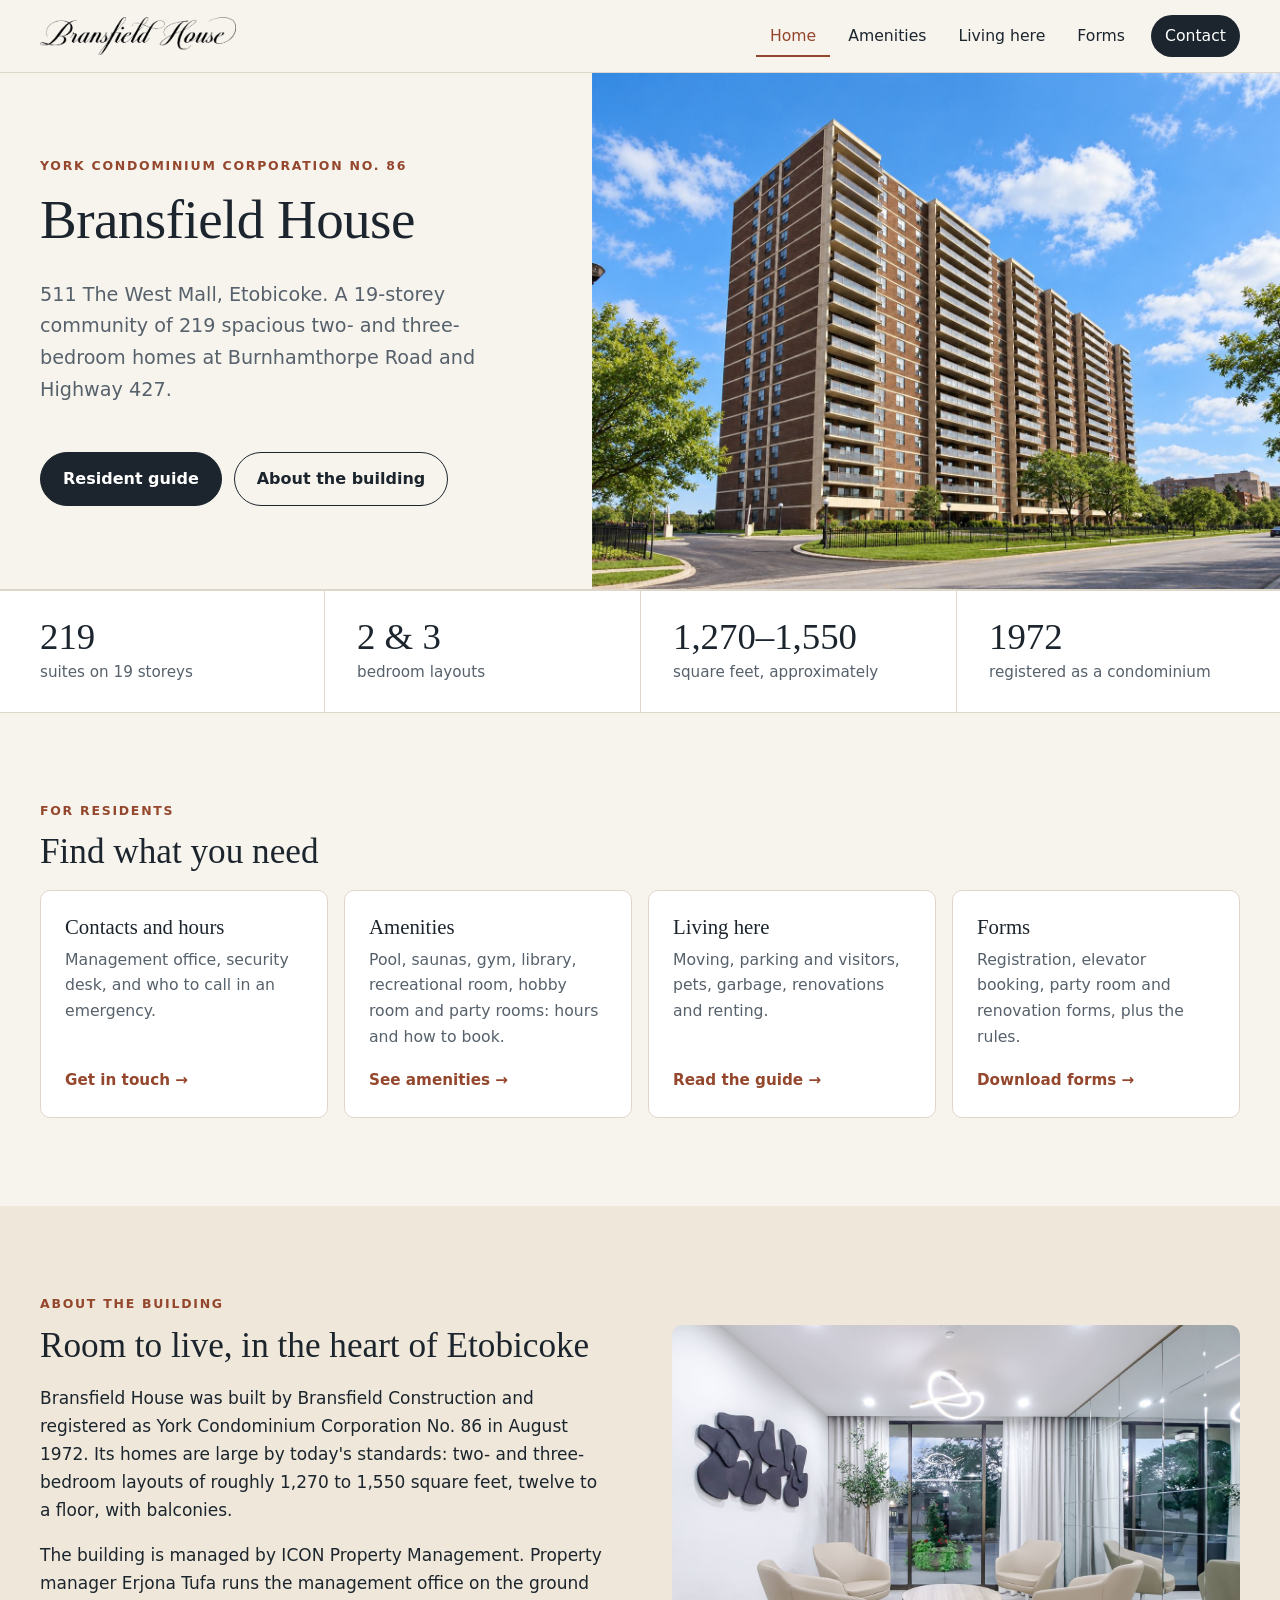
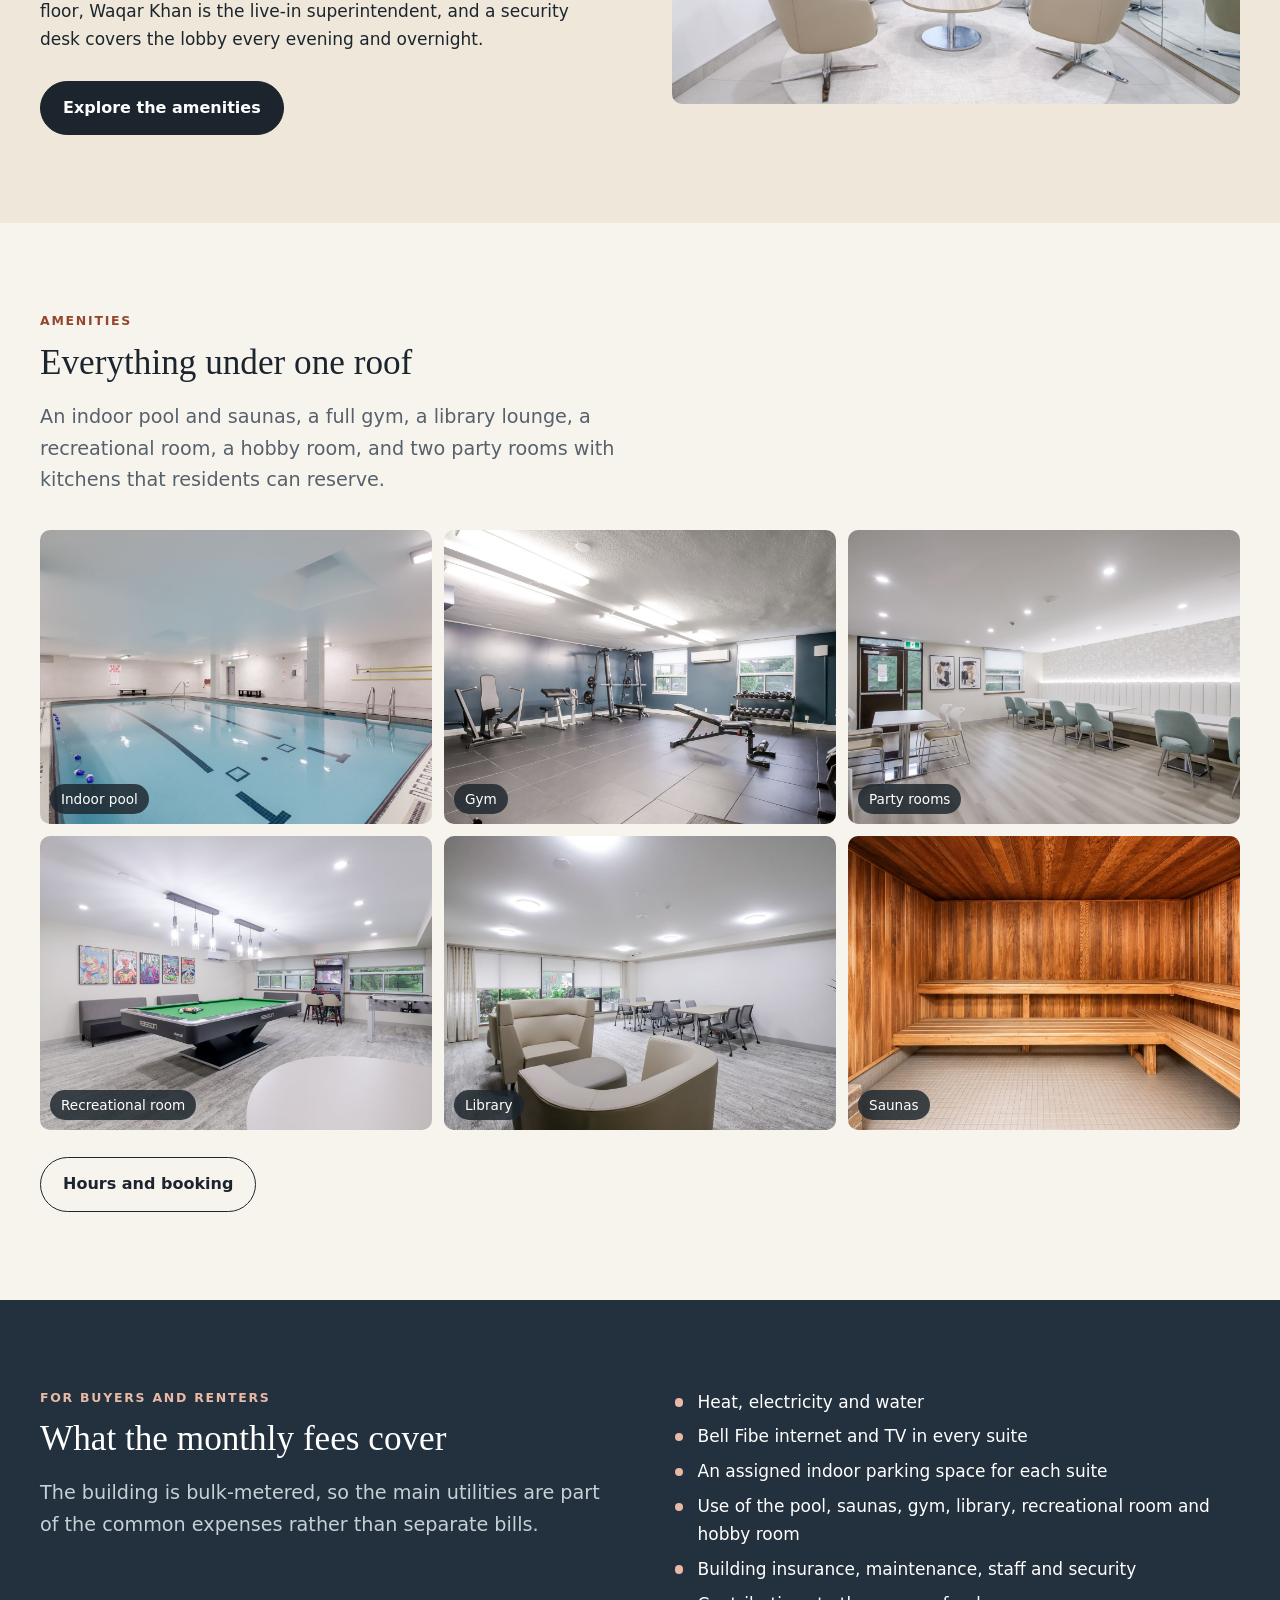
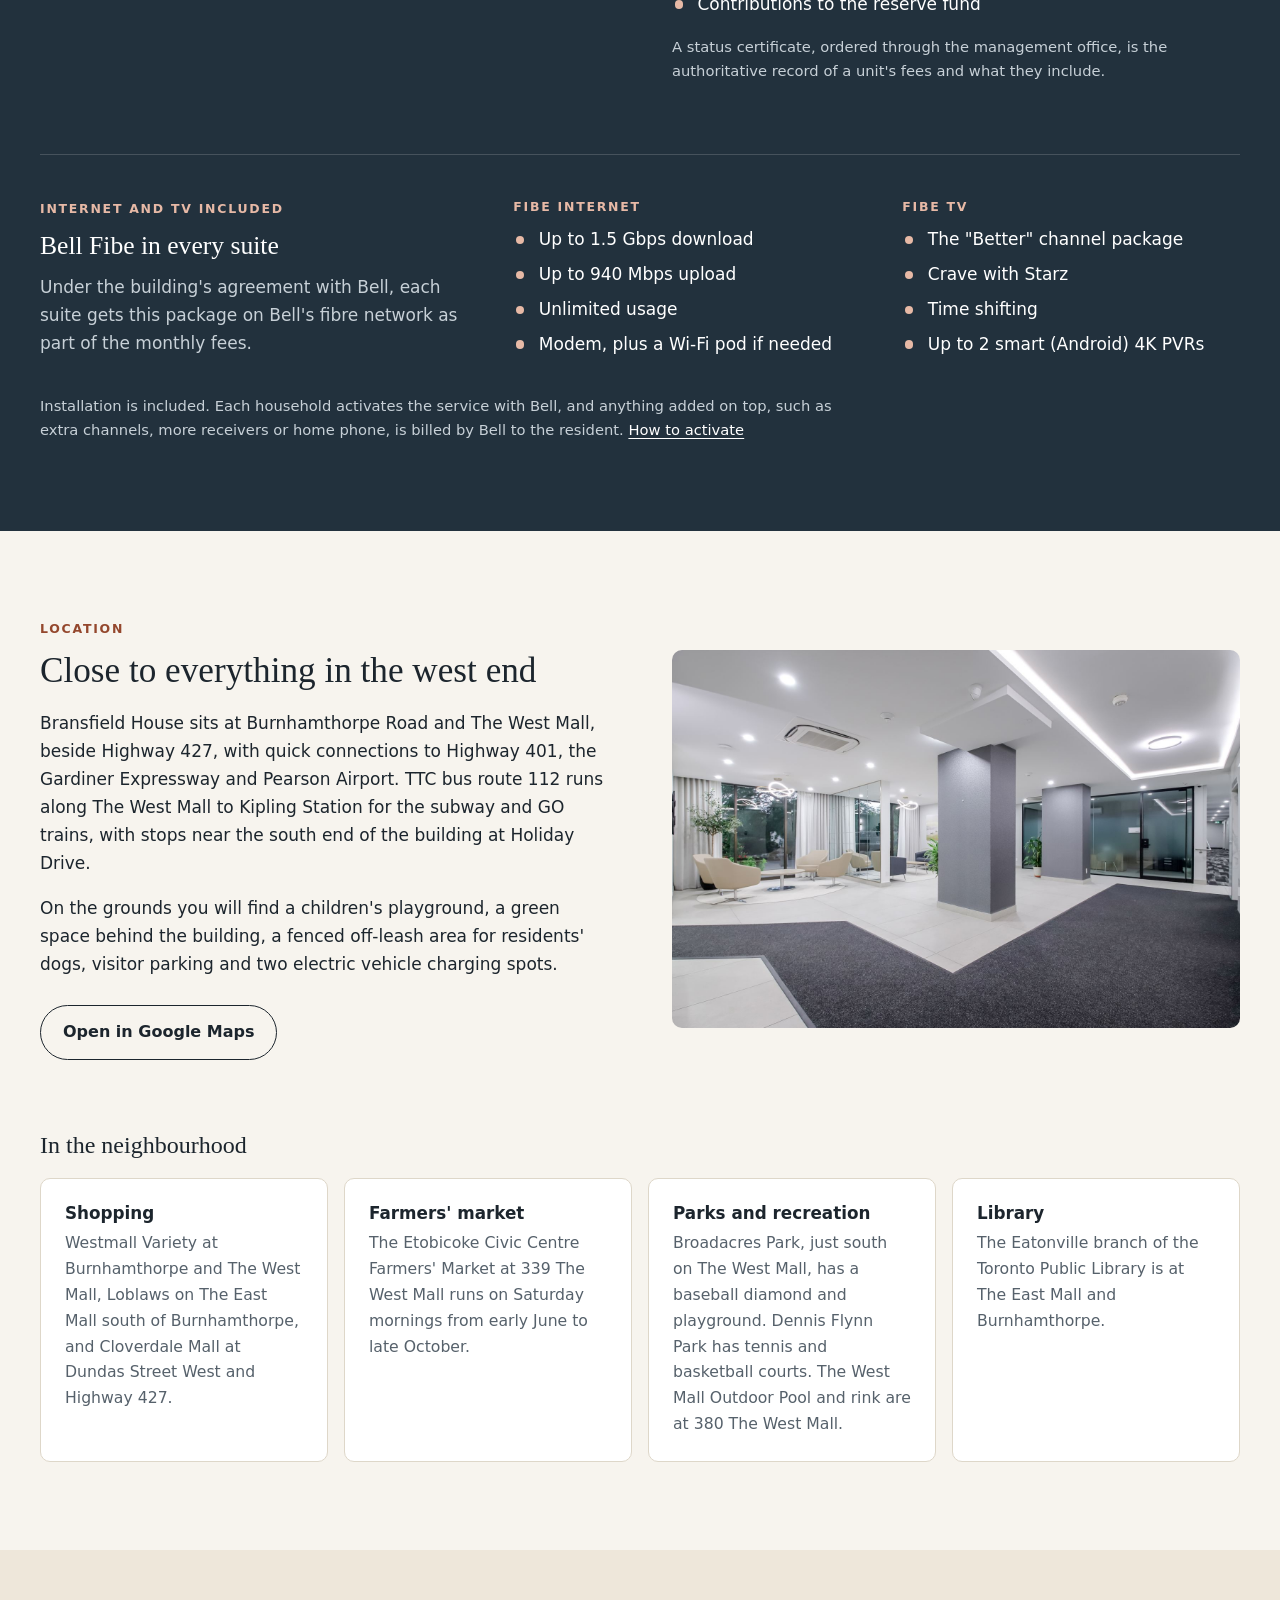
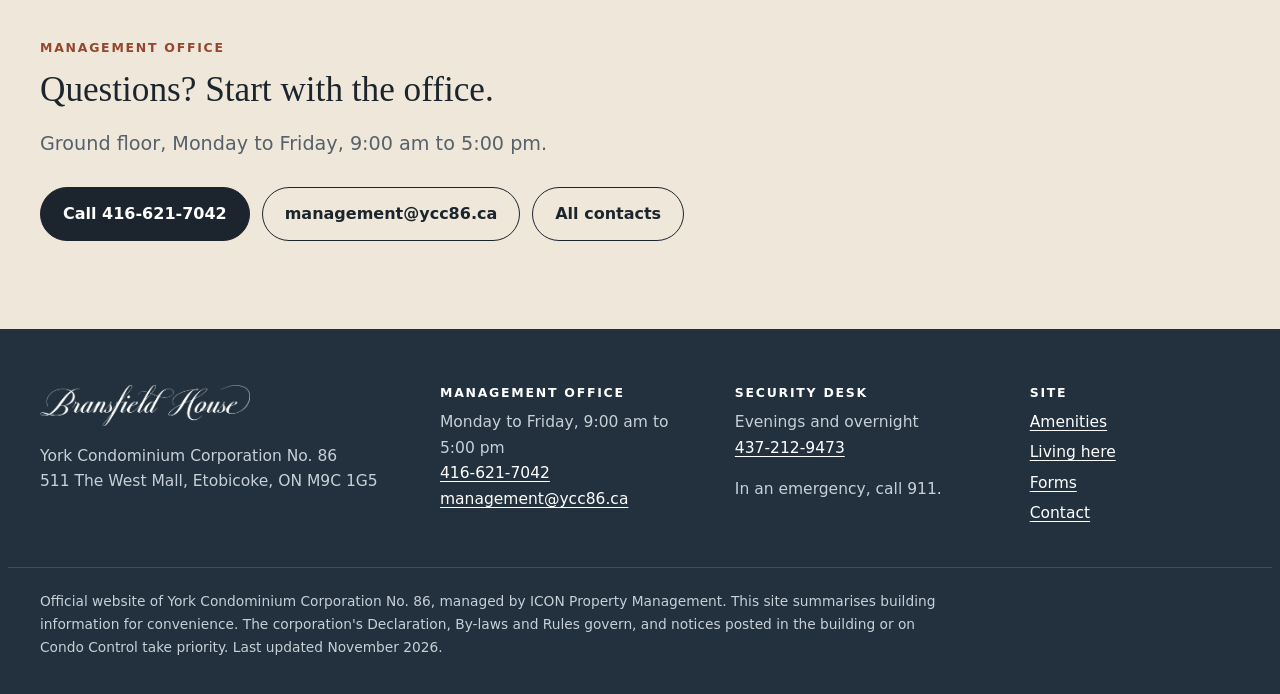
<file: index.html>
<!doctype html>
<html lang="en-CA">
<head>
  <meta charset="utf-8">
  <meta name="viewport" content="width=device-width, initial-scale=1">
  <meta name="robots" content="noindex, nofollow">
  <title>Bransfield House | 511 The West Mall, Etobicoke</title>
  <meta name="description" content="Bransfield House (York Condominium Corporation No. 86) at 511 The West Mall, Etobicoke. Building information, amenities, resident guides, forms and contacts.">
  <link rel="icon" href="img/favicon-32.png" type="image/png" sizes="32x32">
  <link rel="icon" href="img/favicon.png" type="image/png" sizes="64x64">
  <link rel="apple-touch-icon" href="img/apple-touch-icon.png">
  <link rel="stylesheet" href="css/site.css">
</head>
<body>
<a class="skip" href="#main">Skip to content</a>

<header class="site-header">
  <div class="wrap bar">
    <a class="brand" href="index.html" aria-label="Bransfield House home"><img src="img/bransfield-house-logo.png" alt="Bransfield House" width="955" height="185"></a>
    <button class="nav-toggle" type="button" aria-expanded="false" aria-controls="nav">Menu</button>
    <nav id="nav" class="nav" aria-label="Main">
      <a href="index.html" aria-current="page">Home</a>
      <a href="amenities.html">Amenities</a>
      <a href="living-here.html">Living here</a>
      <a href="forms.html">Forms</a>
      <a href="contact.html" class="nav-cta">Contact</a>
    </nav>
  </div>
</header>

<main id="main">

  <section class="hero">
    <div class="hero-text">
      <span class="eyebrow">York Condominium Corporation No. 86</span>
      <h1>Bransfield House</h1>
      <p>511 The West Mall, Etobicoke. A 19-storey community of 219 spacious two- and three-bedroom homes at Burnhamthorpe Road and Highway 427.</p>
      <div class="btn-row">
        <a class="btn" href="living-here.html">Resident guide</a>
        <a class="btn ghost" href="#building">About the building</a>
      </div>
    </div>
    <div class="hero-photo">
      <img src="img/exterior.jpg" alt="Bransfield House, a 19-storey brick condominium tower with balconies, seen from The West Mall" width="1448" height="1086">
    </div>
  </section>

  <ul class="facts" aria-label="The building at a glance">
    <li><b>219</b><span>suites on 19 storeys</span></li>
    <li><b>2 &amp; 3</b><span>bedroom layouts</span></li>
    <li><b>1,270–1,550</b><span>square feet, approximately</span></li>
    <li><b>1972</b><span>registered as a condominium</span></li>
  </ul>

  <section class="section">
    <div class="wrap">
      <span class="eyebrow">For residents</span>
      <h2>Find what you need</h2>
      <ul class="cards">
        <li><a class="card" href="contact.html">
          <h3>Contacts and hours</h3>
          <p>Management office, security desk, and who to call in an emergency.</p>
          <span class="go">Get in touch →</span>
        </a></li>
        <li><a class="card" href="amenities.html">
          <h3>Amenities</h3>
          <p>Pool, saunas, gym, library, recreational room, hobby room and party rooms: hours and how to book.</p>
          <span class="go">See amenities →</span>
        </a></li>
        <li><a class="card" href="living-here.html">
          <h3>Living here</h3>
          <p>Moving, parking and visitors, pets, garbage, renovations and renting.</p>
          <span class="go">Read the guide →</span>
        </a></li>
        <li><a class="card" href="forms.html">
          <h3>Forms</h3>
          <p>Registration, elevator booking, party room and renovation forms, plus the rules.</p>
          <span class="go">Download forms →</span>
        </a></li>
      </ul>
    </div>
  </section>

  <section class="section tint" id="building">
    <div class="wrap">
      <div class="split">
        <div>
          <span class="eyebrow">About the building</span>
          <h2>Room to live, in the heart of Etobicoke</h2>
          <p>Bransfield House was built by Bransfield Construction and registered as York Condominium Corporation No. 86 in August 1972. Its homes are large by today's standards: two- and three-bedroom layouts of roughly 1,270 to 1,550 square feet, twelve to a floor, with balconies.</p>
          <p>The building is managed by ICON Property Management. Property manager Erjona Tufa runs the management office on the ground floor, Waqar Khan is the live-in superintendent, and a security desk covers the lobby every evening and overnight.</p>
          <div class="btn-row">
            <a class="btn" href="amenities.html">Explore the amenities</a>
          </div>
        </div>
        <div class="media">
          <img src="img/lobby-lounge.jpg" alt="Lobby seating area with armchairs beside floor-to-ceiling windows" width="1600" height="1066" loading="lazy">
        </div>
      </div>
    </div>
  </section>

  <section class="section">
    <div class="wrap">
      <span class="eyebrow">Amenities</span>
      <h2>Everything under one roof</h2>
      <p class="lede">An indoor pool and saunas, a full gym, a library lounge, a recreational room, a hobby room, and two party rooms with kitchens that residents can reserve.</p>
      <ul class="gallery" style="margin-top:2em">
        <li><img src="img/pool.jpg" alt="Indoor swimming pool" width="1600" height="1066" loading="lazy"><span>Indoor pool</span></li>
        <li><img src="img/gym.jpg" alt="Gym with weight machines and free weights" width="1600" height="1066" loading="lazy"><span>Gym</span></li>
        <li><img src="img/party-room.jpg" alt="Party room with banquette seating and tables" width="1600" height="1066" loading="lazy"><span>Party rooms</span></li>
        <li><img src="img/billiards.jpg" alt="Recreational room with a pool table and games" width="1600" height="1066" loading="lazy"><span>Recreational room</span></li>
        <li><img src="img/library.jpg" alt="Library lounge with armchairs and tables" width="1600" height="1066" loading="lazy"><span>Library</span></li>
        <li><img src="img/sauna.jpg" alt="Cedar sauna" width="1448" height="1086" loading="lazy"><span>Saunas</span></li>
      </ul>
      <div class="btn-row">
        <a class="btn ghost" href="amenities.html">Hours and booking</a>
      </div>
    </div>
  </section>

  <section class="section dark">
    <div class="wrap">
      <div class="split top">
        <div>
          <span class="eyebrow">For buyers and renters</span>
          <h2>What the monthly fees cover</h2>
          <p class="lede">The building is bulk-metered, so the main utilities are part of the common expenses rather than separate bills.</p>
        </div>
        <div>
          <ul class="ticks">
            <li>Heat, electricity and water</li>
            <li>Bell Fibe internet and TV in every suite</li>
            <li>An assigned indoor parking space for each suite</li>
            <li>Use of the pool, saunas, gym, library, recreational room and hobby room</li>
            <li>Building insurance, maintenance, staff and security</li>
            <li>Contributions to the reserve fund</li>
          </ul>
          <p class="small" style="color:var(--slate-soft)">A status certificate, ordered through the management office, is the authoritative record of a unit's fees and what they include.</p>
        </div>
      </div>
      <div class="incl">
        <div>
          <span class="eyebrow">Internet and TV included</span>
          <h3>Bell Fibe in every suite</h3>
          <p>Under the building's agreement with Bell, each suite gets this package on Bell's fibre network as part of the monthly fees.</p>
        </div>
        <div>
          <h4>Fibe Internet</h4>
          <ul class="ticks">
            <li>Up to 1.5 Gbps download</li>
            <li>Up to 940 Mbps upload</li>
            <li>Unlimited usage</li>
            <li>Modem, plus a Wi-Fi pod if needed</li>
          </ul>
        </div>
        <div>
          <h4>Fibe TV</h4>
          <ul class="ticks">
            <li>The "Better" channel package</li>
            <li>Crave with Starz</li>
            <li>Time shifting</li>
            <li>Up to 2 smart (Android) 4K PVRs</li>
          </ul>
        </div>
      </div>
      <p class="small incl-note">Installation is included. Each household activates the service with Bell, and anything added on top, such as extra channels, more receivers or home phone, is billed by Bell to the resident. <a href="living-here.html#internet">How to activate</a></p>
    </div>
  </section>

  <section class="section">
    <div class="wrap">
      <div class="split flip">
        <div class="media">
          <img src="img/lobby.jpg" alt="The renovated main lobby" width="1600" height="1066" loading="lazy">
        </div>
        <div>
          <span class="eyebrow">Location</span>
          <h2>Close to everything in the west end</h2>
          <p>Bransfield House sits at Burnhamthorpe Road and The West Mall, beside Highway 427, with quick connections to Highway 401, the Gardiner Expressway and Pearson Airport. TTC bus route 112 runs along The West Mall to Kipling Station for the subway and GO trains, with stops near the south end of the building at Holiday Drive.</p>
          <p>On the grounds you will find a children's playground, a green space behind the building, a fenced off-leash area for residents' dogs, visitor parking and two electric vehicle charging spots.</p>
          <div class="btn-row">
            <a class="btn ghost" href="https://www.google.com/maps/search/?api=1&amp;query=511+The+West+Mall+Etobicoke+ON" rel="noopener">Open in Google Maps</a>
          </div>
        </div>
      </div>
      <div class="near" id="neighbourhood">
        <h3>In the neighbourhood</h3>
        <ul class="cards">
          <li><div class="card">
            <h4>Shopping</h4>
            <p>Westmall Variety at Burnhamthorpe and The West Mall, Loblaws on The East Mall south of Burnhamthorpe, and Cloverdale Mall at Dundas Street West and Highway 427.</p>
          </div></li>
          <li><div class="card">
            <h4>Farmers' market</h4>
            <p>The Etobicoke Civic Centre Farmers' Market at 339 The West Mall runs on Saturday mornings from early June to late October.</p>
          </div></li>
          <li><div class="card">
            <h4>Parks and recreation</h4>
            <p>Broadacres Park, just south on The West Mall, has a baseball diamond and playground. Dennis Flynn Park has tennis and basketball courts. The West Mall Outdoor Pool and rink are at 380 The West Mall.</p>
          </div></li>
          <li><div class="card">
            <h4>Library</h4>
            <p>The Eatonville branch of the Toronto Public Library is at The East Mall and Burnhamthorpe.</p>
          </div></li>
        </ul>
      </div>
    </div>
  </section>

  <section class="section tint">
    <div class="wrap">
      <span class="eyebrow">Management office</span>
      <h2>Questions? Start with the office.</h2>
      <p class="lede">Ground floor, Monday to Friday, 9:00 am to 5:00 pm.</p>
      <div class="btn-row">
        <a class="btn" href="tel:+14166217042">Call 416-621-7042</a>
        <a class="btn ghost" href="mailto:management@ycc86.ca">management@ycc86.ca</a>
        <a class="btn ghost" href="contact.html">All contacts</a>
      </div>
    </div>
  </section>

</main>

<footer class="site-footer">
  <div class="wrap foot">
    <div>
      <img class="foot-logo" src="img/bransfield-house-logo.png" alt="Bransfield House" width="955" height="185" loading="lazy">
      <p>York Condominium Corporation No. 86<br>511 The West Mall, Etobicoke, ON M9C 1G5</p>
    </div>
    <div>
      <h2>Management office</h2>
      <p>Monday to Friday, 9:00 am to 5:00 pm<br><a href="tel:+14166217042">416-621-7042</a><br><a href="mailto:management@ycc86.ca">management@ycc86.ca</a></p>
    </div>
    <div>
      <h2>Security desk</h2>
      <p>Evenings and overnight<br><a href="tel:+14372129473">437-212-9473</a></p>
      <p>In an emergency, call 911.</p>
    </div>
    <div>
      <h2>Site</h2>
      <ul>
        <li><a href="amenities.html">Amenities</a></li>
        <li><a href="living-here.html">Living here</a></li>
        <li><a href="forms.html">Forms</a></li>
        <li><a href="contact.html">Contact</a></li>
      </ul>
    </div>
  </div>
  <div class="wrap fine">
    <p>Official website of York Condominium Corporation No. 86, managed by ICON Property Management. This site summarises building information for convenience. The corporation's Declaration, By-laws and Rules govern, and notices posted in the building or on Condo Control take priority. Last updated November 2026.</p>
  </div>
</footer>

<script src="js/site.js"></script>
</body>
</html>
</file>
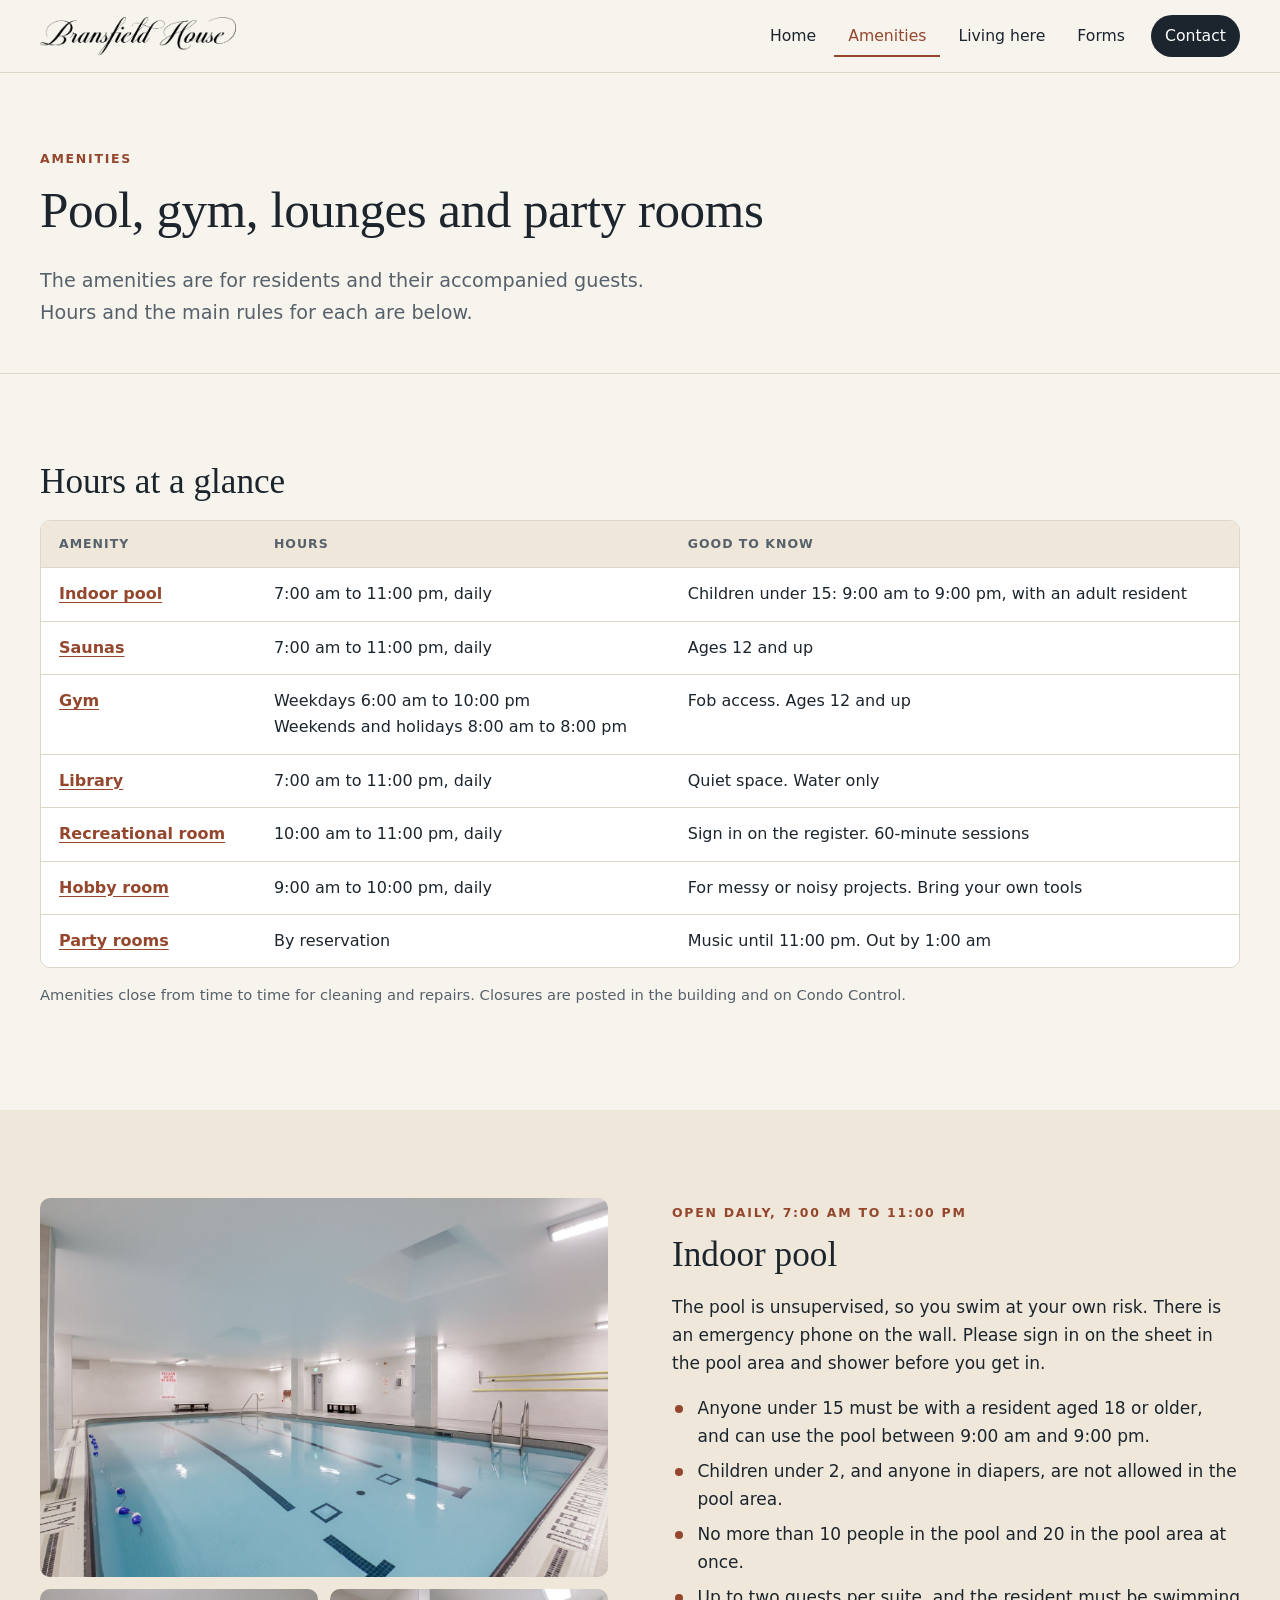
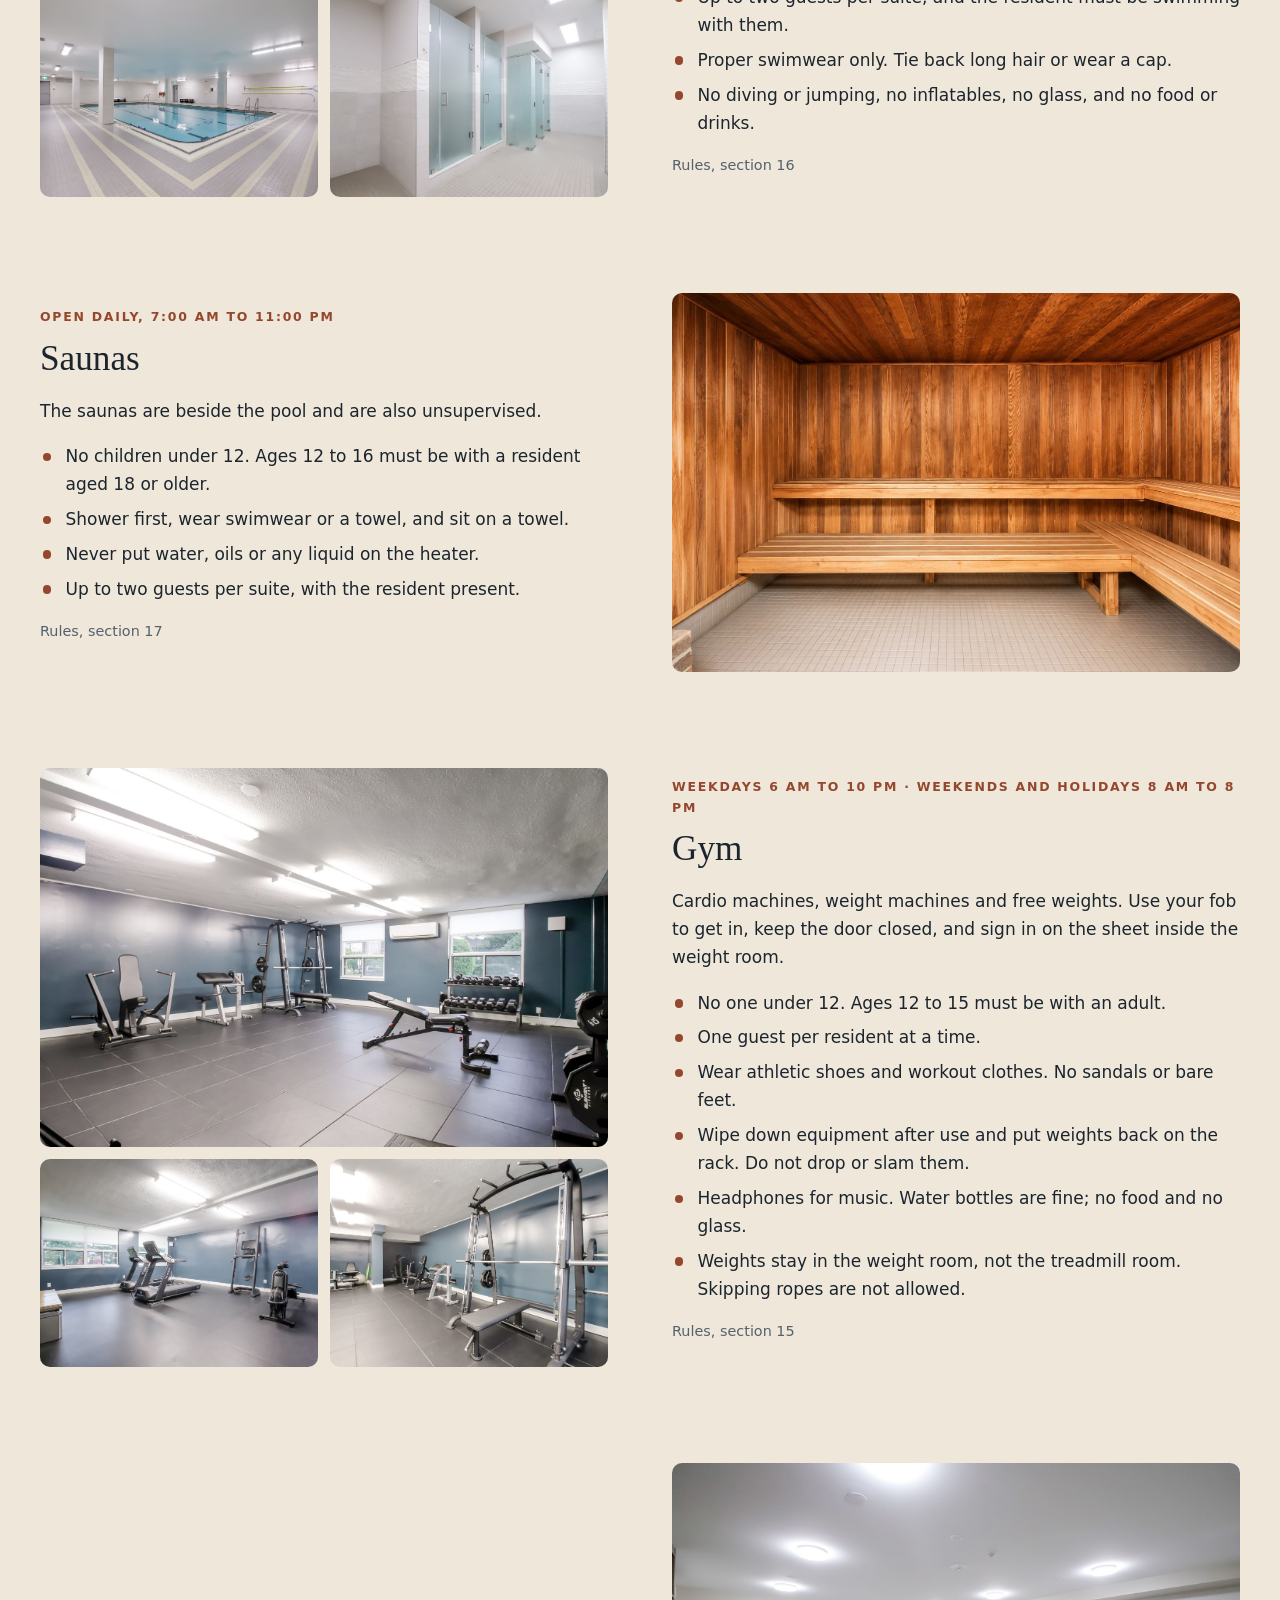
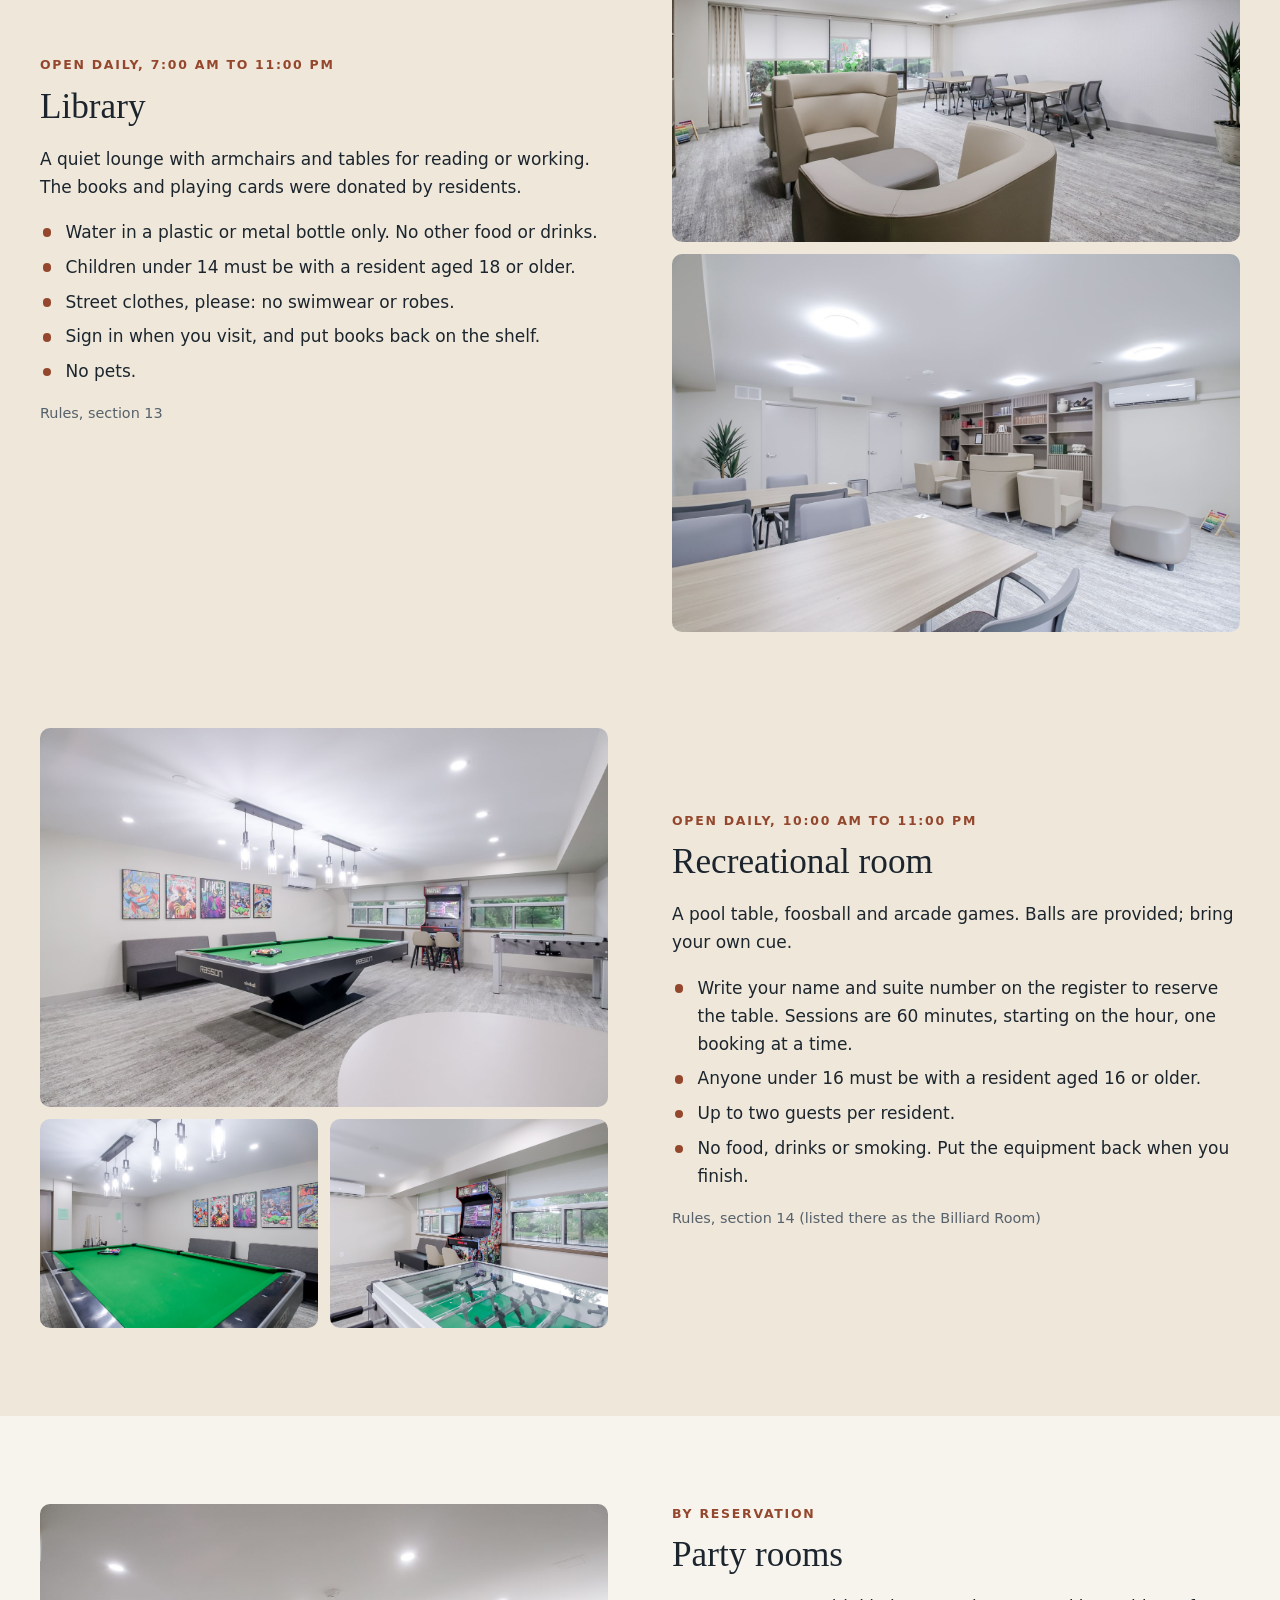
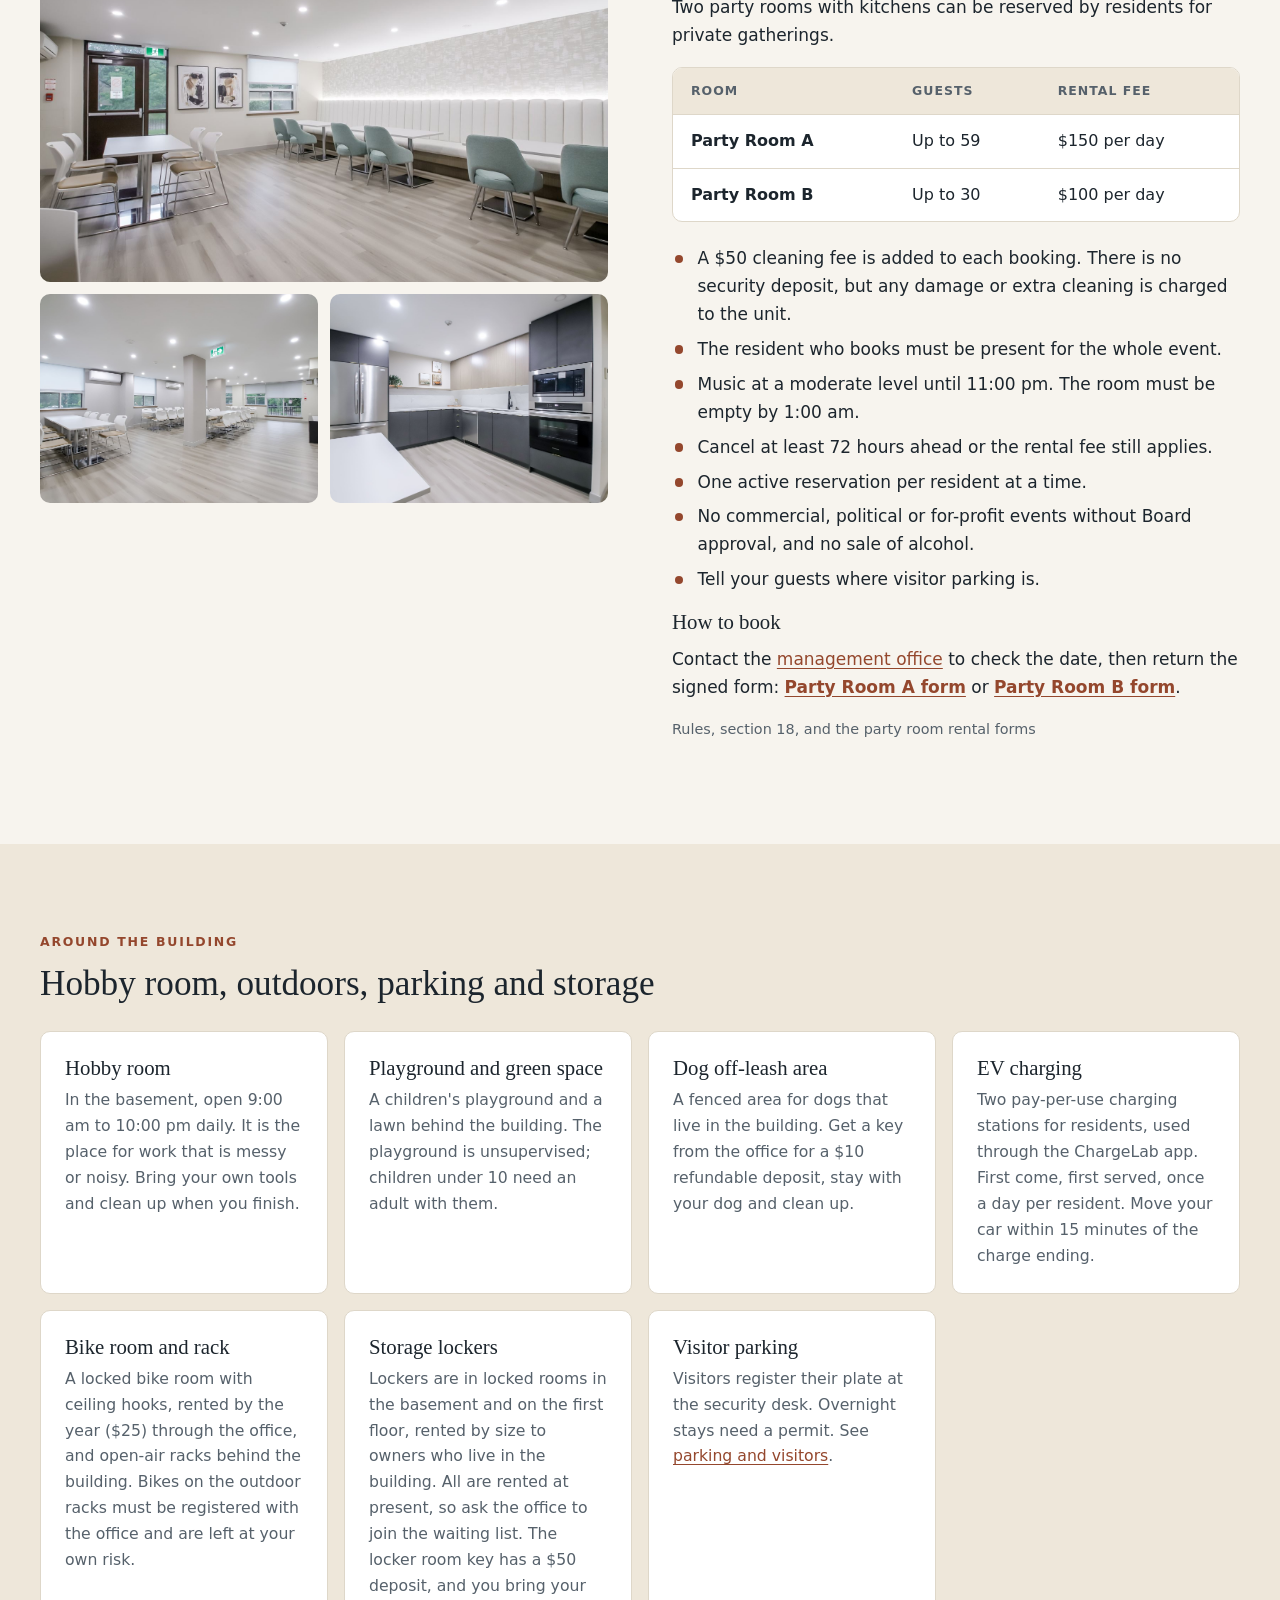
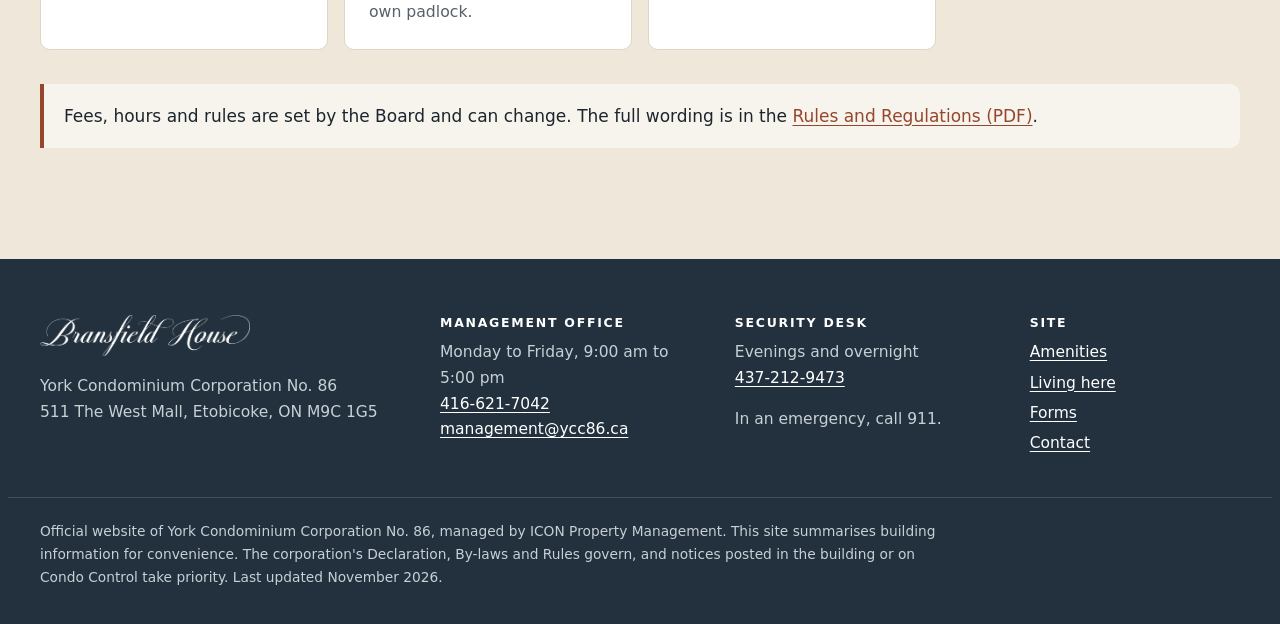
<file: amenities.html>
<!doctype html>
<html lang="en-CA">
<head>
  <meta charset="utf-8">
  <meta name="viewport" content="width=device-width, initial-scale=1">
  <meta name="robots" content="noindex, nofollow">
  <title>Amenities | Bransfield House</title>
  <meta name="description" content="Amenities at Bransfield House, 511 The West Mall: indoor pool, saunas, gym, library, recreational room, hobby room and party rooms, with hours, rules and how to book.">
  <link rel="icon" href="img/favicon-32.png" type="image/png" sizes="32x32">
  <link rel="icon" href="img/favicon.png" type="image/png" sizes="64x64">
  <link rel="apple-touch-icon" href="img/apple-touch-icon.png">
  <link rel="stylesheet" href="css/site.css">
</head>
<body>
<a class="skip" href="#main">Skip to content</a>

<header class="site-header">
  <div class="wrap bar">
    <a class="brand" href="index.html" aria-label="Bransfield House home"><img src="img/bransfield-house-logo.png" alt="Bransfield House" width="955" height="185"></a>
    <button class="nav-toggle" type="button" aria-expanded="false" aria-controls="nav">Menu</button>
    <nav id="nav" class="nav" aria-label="Main">
      <a href="index.html">Home</a>
      <a href="amenities.html" aria-current="page">Amenities</a>
      <a href="living-here.html">Living here</a>
      <a href="forms.html">Forms</a>
      <a href="contact.html" class="nav-cta">Contact</a>
    </nav>
  </div>
</header>

<main id="main">

  <div class="page-head">
    <div class="wrap">
      <span class="eyebrow">Amenities</span>
      <h1>Pool, gym, lounges and party rooms</h1>
      <p class="lede">The amenities are for residents and their accompanied guests. Hours and the main rules for each are below.</p>
    </div>
  </div>

  <section class="section">
    <div class="wrap">
      <h2>Hours at a glance</h2>
      <div class="table-scroll">
        <table>
          <thead>
            <tr><th scope="col">Amenity</th><th scope="col">Hours</th><th scope="col">Good to know</th></tr>
          </thead>
          <tbody>
            <tr><th scope="row"><a href="#pool">Indoor pool</a></th><td>7:00 am to 11:00 pm, daily</td><td>Children under 15: 9:00 am to 9:00 pm, with an adult resident</td></tr>
            <tr><th scope="row"><a href="#saunas">Saunas</a></th><td>7:00 am to 11:00 pm, daily</td><td>Ages 12 and up</td></tr>
            <tr><th scope="row"><a href="#gym">Gym</a></th><td>Weekdays 6:00 am to 10:00 pm<br>Weekends and holidays 8:00 am to 8:00 pm</td><td>Fob access. Ages 12 and up</td></tr>
            <tr><th scope="row"><a href="#library">Library</a></th><td>7:00 am to 11:00 pm, daily</td><td>Quiet space. Water only</td></tr>
            <tr><th scope="row"><a href="#recreational-room">Recreational room</a></th><td>10:00 am to 11:00 pm, daily</td><td>Sign in on the register. 60-minute sessions</td></tr>
            <tr><th scope="row"><a href="#hobby-room">Hobby room</a></th><td>9:00 am to 10:00 pm, daily</td><td>For messy or noisy projects. Bring your own tools</td></tr>
            <tr><th scope="row"><a href="#party-rooms">Party rooms</a></th><td>By reservation</td><td>Music until 11:00 pm. Out by 1:00 am</td></tr>
          </tbody>
        </table>
      </div>
      <p class="small muted" style="margin-top:1em">Amenities close from time to time for cleaning and repairs. Closures are posted in the building and on Condo Control.</p>
    </div>
  </section>

  <section class="section tint">
    <div class="wrap">

      <div class="split" id="pool">
        <div class="media pair">
          <img src="img/pool.jpg" alt="Indoor swimming pool with lane markings" width="1600" height="1066" loading="lazy">
          <img src="img/pool-2.jpg" alt="Pool deck and steps into the pool" width="1600" height="1066" loading="lazy">
          <img src="img/change-room.jpg" alt="Change room with showers" width="1600" height="1066" loading="lazy">
        </div>
        <div>
          <span class="eyebrow">Open daily, 7:00 am to 11:00 pm</span>
          <h2>Indoor pool</h2>
          <p>The pool is unsupervised, so you swim at your own risk. There is an emergency phone on the wall. Please sign in on the sheet in the pool area and shower before you get in.</p>
          <ul class="ticks">
            <li>Anyone under 15 must be with a resident aged 18 or older, and can use the pool between 9:00 am and 9:00 pm.</li>
            <li>Children under 2, and anyone in diapers, are not allowed in the pool area.</li>
            <li>No more than 10 people in the pool and 20 in the pool area at once.</li>
            <li>Up to two guests per suite, and the resident must be swimming with them.</li>
            <li>Proper swimwear only. Tie back long hair or wear a cap.</li>
            <li>No diving or jumping, no inflatables, no glass, and no food or drinks.</li>
          </ul>
          <p class="rule-ref">Rules, section 16</p>
        </div>
      </div>

      <div class="split flip" id="saunas">
        <div class="media">
          <img src="img/sauna.jpg" alt="Cedar-lined sauna with two tiers of benches" width="1448" height="1086" loading="lazy">
        </div>
        <div>
          <span class="eyebrow">Open daily, 7:00 am to 11:00 pm</span>
          <h2>Saunas</h2>
          <p>The saunas are beside the pool and are also unsupervised.</p>
          <ul class="ticks">
            <li>No children under 12. Ages 12 to 16 must be with a resident aged 18 or older.</li>
            <li>Shower first, wear swimwear or a towel, and sit on a towel.</li>
            <li>Never put water, oils or any liquid on the heater.</li>
            <li>Up to two guests per suite, with the resident present.</li>
          </ul>
          <p class="rule-ref">Rules, section 17</p>
        </div>
      </div>

      <div class="split" id="gym">
        <div class="media pair">
          <img src="img/gym.jpg" alt="Gym with weight machines, benches and free weights" width="1600" height="1066" loading="lazy">
          <img src="img/gym-2.jpg" alt="Treadmills and cardio machines in the gym" width="1600" height="1067" loading="lazy">
          <img src="img/gym-3.jpg" alt="Squat rack, bench and dumbbells in the gym" width="1600" height="1066" loading="lazy">
        </div>
        <div>
          <span class="eyebrow">Weekdays 6 am to 10 pm · Weekends and holidays 8 am to 8 pm</span>
          <h2>Gym</h2>
          <p>Cardio machines, weight machines and free weights. Use your fob to get in, keep the door closed, and sign in on the sheet inside the weight room.</p>
          <ul class="ticks">
            <li>No one under 12. Ages 12 to 15 must be with an adult.</li>
            <li>One guest per resident at a time.</li>
            <li>Wear athletic shoes and workout clothes. No sandals or bare feet.</li>
            <li>Wipe down equipment after use and put weights back on the rack. Do not drop or slam them.</li>
            <li>Headphones for music. Water bottles are fine; no food and no glass.</li>
            <li>Weights stay in the weight room, not the treadmill room. Skipping ropes are not allowed.</li>
          </ul>
          <p class="rule-ref">Rules, section 15</p>
        </div>
      </div>

      <div class="split flip" id="library">
        <div class="media pair">
          <img src="img/library.jpg" alt="Library lounge with armchairs and work tables" width="1600" height="1066" loading="lazy">
          <img src="img/library-2.jpg" alt="Library bookshelves and seating" width="1600" height="1066" loading="lazy">
        </div>
        <div>
          <span class="eyebrow">Open daily, 7:00 am to 11:00 pm</span>
          <h2>Library</h2>
          <p>A quiet lounge with armchairs and tables for reading or working. The books and playing cards were donated by residents.</p>
          <ul class="ticks">
            <li>Water in a plastic or metal bottle only. No other food or drinks.</li>
            <li>Children under 14 must be with a resident aged 18 or older.</li>
            <li>Street clothes, please: no swimwear or robes.</li>
            <li>Sign in when you visit, and put books back on the shelf.</li>
            <li>No pets.</li>
          </ul>
          <p class="rule-ref">Rules, section 13</p>
        </div>
      </div>

      <div class="split" id="recreational-room">
        <div class="media pair">
          <img src="img/billiards.jpg" alt="Recreational room with a pool table" width="1600" height="1066" loading="lazy">
          <img src="img/billiards-2.jpg" alt="Pool table with cues and seating" width="1600" height="1066" loading="lazy">
          <img src="img/billiards-3.jpg" alt="Foosball table and arcade machine in the recreational room" width="1600" height="1066" loading="lazy">
        </div>
        <div>
          <span class="eyebrow">Open daily, 10:00 am to 11:00 pm</span>
          <h2>Recreational room</h2>
          <p>A pool table, foosball and arcade games. Balls are provided; bring your own cue.</p>
          <ul class="ticks">
            <li>Write your name and suite number on the register to reserve the table. Sessions are 60 minutes, starting on the hour, one booking at a time.</li>
            <li>Anyone under 16 must be with a resident aged 16 or older.</li>
            <li>Up to two guests per resident.</li>
            <li>No food, drinks or smoking. Put the equipment back when you finish.</li>
          </ul>
          <p class="rule-ref">Rules, section 14 (listed there as the Billiard Room)</p>
        </div>
      </div>

    </div>
  </section>

  <section class="section" id="party-rooms">
    <div class="wrap">
      <div class="split top">
        <div class="media pair">
          <img src="img/party-room.jpg" alt="Party room with banquette seating, tables and chairs" width="1600" height="1066" loading="lazy">
          <img src="img/party-room-2.jpg" alt="Party room set with tables and chairs" width="1600" height="1066" loading="lazy">
          <img src="img/party-kitchen.jpg" alt="Party room kitchen with fridge, ovens and counter" width="1600" height="1066" loading="lazy">
        </div>
        <div>
          <span class="eyebrow">By reservation</span>
          <h2>Party rooms</h2>
          <p>Two party rooms with kitchens can be reserved by residents for private gatherings.</p>
          <div class="table-scroll" style="margin-bottom:1.3em">
            <table>
              <thead><tr><th scope="col">Room</th><th scope="col">Guests</th><th scope="col">Rental fee</th></tr></thead>
              <tbody>
                <tr><th scope="row">Party Room A</th><td>Up to 59</td><td>$150 per day</td></tr>
                <tr><th scope="row">Party Room B</th><td>Up to 30</td><td>$100 per day</td></tr>
              </tbody>
            </table>
          </div>
          <ul class="ticks">
            <li>A $50 cleaning fee is added to each booking. There is no security deposit, but any damage or extra cleaning is charged to the unit.</li>
            <li>The resident who books must be present for the whole event.</li>
            <li>Music at a moderate level until 11:00 pm. The room must be empty by 1:00 am.</li>
            <li>Cancel at least 72 hours ahead or the rental fee still applies.</li>
            <li>One active reservation per resident at a time.</li>
            <li>No commercial, political or for-profit events without Board approval, and no sale of alcohol.</li>
            <li>Tell your guests where visitor parking is.</li>
          </ul>
          <h3>How to book</h3>
          <p>Contact the <a href="contact.html">management office</a> to check the date, then return the signed form: <a class="doc-link" href="docs/party-room-a-reservation-form.pdf">Party Room A form</a> or <a class="doc-link" href="docs/party-room-b-reservation-form.pdf">Party Room B form</a>.</p>
          <p class="rule-ref">Rules, section 18, and the party room rental forms</p>
        </div>
      </div>
    </div>
  </section>

  <section class="section tint">
    <div class="wrap">
      <span class="eyebrow">Around the building</span>
      <h2>Hobby room, outdoors, parking and storage</h2>
      <ul class="cards" style="margin-top:1.6em">
        <li id="hobby-room"><div class="card">
          <h3>Hobby room</h3>
          <p>In the basement, open 9:00 am to 10:00 pm daily. It is the place for work that is messy or noisy. Bring your own tools and clean up when you finish.</p>
        </div></li>
        <li><div class="card">
          <h3>Playground and green space</h3>
          <p>A children's playground and a lawn behind the building. The playground is unsupervised; children under 10 need an adult with them.</p>
        </div></li>
        <li><div class="card">
          <h3>Dog off-leash area</h3>
          <p>A fenced area for dogs that live in the building. Get a key from the office for a $10 refundable deposit, stay with your dog and clean up.</p>
        </div></li>
        <li><div class="card">
          <h3>EV charging</h3>
          <p>Two pay-per-use charging stations for residents, used through the ChargeLab app. First come, first served, once a day per resident. Move your car within 15 minutes of the charge ending.</p>
        </div></li>
        <li><div class="card">
          <h3>Bike room and rack</h3>
          <p>A locked bike room with ceiling hooks, rented by the year ($25) through the office, and open-air racks behind the building. Bikes on the outdoor racks must be registered with the office and are left at your own risk.</p>
        </div></li>
        <li><div class="card">
          <h3>Storage lockers</h3>
          <p>Lockers are in locked rooms in the basement and on the first floor, rented by size to owners who live in the building. All are rented at present, so ask the office to join the waiting list. The locker room key has a $50 deposit, and you bring your own padlock.</p>
        </div></li>
        <li><div class="card">
          <h3>Visitor parking</h3>
          <p>Visitors register their plate at the security desk. Overnight stays need a permit. See <a href="living-here.html#parking">parking and visitors</a>.</p>
        </div></li>
      </ul>
      <div class="callout" style="margin-top:2em">
        <p>Fees, hours and rules are set by the Board and can change. The full wording is in the <a href="docs/ycc86-rules-and-regulations.pdf">Rules and Regulations (PDF)</a>.</p>
      </div>
    </div>
  </section>

</main>

<footer class="site-footer">
  <div class="wrap foot">
    <div>
      <img class="foot-logo" src="img/bransfield-house-logo.png" alt="Bransfield House" width="955" height="185" loading="lazy">
      <p>York Condominium Corporation No. 86<br>511 The West Mall, Etobicoke, ON M9C 1G5</p>
    </div>
    <div>
      <h2>Management office</h2>
      <p>Monday to Friday, 9:00 am to 5:00 pm<br><a href="tel:+14166217042">416-621-7042</a><br><a href="mailto:management@ycc86.ca">management@ycc86.ca</a></p>
    </div>
    <div>
      <h2>Security desk</h2>
      <p>Evenings and overnight<br><a href="tel:+14372129473">437-212-9473</a></p>
      <p>In an emergency, call 911.</p>
    </div>
    <div>
      <h2>Site</h2>
      <ul>
        <li><a href="amenities.html">Amenities</a></li>
        <li><a href="living-here.html">Living here</a></li>
        <li><a href="forms.html">Forms</a></li>
        <li><a href="contact.html">Contact</a></li>
      </ul>
    </div>
  </div>
  <div class="wrap fine">
    <p>Official website of York Condominium Corporation No. 86, managed by ICON Property Management. This site summarises building information for convenience. The corporation's Declaration, By-laws and Rules govern, and notices posted in the building or on Condo Control take priority. Last updated November 2026.</p>
  </div>
</footer>

<script src="js/site.js"></script>
</body>
</html>
</file>
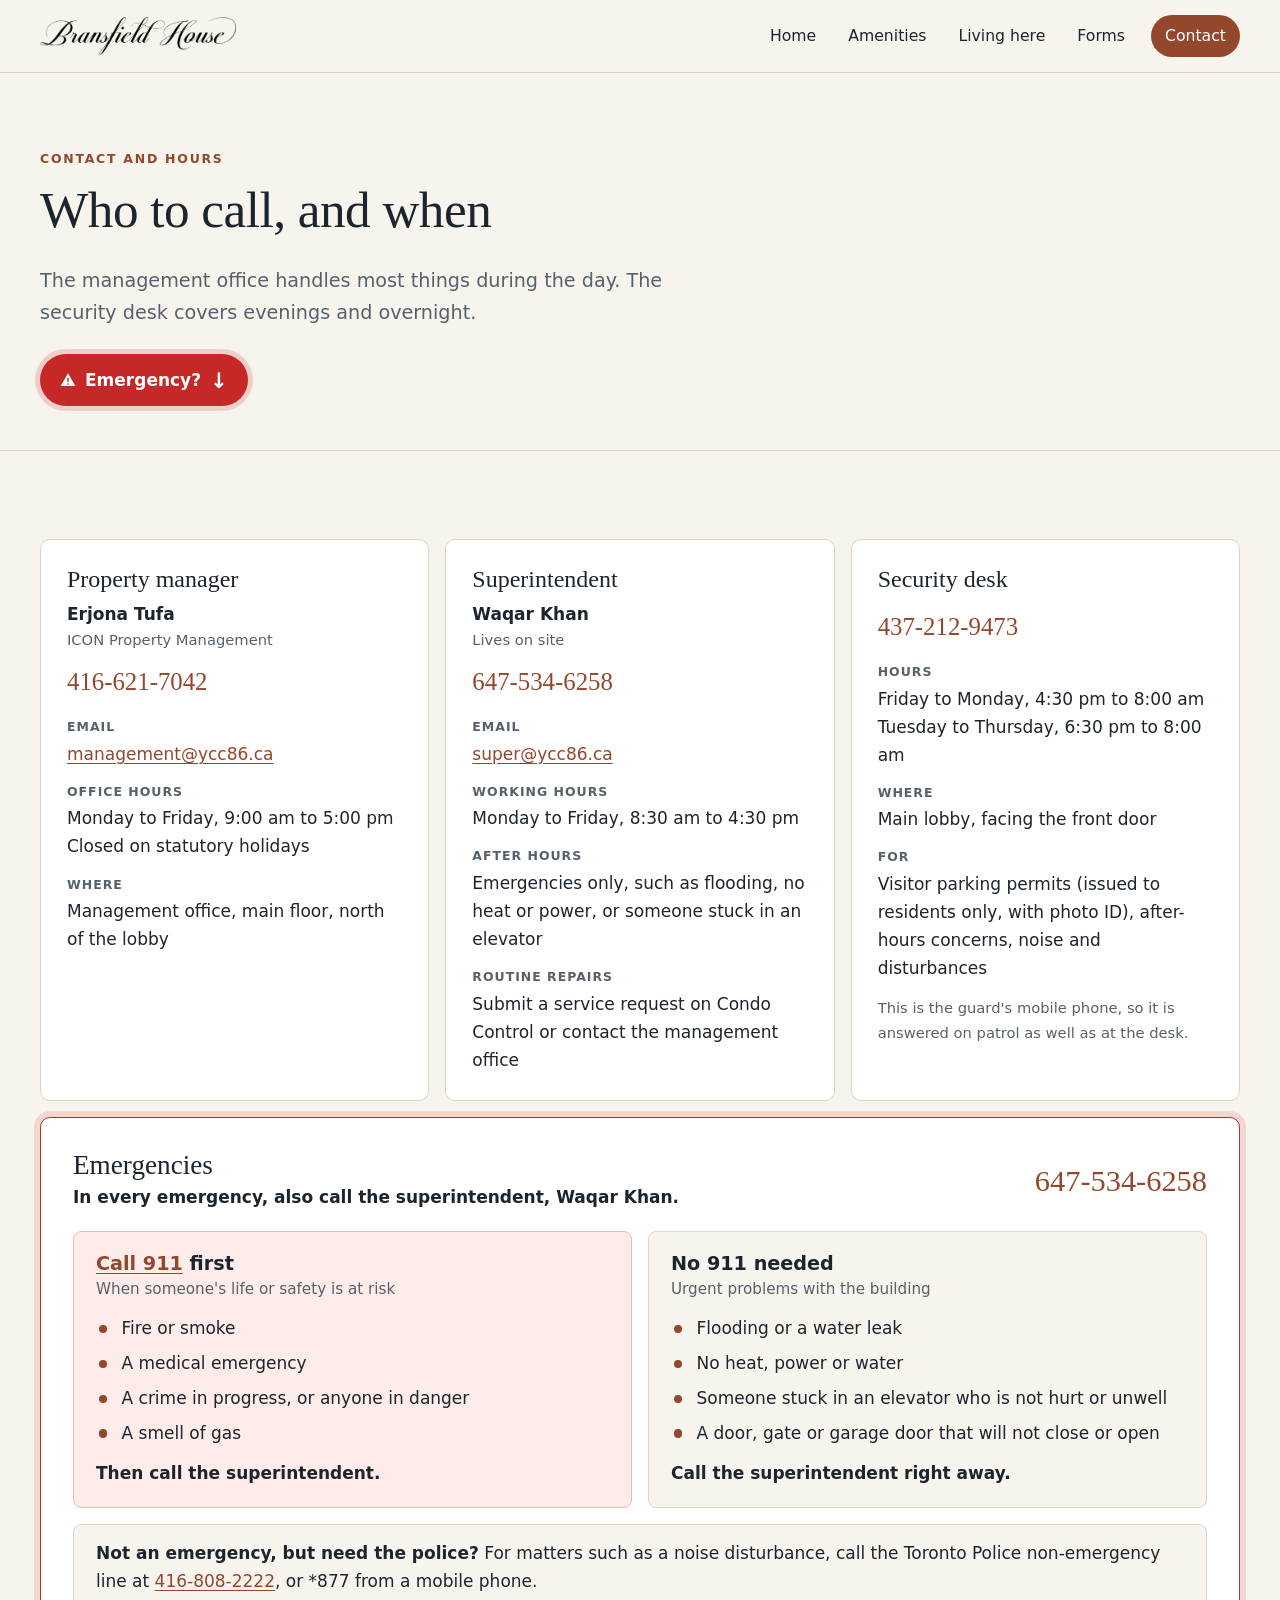
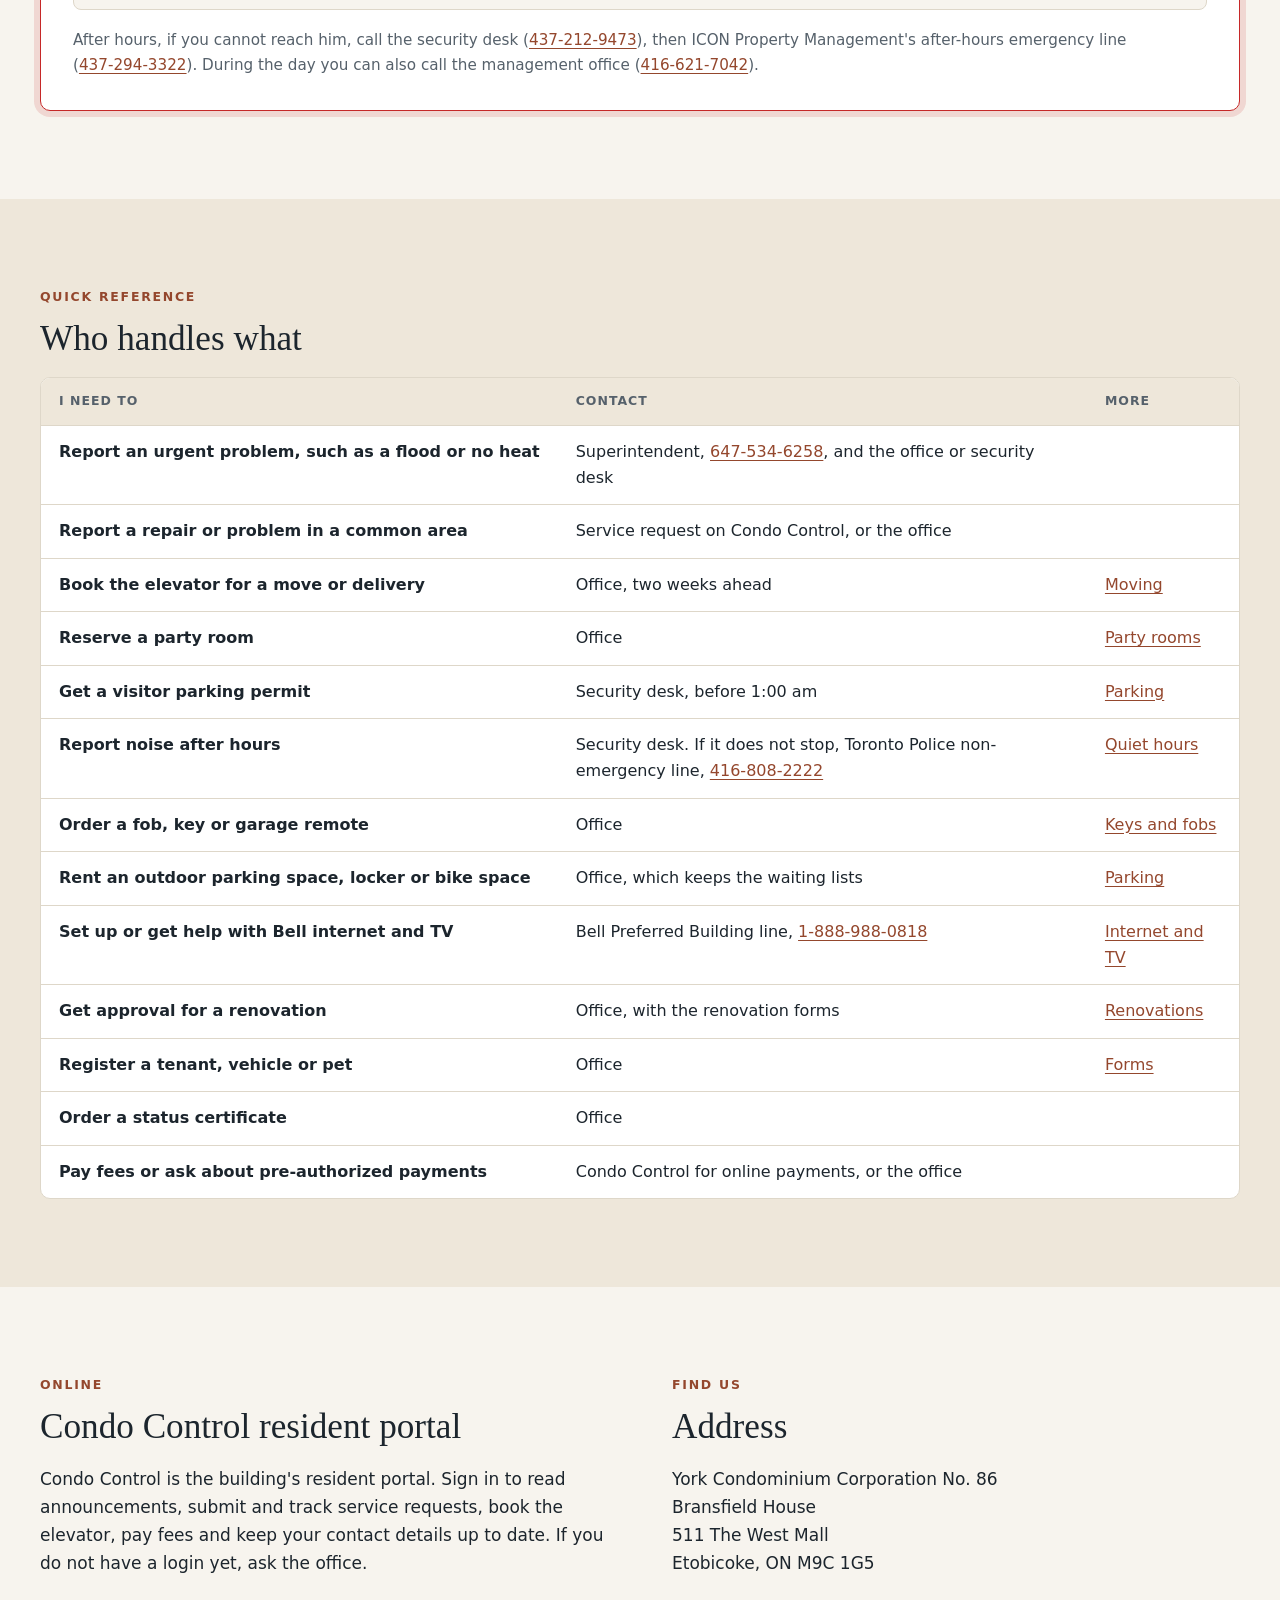
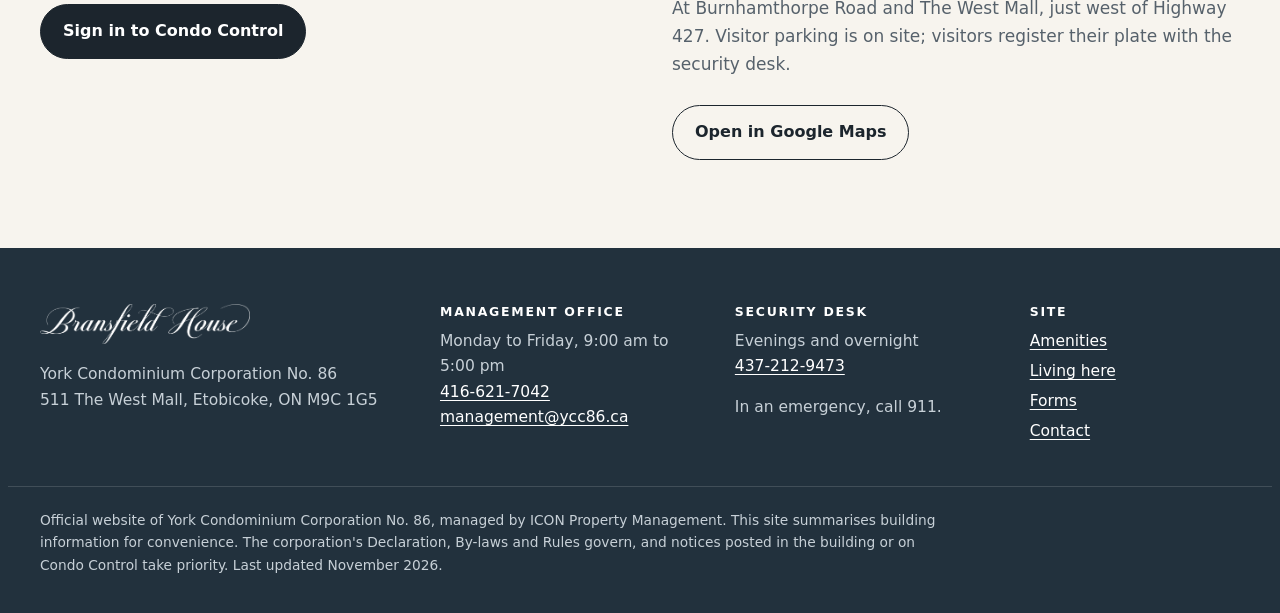
<file: contact.html>
<!doctype html>
<html lang="en-CA">
<head>
  <meta charset="utf-8">
  <meta name="viewport" content="width=device-width, initial-scale=1">
  <meta name="robots" content="noindex, nofollow">
  <title>Contact and hours | Bransfield House</title>
  <meta name="description" content="Contact Bransfield House (YCC 86): management office hours, phone and email, security desk hours, and who to call in an emergency.">
  <link rel="icon" href="img/favicon-32.png" type="image/png" sizes="32x32">
  <link rel="icon" href="img/favicon.png" type="image/png" sizes="64x64">
  <link rel="apple-touch-icon" href="img/apple-touch-icon.png">
  <link rel="stylesheet" href="css/site.css">
</head>
<body>
<a class="skip" href="#main">Skip to content</a>

<header class="site-header">
  <div class="wrap bar">
    <a class="brand" href="index.html" aria-label="Bransfield House home"><img src="img/bransfield-house-logo.png" alt="Bransfield House" width="955" height="185"></a>
    <button class="nav-toggle" type="button" aria-expanded="false" aria-controls="nav">Menu</button>
    <nav id="nav" class="nav" aria-label="Main">
      <a href="index.html">Home</a>
      <a href="amenities.html">Amenities</a>
      <a href="living-here.html">Living here</a>
      <a href="forms.html">Forms</a>
      <a href="contact.html" class="nav-cta" aria-current="page">Contact</a>
    </nav>
  </div>
</header>

<main id="main">

  <div class="page-head">
    <div class="wrap">
      <span class="eyebrow">Contact and hours</span>
      <h1>Who to call, and when</h1>
      <p class="lede">The management office handles most things during the day. The security desk covers evenings and overnight.</p>
      <a class="emergency-jump" href="#emergencies"><svg viewBox="0 0 24 24" width="16" height="16" aria-hidden="true" focusable="false"><path fill="currentColor" fill-rule="evenodd" d="M12 2 1 21h22L12 2Zm-1 7h2v6h-2V9Zm0 8h2v2h-2v-2Z"/></svg>Emergency? <span aria-hidden="true">&darr;</span></a>
    </div>
  </div>

  <section class="section">
    <div class="wrap">
      <div class="contact-grid">

        <div class="contact-card">
          <h2>Property manager</h2>
          <p class="who">Erjona Tufa <span>ICON Property Management</span></p>
          <a class="big-link" href="tel:+14166217042">416-621-7042</a>
          <dl>
            <dt>Email</dt>
            <dd><a href="mailto:management@ycc86.ca">management@ycc86.ca</a></dd>
            <dt>Office hours</dt>
            <dd>Monday to Friday, 9:00 am to 5:00 pm<br>Closed on statutory holidays</dd>
            <dt>Where</dt>
            <dd>Management office, main floor, north of the lobby</dd>
          </dl>
        </div>

        <div class="contact-card">
          <h2>Superintendent</h2>
          <p class="who">Waqar Khan <span>Lives on site</span></p>
          <a class="big-link" href="tel:+16475346258">647-534-6258</a>
          <dl>
            <dt>Email</dt>
            <dd><a href="mailto:super@ycc86.ca">super@ycc86.ca</a></dd>
            <dt>Working hours</dt>
            <dd>Monday to Friday, 8:30 am to 4:30 pm</dd>
            <dt>After hours</dt>
            <dd>Emergencies only, such as flooding, no heat or power, or someone stuck in an elevator</dd>
            <dt>Routine repairs</dt>
            <dd>Submit a service request on Condo Control or contact the management office</dd>
          </dl>
        </div>

        <div class="contact-card">
          <h2>Security desk</h2>
          <a class="big-link" href="tel:+14372129473">437-212-9473</a>
          <dl>
            <dt>Hours</dt>
            <dd>Friday to Monday, 4:30 pm to 8:00 am<br>Tuesday to Thursday, 6:30 pm to 8:00 am</dd>
            <dt>Where</dt>
            <dd>Main lobby, facing the front door</dd>
            <dt>For</dt>
            <dd>Visitor parking permits (issued to residents only, with photo ID), after-hours concerns, noise and disturbances</dd>
          </dl>
          <p class="small muted" style="margin:14px 0 0">This is the guard's mobile phone, so it is answered on patrol as well as at the desk.</p>
        </div>

      </div>

      <div class="emergency" id="emergencies">
        <div class="emergency-head">
          <div>
            <h2>Emergencies</h2>
            <p>In every emergency, also call the superintendent, Waqar Khan.</p>
          </div>
          <a class="big-link" href="tel:+16475346258">647-534-6258</a>
        </div>
        <div class="emergency-cols">
          <div class="e-col e-911">
            <h3><a href="tel:911">Call 911</a> first</h3>
            <p class="when">When someone's life or safety is at risk</p>
            <ul class="ticks">
              <li>Fire or smoke</li>
              <li>A medical emergency</li>
              <li>A crime in progress, or anyone in danger</li>
              <li>A smell of gas</li>
            </ul>
            <p class="then">Then call the superintendent.</p>
          </div>
          <div class="e-col">
            <h3>No 911 needed</h3>
            <p class="when">Urgent problems with the building</p>
            <ul class="ticks">
              <li>Flooding or a water leak</li>
              <li>No heat, power or water</li>
              <li>Someone stuck in an elevator who is not hurt or unwell</li>
              <li>A door, gate or garage door that will not close or open</li>
            </ul>
            <p class="then">Call the superintendent right away.</p>
          </div>
        </div>
        <p class="e-police"><strong>Not an emergency, but need the police?</strong> For matters such as a noise disturbance, call the Toronto Police non-emergency line at <a href="tel:+14168082222">416-808-2222</a>, or *877 from a mobile phone.</p>
        <p class="e-fallback">After hours, if you cannot reach him, call the security desk (<a href="tel:+14372129473">437-212-9473</a>), then ICON Property Management's after-hours emergency line (<a href="tel:+14372943322">437-294-3322</a>). During the day you can also call the management office (<a href="tel:+14166217042">416-621-7042</a>).</p>
      </div>
    </div>
  </section>

  <section class="section tint">
    <div class="wrap">
      <span class="eyebrow">Quick reference</span>
      <h2>Who handles what</h2>
      <div class="table-scroll">
        <table>
          <thead>
            <tr><th scope="col">I need to</th><th scope="col">Contact</th><th scope="col">More</th></tr>
          </thead>
          <tbody>
            <tr><th scope="row">Report an urgent problem, such as a flood or no heat</th><td>Superintendent, <a href="tel:+16475346258">647-534-6258</a>, and the office or security desk</td><td></td></tr>
            <tr><th scope="row">Report a repair or problem in a common area</th><td>Service request on Condo Control, or the office</td><td></td></tr>
            <tr><th scope="row">Book the elevator for a move or delivery</th><td>Office, two weeks ahead</td><td><a href="living-here.html#moving">Moving</a></td></tr>
            <tr><th scope="row">Reserve a party room</th><td>Office</td><td><a href="amenities.html#party-rooms">Party rooms</a></td></tr>
            <tr><th scope="row">Get a visitor parking permit</th><td>Security desk, before 1:00 am</td><td><a href="living-here.html#parking">Parking</a></td></tr>
            <tr><th scope="row">Report noise after hours</th><td>Security desk. If it does not stop, Toronto Police non-emergency line, <a href="tel:+14168082222">416-808-2222</a></td><td><a href="living-here.html#noise">Quiet hours</a></td></tr>
            <tr><th scope="row">Order a fob, key or garage remote</th><td>Office</td><td><a href="living-here.html#security">Keys and fobs</a></td></tr>
            <tr><th scope="row">Rent an outdoor parking space, locker or bike space</th><td>Office, which keeps the waiting lists</td><td><a href="living-here.html#parking">Parking</a></td></tr>
            <tr><th scope="row">Set up or get help with Bell internet and TV</th><td>Bell Preferred Building line, <a href="tel:+18889880818">1-888-988-0818</a></td><td><a href="living-here.html#internet">Internet and TV</a></td></tr>
            <tr><th scope="row">Get approval for a renovation</th><td>Office, with the renovation forms</td><td><a href="living-here.html#renovations">Renovations</a></td></tr>
            <tr><th scope="row">Register a tenant, vehicle or pet</th><td>Office</td><td><a href="forms.html">Forms</a></td></tr>
            <tr><th scope="row">Order a status certificate</th><td>Office</td><td></td></tr>
            <tr><th scope="row">Pay fees or ask about pre-authorized payments</th><td>Condo Control for online payments, or the office</td><td></td></tr>
          </tbody>
        </table>
      </div>
    </div>
  </section>

  <section class="section">
    <div class="wrap">
      <div class="split top">
        <div>
          <span class="eyebrow">Online</span>
          <h2>Condo Control resident portal</h2>
          <p>Condo Control is the building's resident portal. Sign in to read announcements, submit and track service requests, book the elevator, pay fees and keep your contact details up to date. If you do not have a login yet, ask the office.</p>
          <div class="btn-row">
            <a class="btn" href="https://app.condocontrol.com/" rel="noopener">Sign in to Condo Control</a>
          </div>
        </div>
        <div>
          <span class="eyebrow">Find us</span>
          <h2>Address</h2>
          <p>York Condominium Corporation No. 86<br>Bransfield House<br>511 The West Mall<br>Etobicoke, ON M9C 1G5</p>
          <p class="muted">At Burnhamthorpe Road and The West Mall, just west of Highway 427. Visitor parking is on site; visitors register their plate with the security desk.</p>
          <div class="btn-row">
            <a class="btn ghost" href="https://www.google.com/maps/search/?api=1&amp;query=511+The+West+Mall+Etobicoke+ON" rel="noopener">Open in Google Maps</a>
          </div>
        </div>
      </div>
    </div>
  </section>

</main>

<footer class="site-footer">
  <div class="wrap foot">
    <div>
      <img class="foot-logo" src="img/bransfield-house-logo.png" alt="Bransfield House" width="955" height="185" loading="lazy">
      <p>York Condominium Corporation No. 86<br>511 The West Mall, Etobicoke, ON M9C 1G5</p>
    </div>
    <div>
      <h2>Management office</h2>
      <p>Monday to Friday, 9:00 am to 5:00 pm<br><a href="tel:+14166217042">416-621-7042</a><br><a href="mailto:management@ycc86.ca">management@ycc86.ca</a></p>
    </div>
    <div>
      <h2>Security desk</h2>
      <p>Evenings and overnight<br><a href="tel:+14372129473">437-212-9473</a></p>
      <p>In an emergency, call 911.</p>
    </div>
    <div>
      <h2>Site</h2>
      <ul>
        <li><a href="amenities.html">Amenities</a></li>
        <li><a href="living-here.html">Living here</a></li>
        <li><a href="forms.html">Forms</a></li>
        <li><a href="contact.html">Contact</a></li>
      </ul>
    </div>
  </div>
  <div class="wrap fine">
    <p>Official website of York Condominium Corporation No. 86, managed by ICON Property Management. This site summarises building information for convenience. The corporation's Declaration, By-laws and Rules govern, and notices posted in the building or on Condo Control take priority. Last updated November 2026.</p>
  </div>
</footer>

<script src="js/site.js"></script>
</body>
</html>
</file>
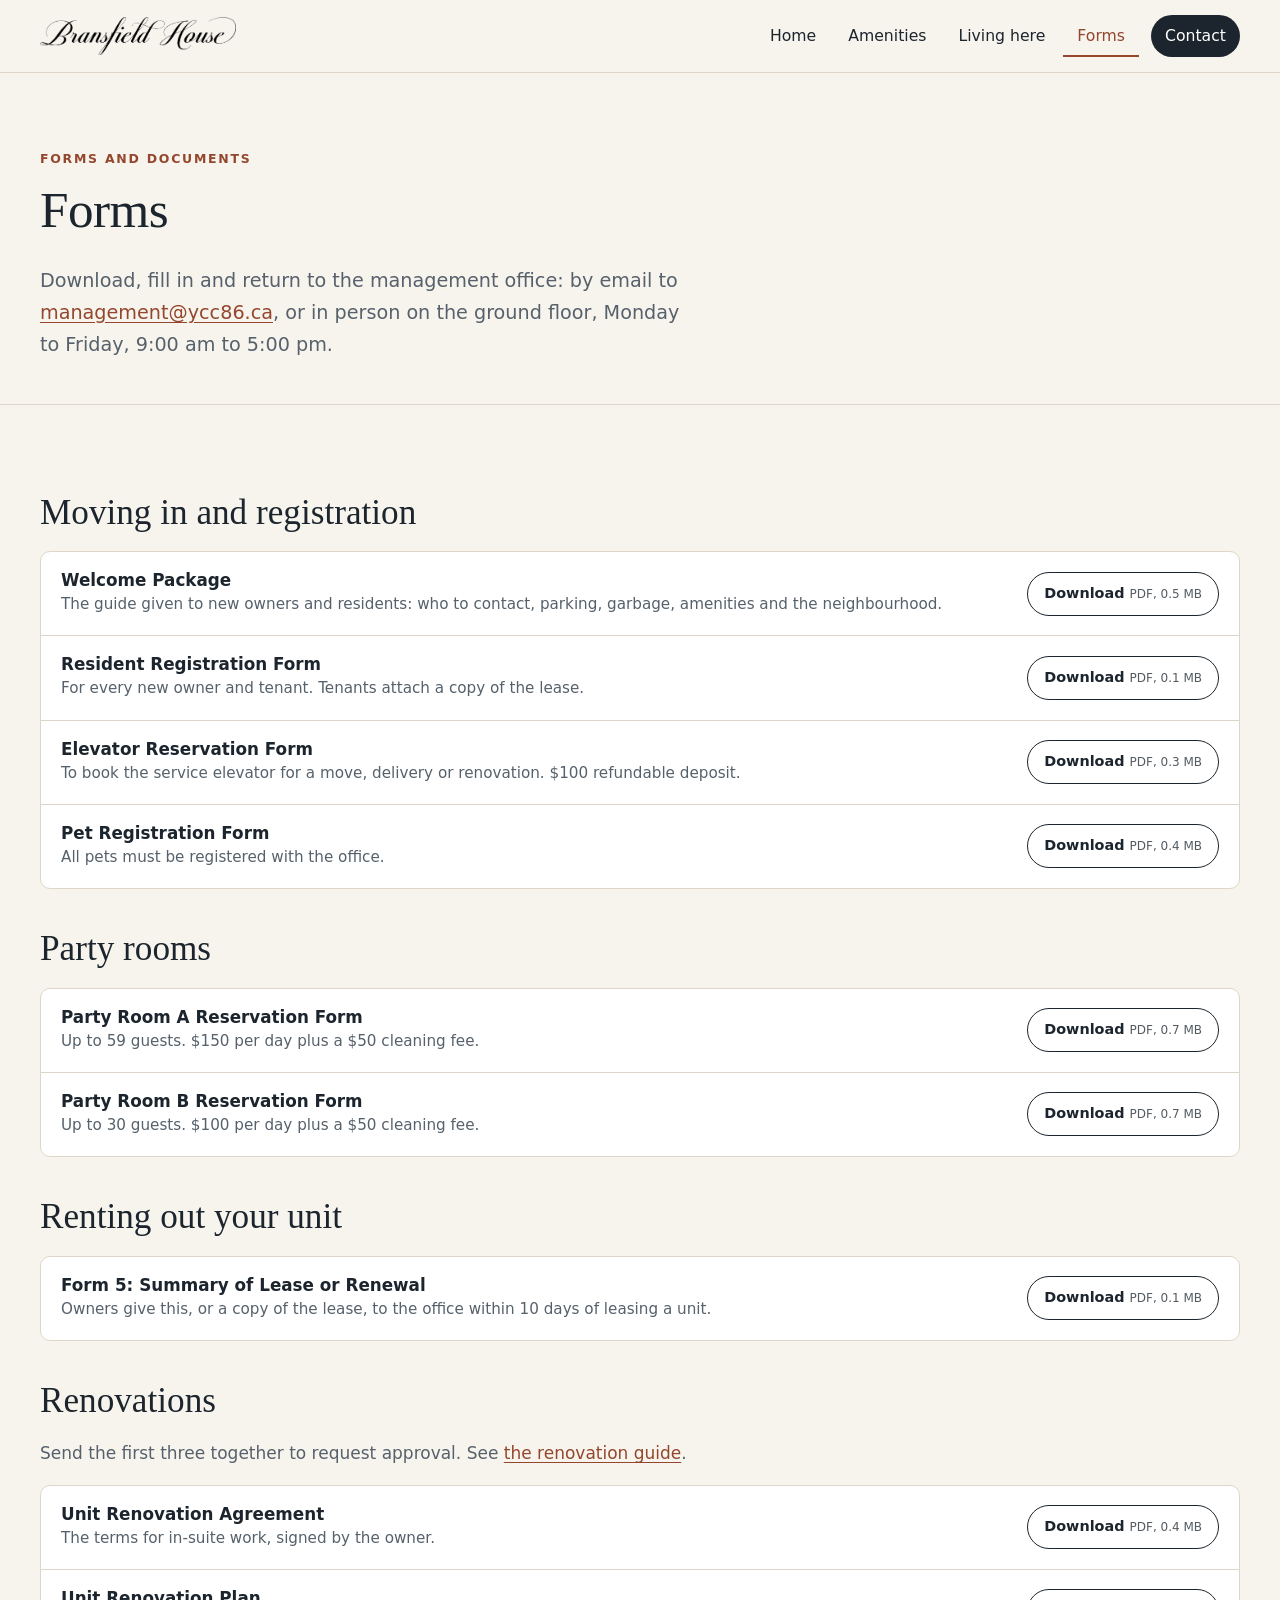
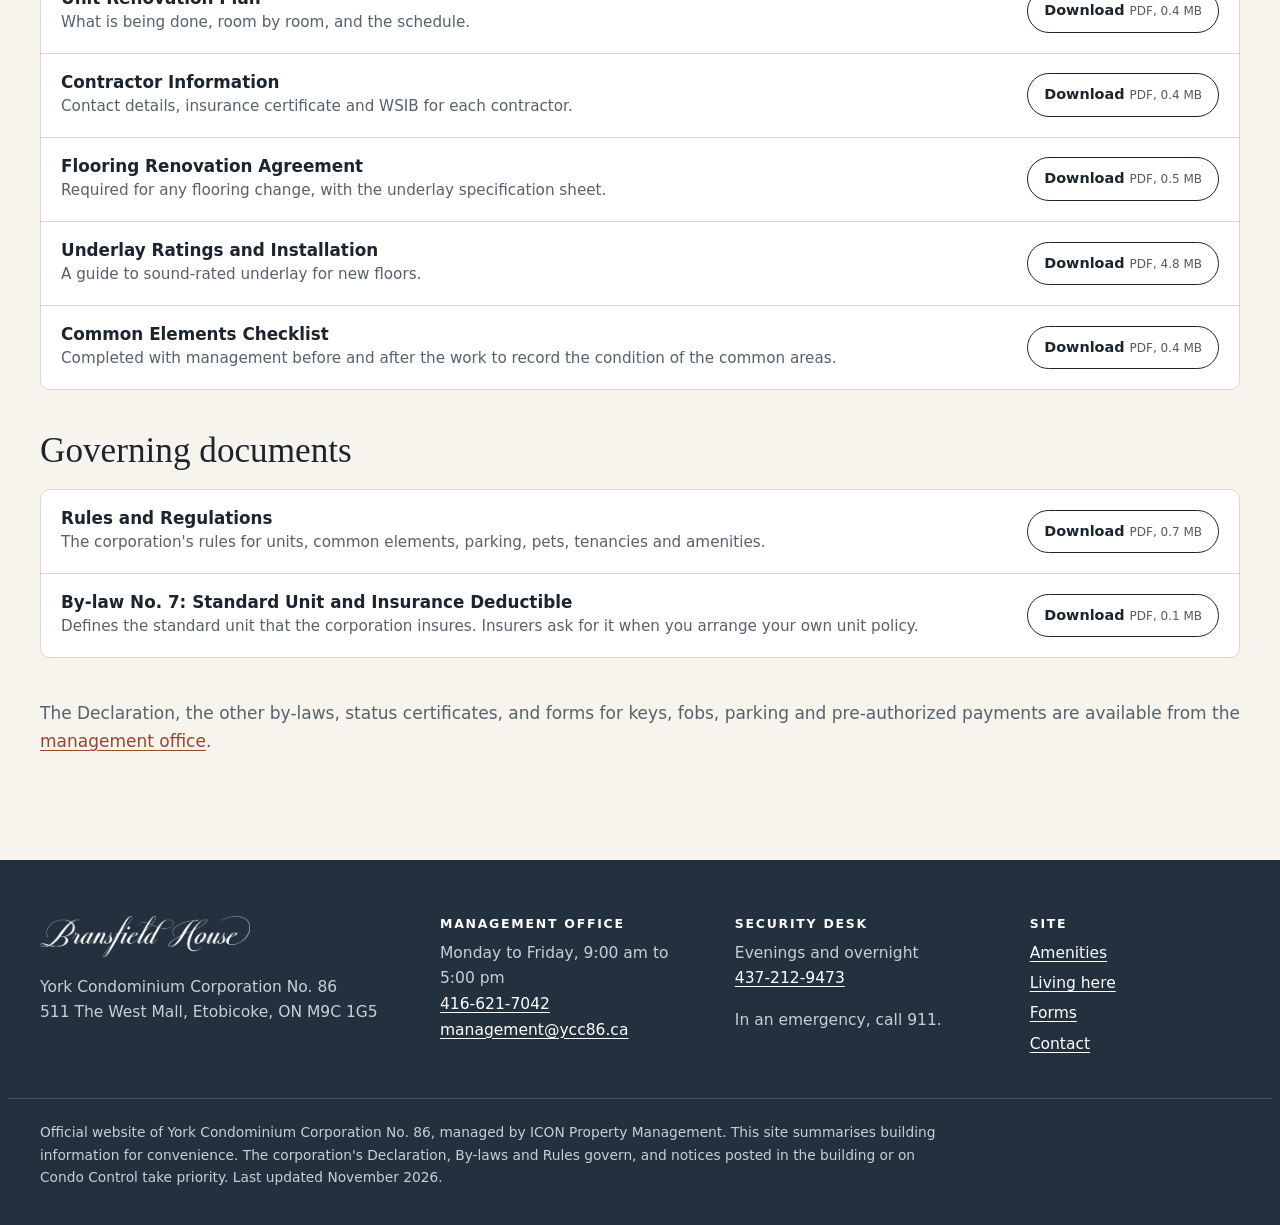
<file: forms.html>
<!doctype html>
<html lang="en-CA">
<head>
  <meta charset="utf-8">
  <meta name="viewport" content="width=device-width, initial-scale=1">
  <meta name="robots" content="noindex, nofollow">
  <title>Forms and documents | Bransfield House</title>
  <meta name="description" content="Download the Bransfield House Welcome Package, resident forms for registration, pets, elevator booking, party rooms, leasing and renovations, the Rules and Regulations and the Standard Unit By-law.">
  <link rel="icon" href="img/favicon-32.png" type="image/png" sizes="32x32">
  <link rel="icon" href="img/favicon.png" type="image/png" sizes="64x64">
  <link rel="apple-touch-icon" href="img/apple-touch-icon.png">
  <link rel="stylesheet" href="css/site.css">
</head>
<body>
<a class="skip" href="#main">Skip to content</a>

<header class="site-header">
  <div class="wrap bar">
    <a class="brand" href="index.html" aria-label="Bransfield House home"><img src="img/bransfield-house-logo.png" alt="Bransfield House" width="955" height="185"></a>
    <button class="nav-toggle" type="button" aria-expanded="false" aria-controls="nav">Menu</button>
    <nav id="nav" class="nav" aria-label="Main">
      <a href="index.html">Home</a>
      <a href="amenities.html">Amenities</a>
      <a href="living-here.html">Living here</a>
      <a href="forms.html" aria-current="page">Forms</a>
      <a href="contact.html" class="nav-cta">Contact</a>
    </nav>
  </div>
</header>

<main id="main">

  <div class="page-head">
    <div class="wrap">
      <span class="eyebrow">Forms and documents</span>
      <h1>Forms</h1>
      <p class="lede">Download, fill in and return to the management office: by email to <a href="mailto:management@ycc86.ca">management@ycc86.ca</a>, or in person on the ground floor, Monday to Friday, 9:00 am to 5:00 pm.</p>
    </div>
  </div>

  <section class="section">
    <div class="wrap">

      <h2>Moving in and registration</h2>
      <ul class="docs">
        <li>
          <div><h3>Welcome Package</h3><p>The guide given to new owners and residents: who to contact, parking, garbage, amenities and the neighbourhood.</p></div>
          <a class="dl" href="docs/welcome-package.pdf">Download <small>PDF, 0.5 MB</small></a>
        </li>
        <li>
          <div><h3>Resident Registration Form</h3><p>For every new owner and tenant. Tenants attach a copy of the lease.</p></div>
          <a class="dl" href="docs/resident-registration-form.pdf">Download <small>PDF, 0.1 MB</small></a>
        </li>
        <li>
          <div><h3>Elevator Reservation Form</h3><p>To book the service elevator for a move, delivery or renovation. $100 refundable deposit.</p></div>
          <a class="dl" href="docs/elevator-reservation-form.pdf">Download <small>PDF, 0.3 MB</small></a>
        </li>
        <li>
          <div><h3>Pet Registration Form</h3><p>All pets must be registered with the office.</p></div>
          <a class="dl" href="docs/pet-registration-form.pdf">Download <small>PDF, 0.4 MB</small></a>
        </li>
      </ul>

      <h2>Party rooms</h2>
      <ul class="docs">
        <li>
          <div><h3>Party Room A Reservation Form</h3><p>Up to 59 guests. $150 per day plus a $50 cleaning fee.</p></div>
          <a class="dl" href="docs/party-room-a-reservation-form.pdf">Download <small>PDF, 0.7 MB</small></a>
        </li>
        <li>
          <div><h3>Party Room B Reservation Form</h3><p>Up to 30 guests. $100 per day plus a $50 cleaning fee.</p></div>
          <a class="dl" href="docs/party-room-b-reservation-form.pdf">Download <small>PDF, 0.7 MB</small></a>
        </li>
      </ul>

      <h2>Renting out your unit</h2>
      <ul class="docs">
        <li>
          <div><h3>Form 5: Summary of Lease or Renewal</h3><p>Owners give this, or a copy of the lease, to the office within 10 days of leasing a unit.</p></div>
          <a class="dl" href="docs/form-5-summary-of-lease-or-renewal.pdf">Download <small>PDF, 0.1 MB</small></a>
        </li>
      </ul>

      <h2>Renovations</h2>
      <p class="muted">Send the first three together to request approval. See <a href="living-here.html#renovations">the renovation guide</a>.</p>
      <ul class="docs">
        <li>
          <div><h3>Unit Renovation Agreement</h3><p>The terms for in-suite work, signed by the owner.</p></div>
          <a class="dl" href="docs/unit-renovation-agreement.pdf">Download <small>PDF, 0.4 MB</small></a>
        </li>
        <li>
          <div><h3>Unit Renovation Plan</h3><p>What is being done, room by room, and the schedule.</p></div>
          <a class="dl" href="docs/unit-renovation-plan.pdf">Download <small>PDF, 0.4 MB</small></a>
        </li>
        <li>
          <div><h3>Contractor Information</h3><p>Contact details, insurance certificate and WSIB for each contractor.</p></div>
          <a class="dl" href="docs/renovation-contractor-information.pdf">Download <small>PDF, 0.4 MB</small></a>
        </li>
        <li>
          <div><h3>Flooring Renovation Agreement</h3><p>Required for any flooring change, with the underlay specification sheet.</p></div>
          <a class="dl" href="docs/flooring-renovation-agreement.pdf">Download <small>PDF, 0.5 MB</small></a>
        </li>
        <li>
          <div><h3>Underlay Ratings and Installation</h3><p>A guide to sound-rated underlay for new floors.</p></div>
          <a class="dl" href="docs/flooring-underlay-directions.pdf">Download <small>PDF, 4.8 MB</small></a>
        </li>
        <li>
          <div><h3>Common Elements Checklist</h3><p>Completed with management before and after the work to record the condition of the common areas.</p></div>
          <a class="dl" href="docs/renovation-common-elements-checklist.pdf">Download <small>PDF, 0.4 MB</small></a>
        </li>
      </ul>

      <h2>Governing documents</h2>
      <ul class="docs">
        <li>
          <div><h3>Rules and Regulations</h3><p>The corporation's rules for units, common elements, parking, pets, tenancies and amenities.</p></div>
          <a class="dl" href="docs/ycc86-rules-and-regulations.pdf">Download <small>PDF, 0.7 MB</small></a>
        </li>
        <li>
          <div><h3>By-law No. 7: Standard Unit and Insurance Deductible</h3><p>Defines the standard unit that the corporation insures. Insurers ask for it when you arrange your own unit policy.</p></div>
          <a class="dl" href="docs/by-law-7-standard-unit.pdf">Download <small>PDF, 0.1 MB</small></a>
        </li>
      </ul>
      <p class="muted">The Declaration, the other by-laws, status certificates, and forms for keys, fobs, parking and pre-authorized payments are available from the <a href="contact.html">management office</a>.</p>

    </div>
  </section>

</main>

<footer class="site-footer">
  <div class="wrap foot">
    <div>
      <img class="foot-logo" src="img/bransfield-house-logo.png" alt="Bransfield House" width="955" height="185" loading="lazy">
      <p>York Condominium Corporation No. 86<br>511 The West Mall, Etobicoke, ON M9C 1G5</p>
    </div>
    <div>
      <h2>Management office</h2>
      <p>Monday to Friday, 9:00 am to 5:00 pm<br><a href="tel:+14166217042">416-621-7042</a><br><a href="mailto:management@ycc86.ca">management@ycc86.ca</a></p>
    </div>
    <div>
      <h2>Security desk</h2>
      <p>Evenings and overnight<br><a href="tel:+14372129473">437-212-9473</a></p>
      <p>In an emergency, call 911.</p>
    </div>
    <div>
      <h2>Site</h2>
      <ul>
        <li><a href="amenities.html">Amenities</a></li>
        <li><a href="living-here.html">Living here</a></li>
        <li><a href="forms.html">Forms</a></li>
        <li><a href="contact.html">Contact</a></li>
      </ul>
    </div>
  </div>
  <div class="wrap fine">
    <p>Official website of York Condominium Corporation No. 86, managed by ICON Property Management. This site summarises building information for convenience. The corporation's Declaration, By-laws and Rules govern, and notices posted in the building or on Condo Control take priority. Last updated November 2026.</p>
  </div>
</footer>

<script src="js/site.js"></script>
</body>
</html>
</file>
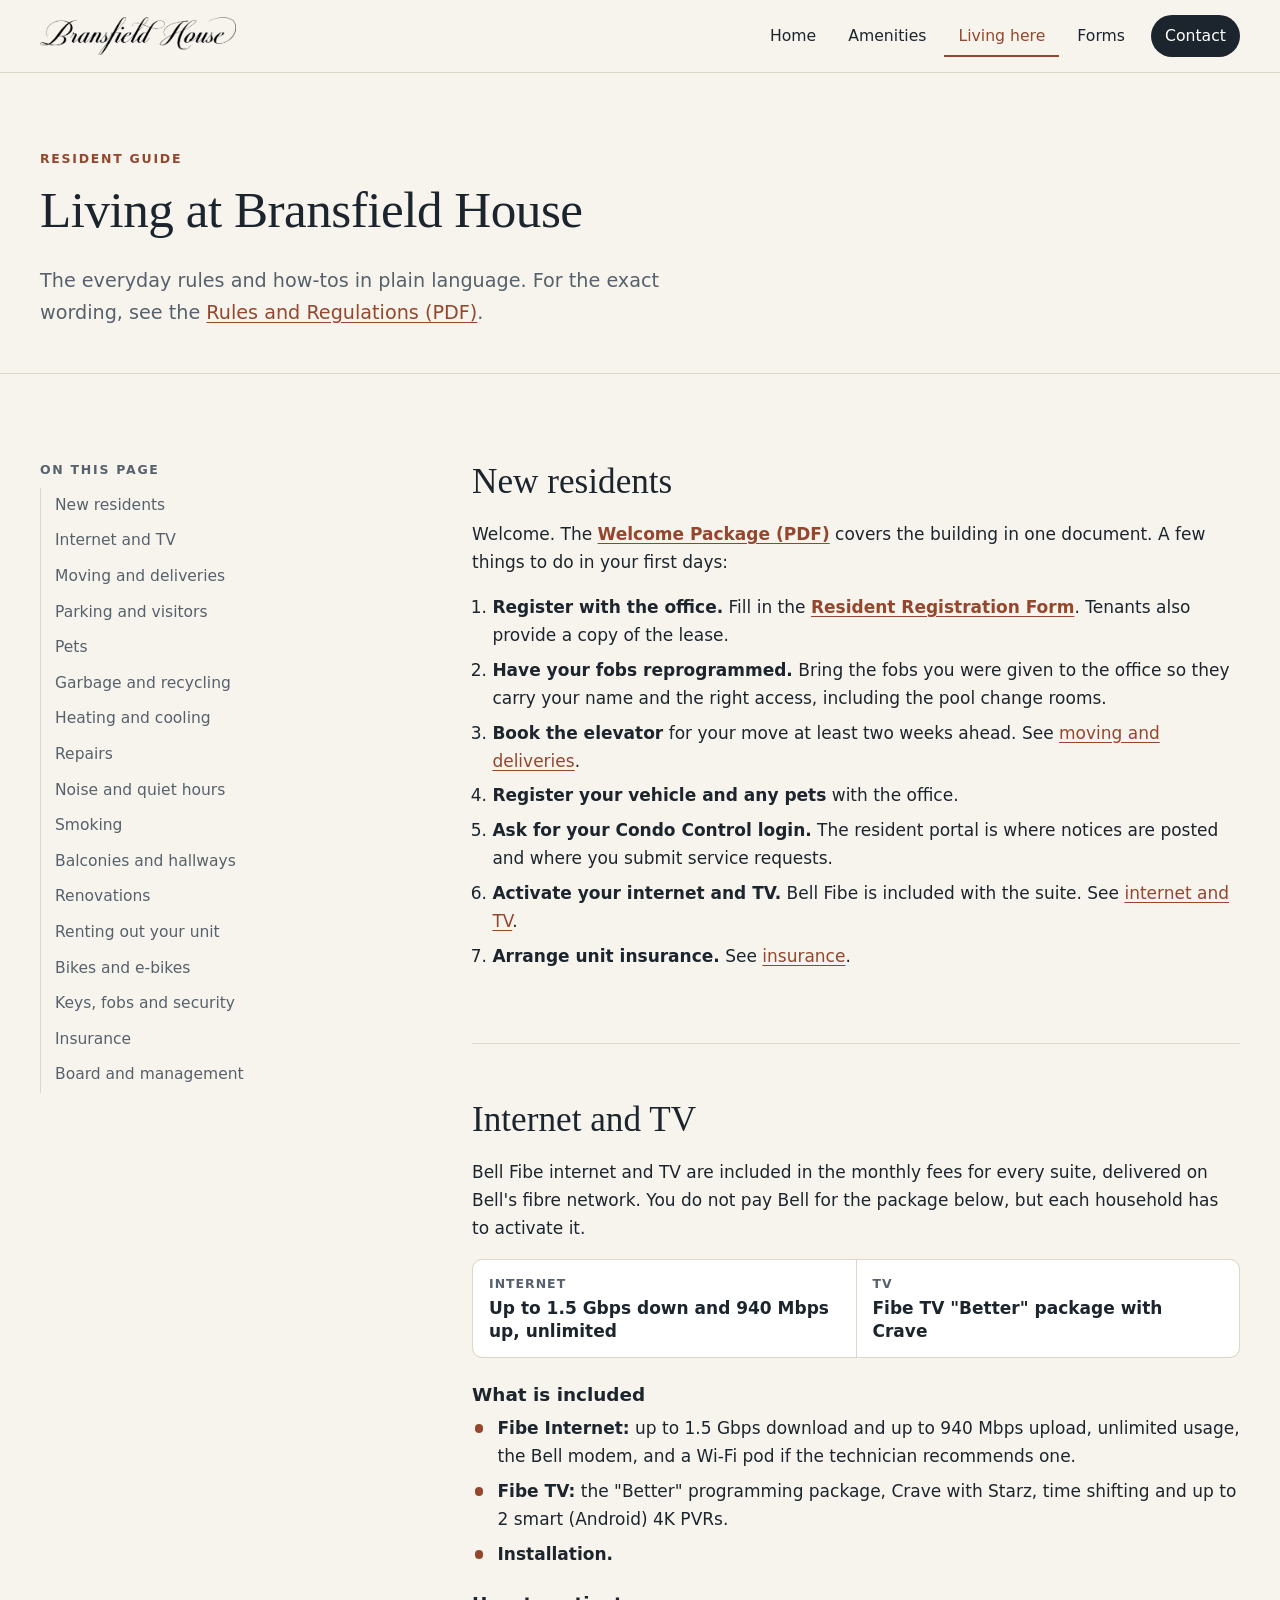
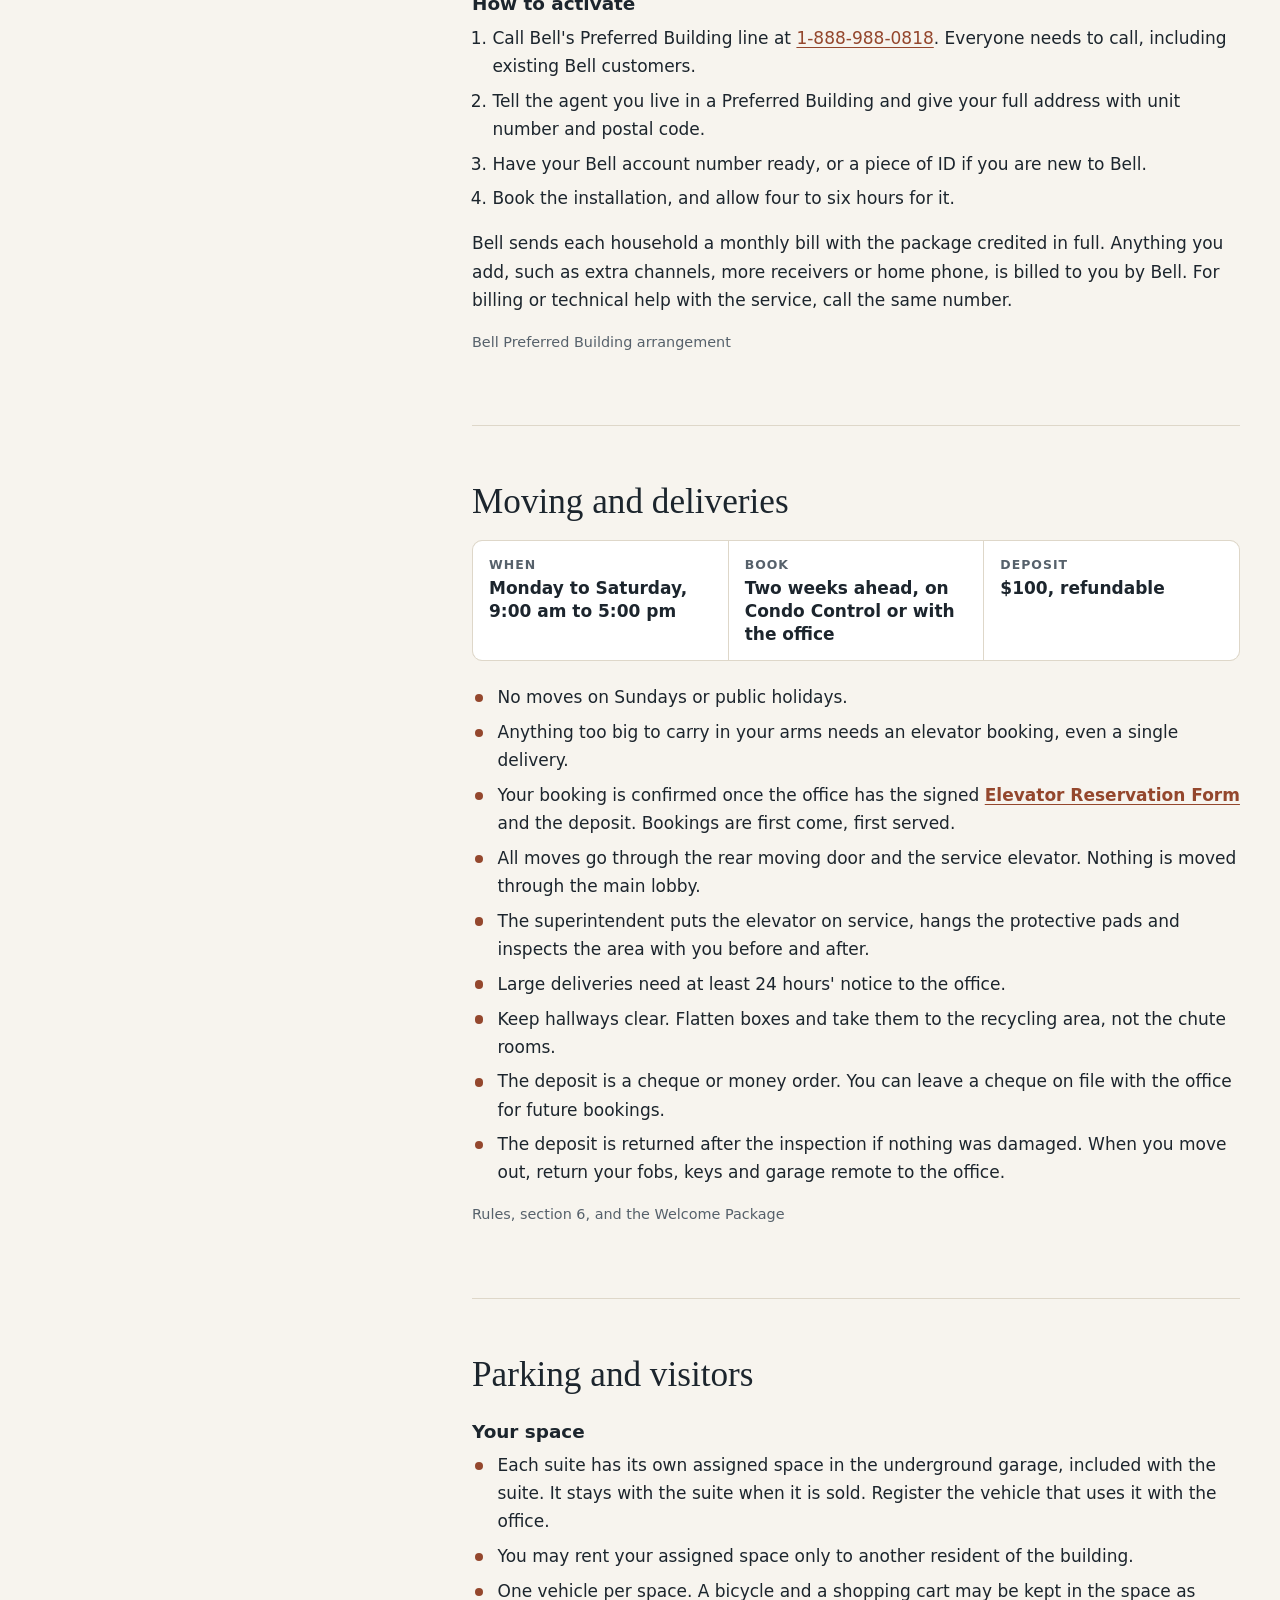
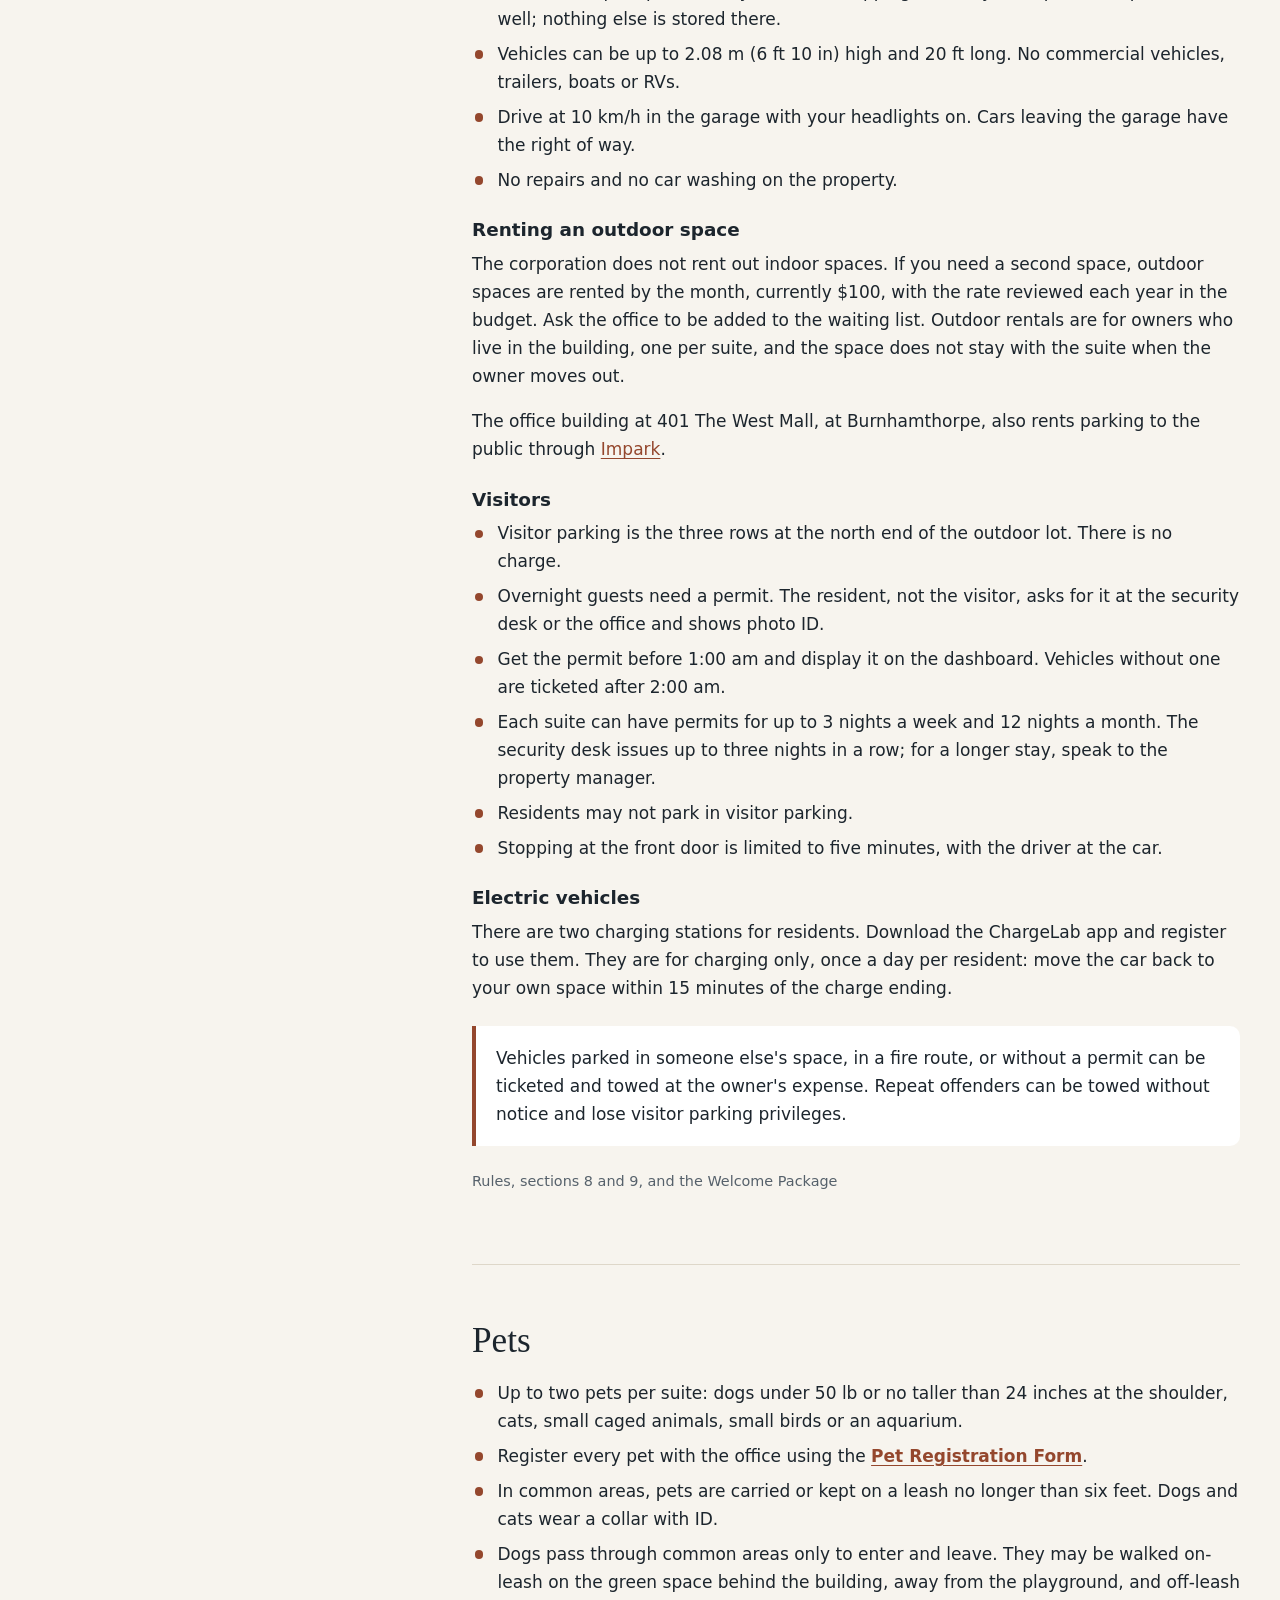
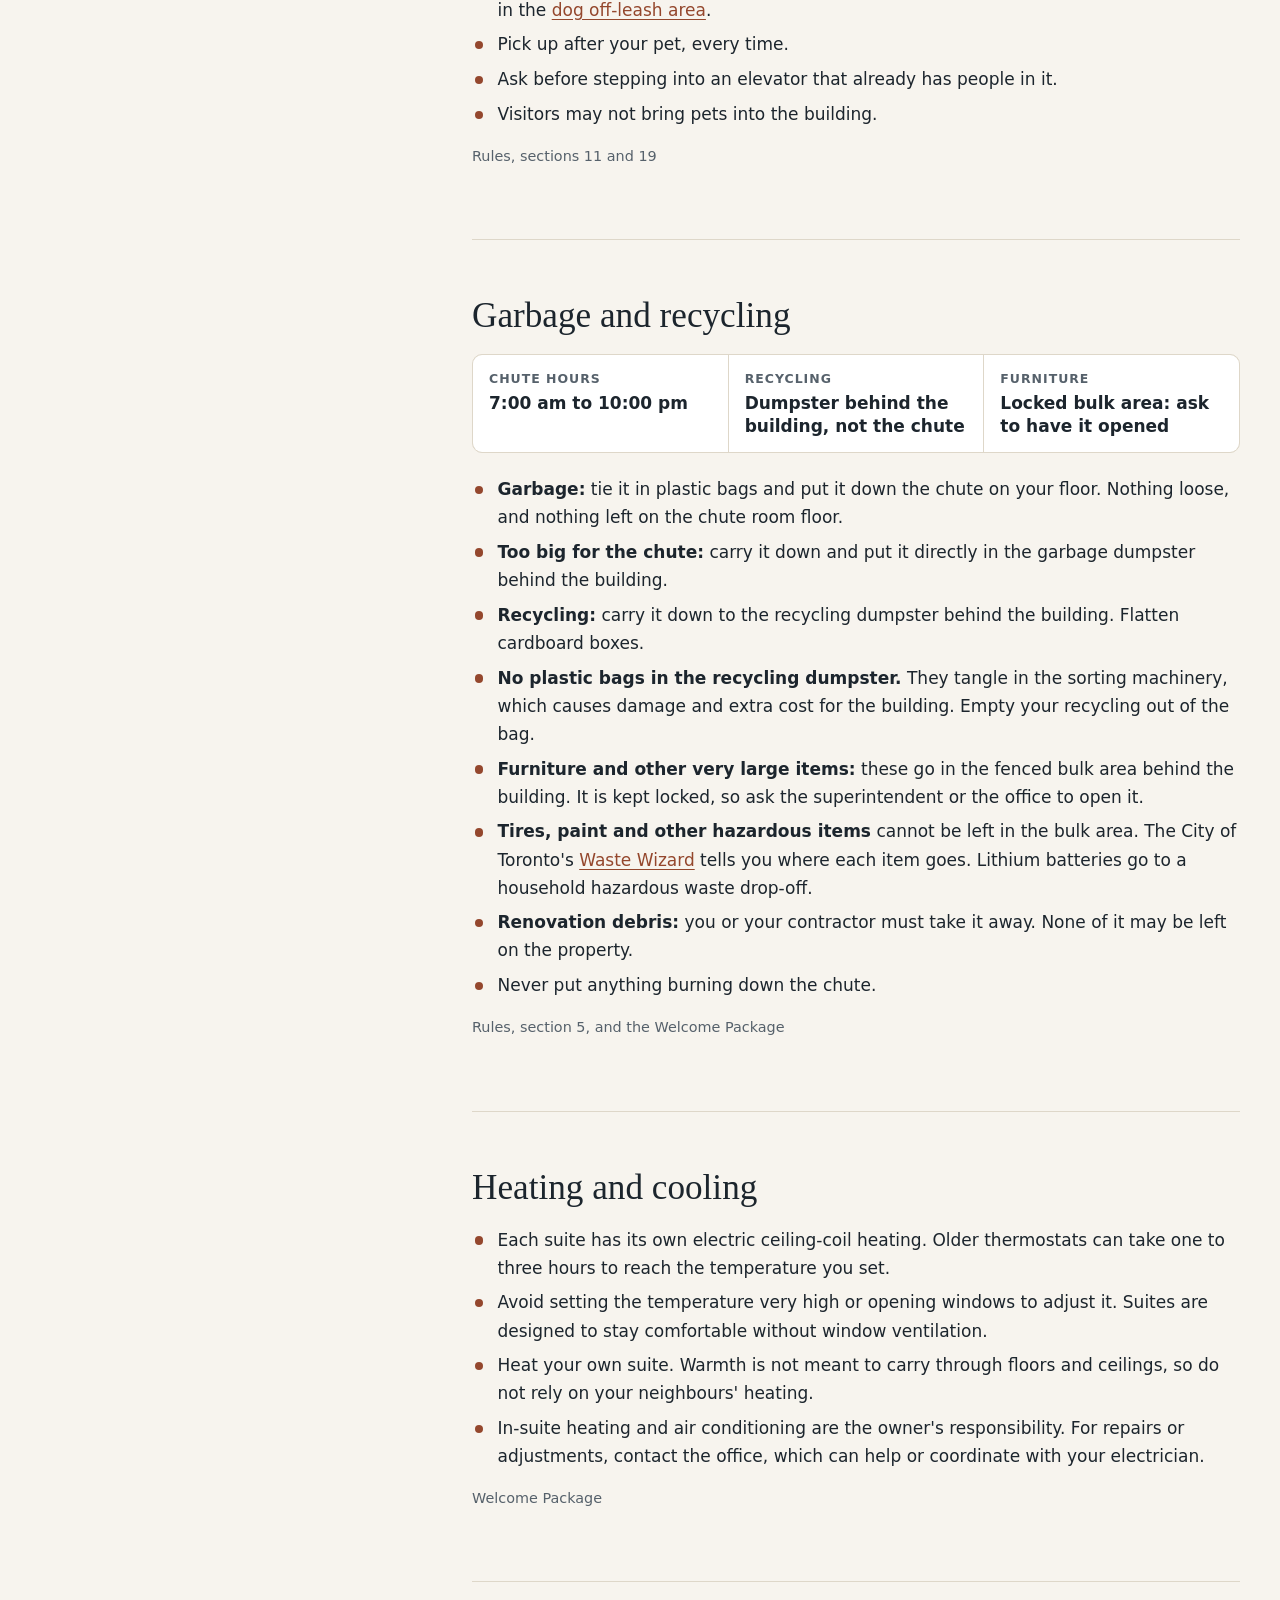
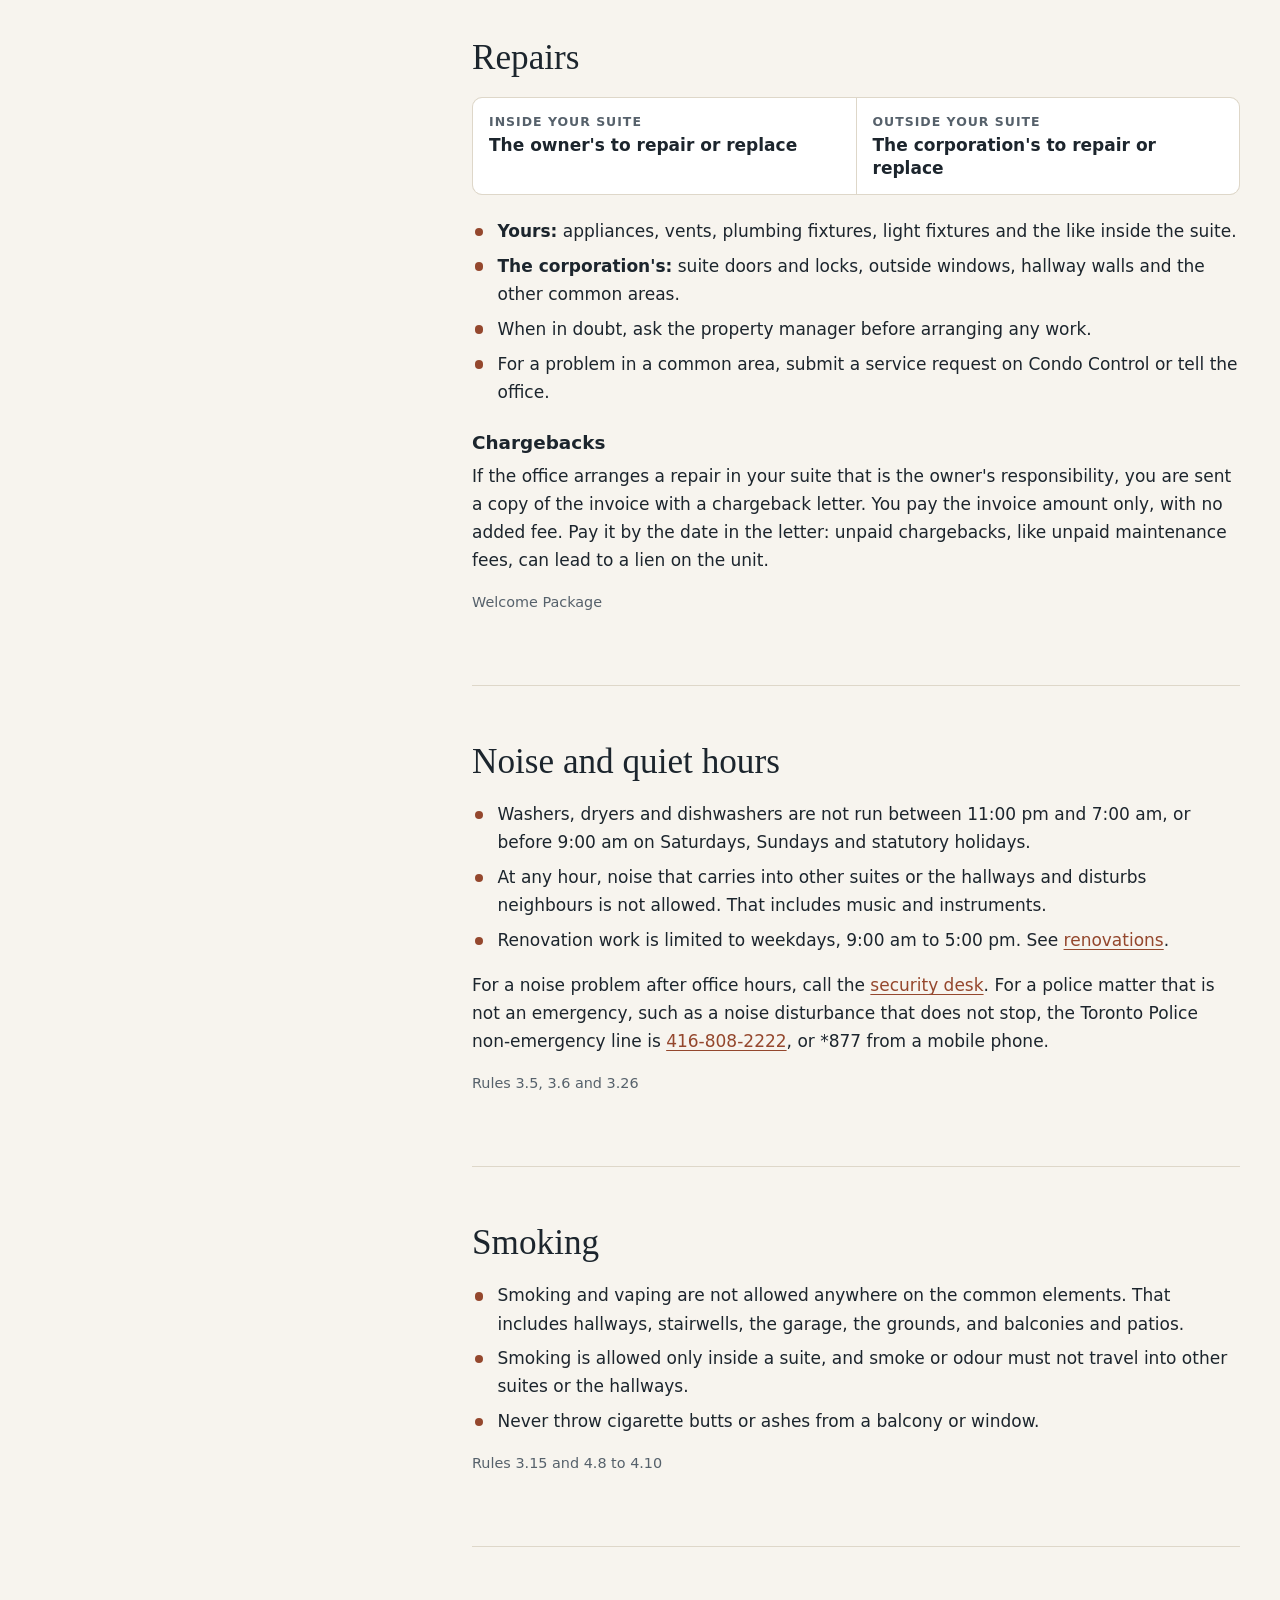
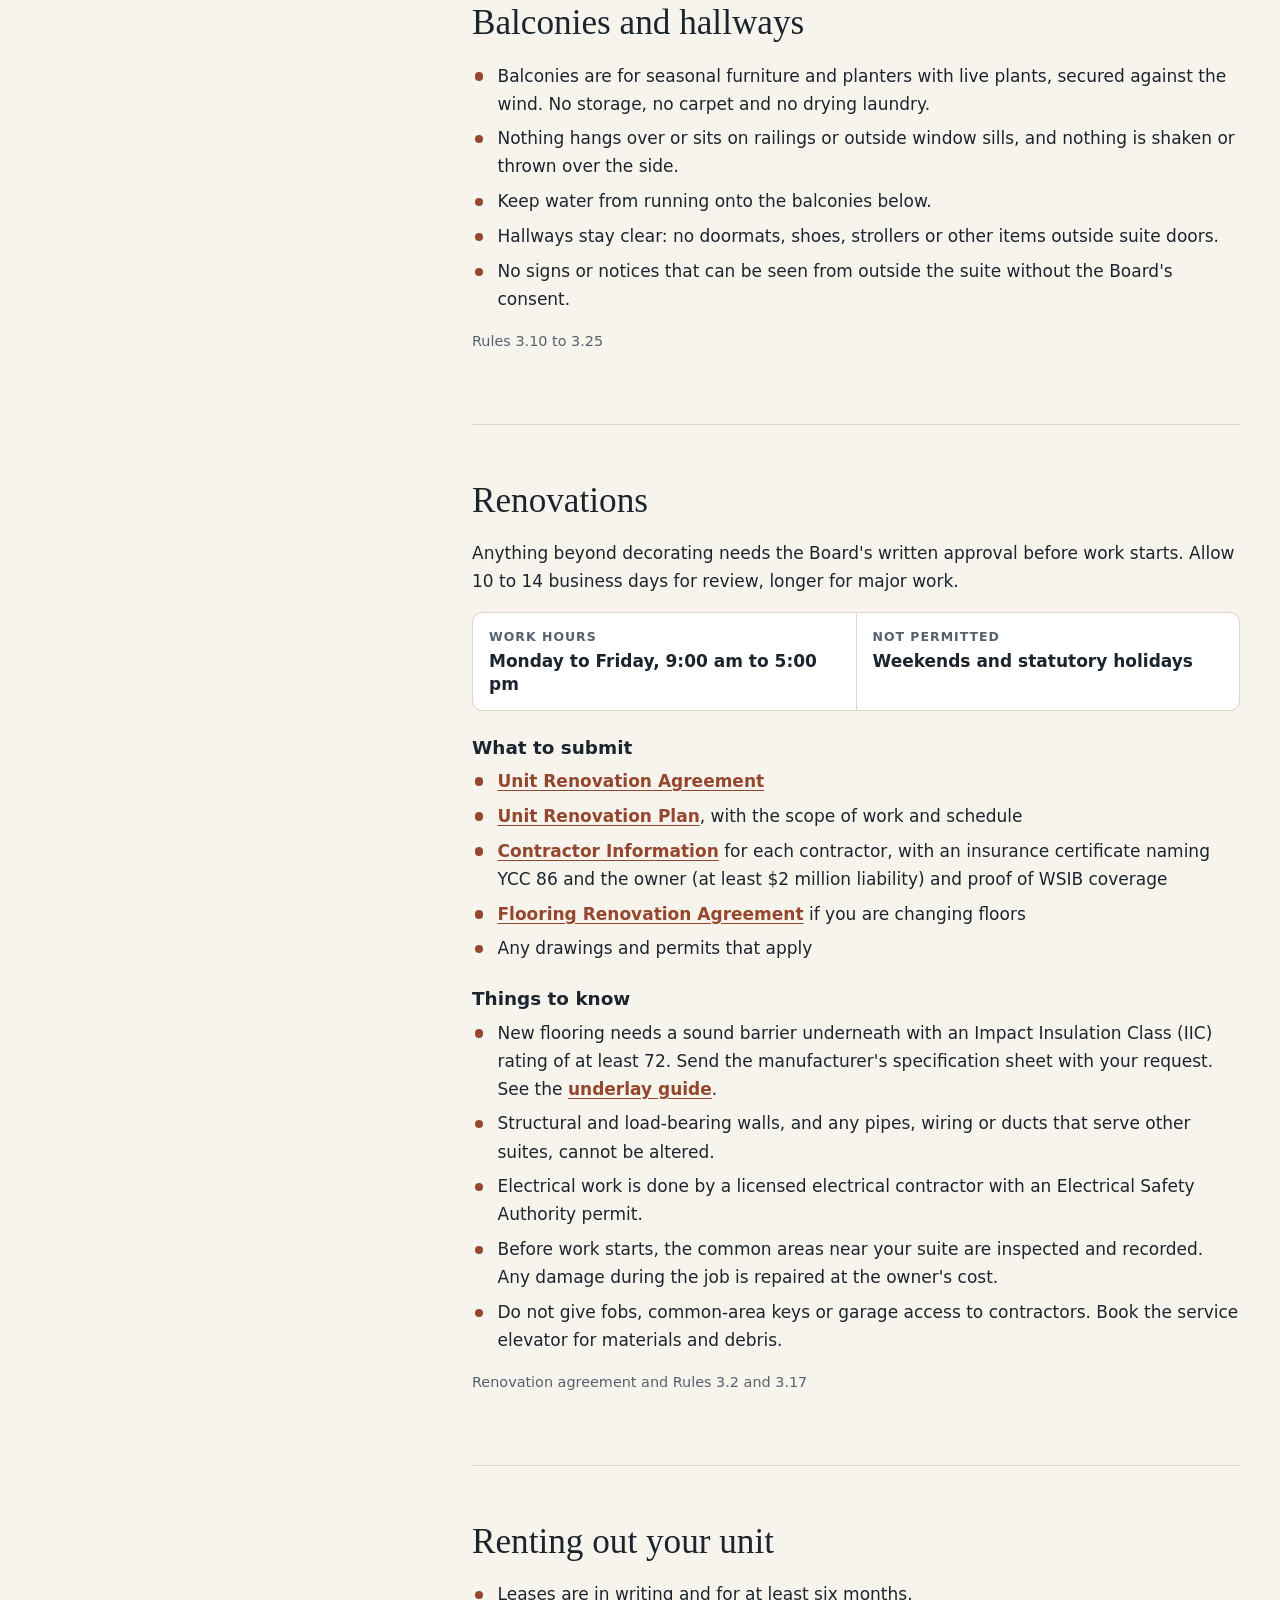
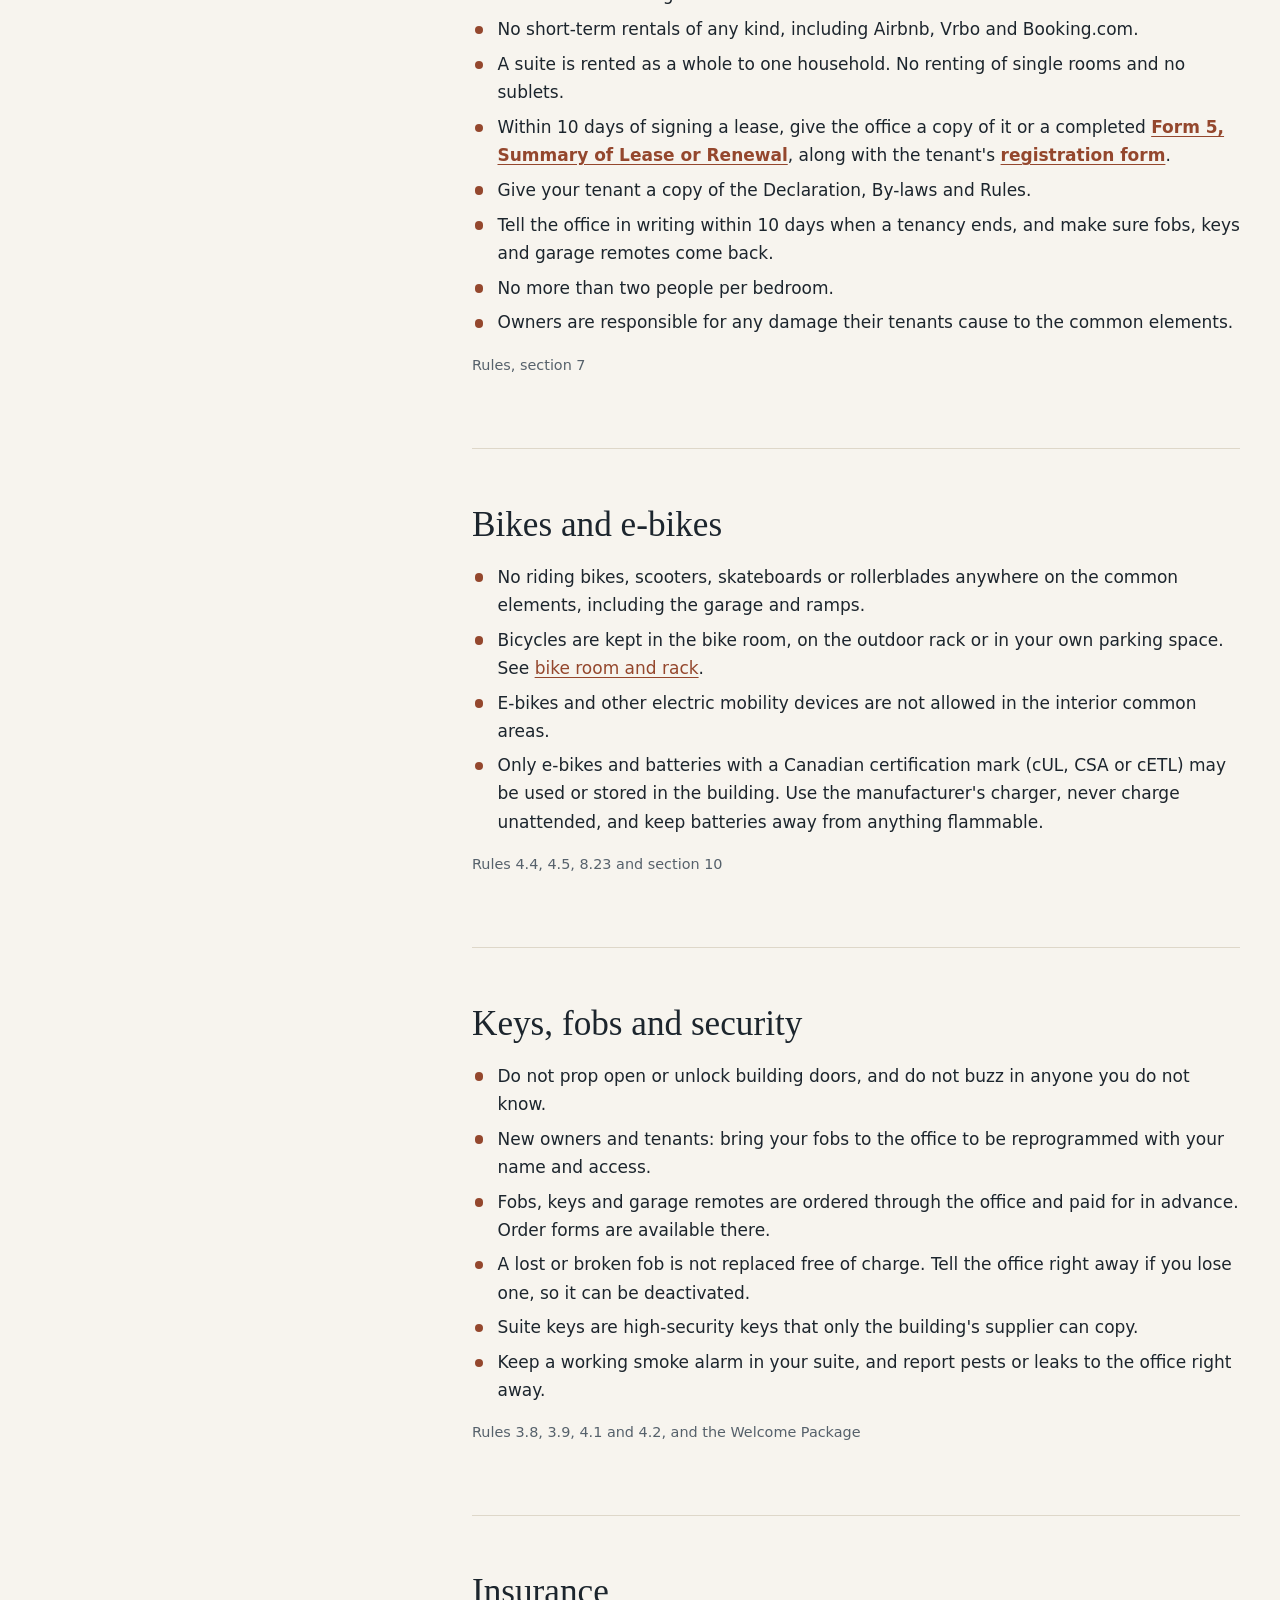
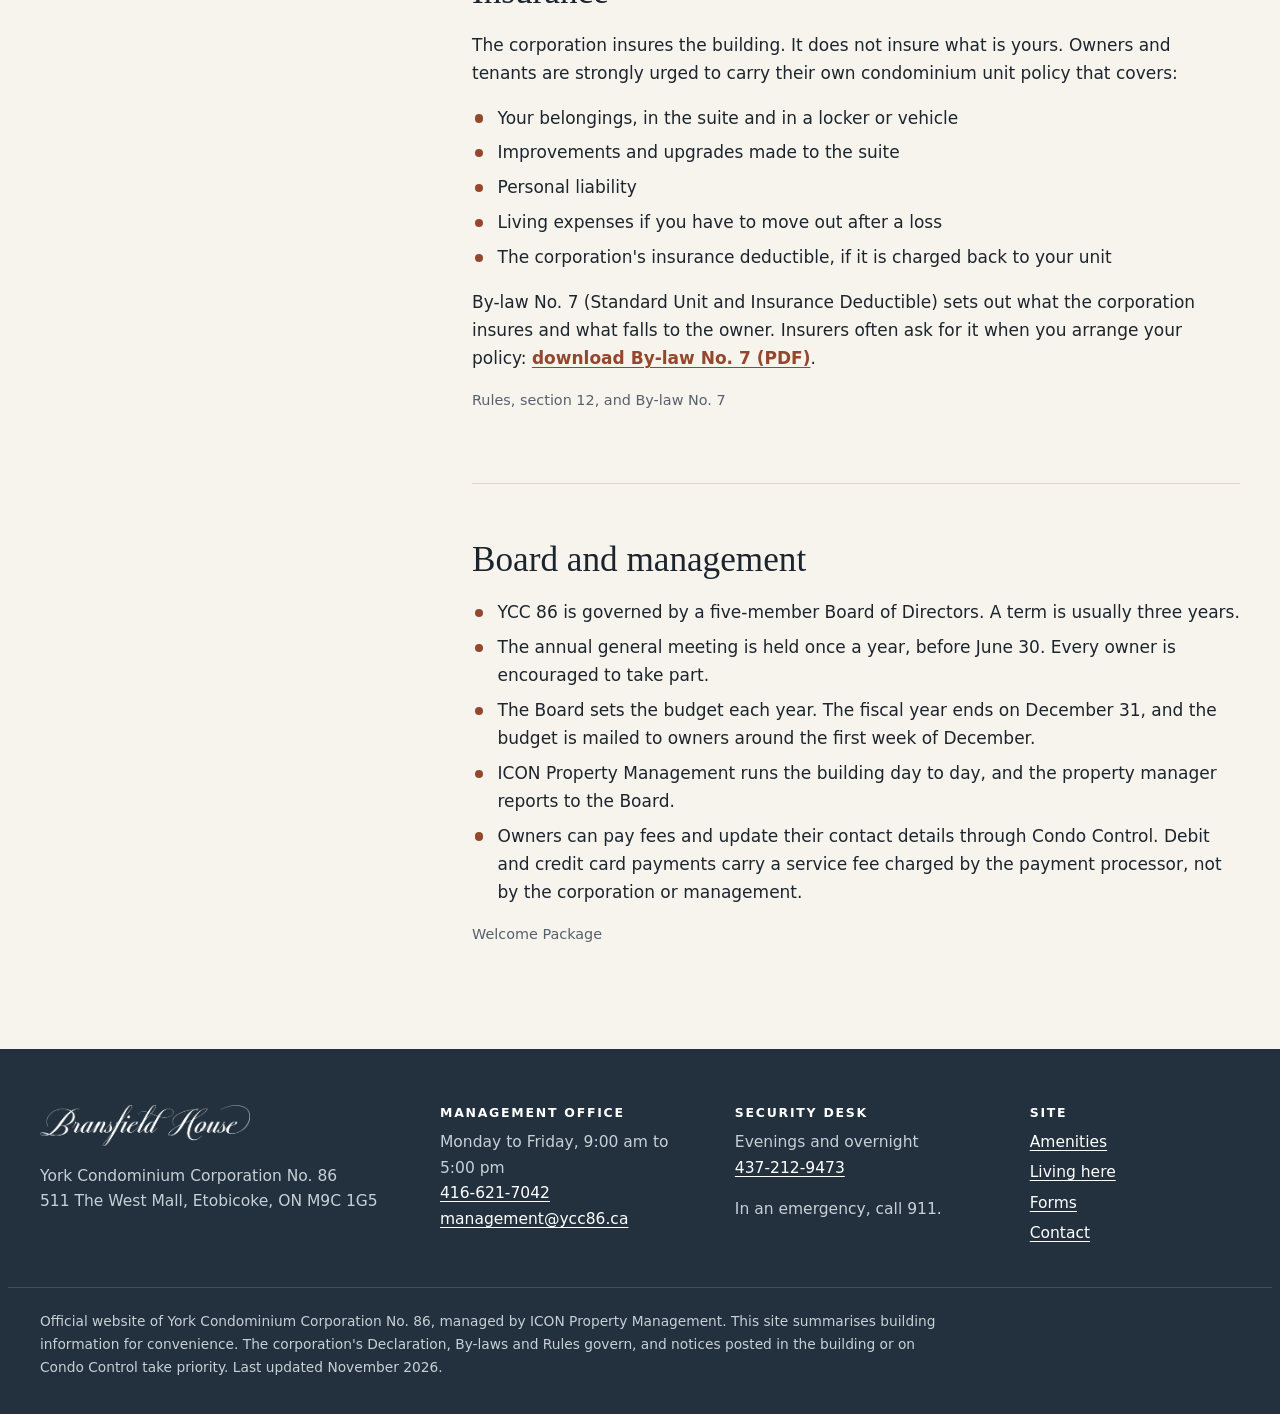
<file: living-here.html>
<!doctype html>
<html lang="en-CA">
<head>
  <meta charset="utf-8">
  <meta name="viewport" content="width=device-width, initial-scale=1">
  <meta name="robots" content="noindex, nofollow">
  <title>Living here | Bransfield House</title>
  <meta name="description" content="A plain-language guide to living at Bransfield House: moving, internet and TV, parking and visitors, pets, garbage and recycling, heating, repairs, quiet hours, renovations, renting and more.">
  <link rel="icon" href="img/favicon-32.png" type="image/png" sizes="32x32">
  <link rel="icon" href="img/favicon.png" type="image/png" sizes="64x64">
  <link rel="apple-touch-icon" href="img/apple-touch-icon.png">
  <link rel="stylesheet" href="css/site.css">
</head>
<body>
<a class="skip" href="#main">Skip to content</a>

<header class="site-header">
  <div class="wrap bar">
    <a class="brand" href="index.html" aria-label="Bransfield House home"><img src="img/bransfield-house-logo.png" alt="Bransfield House" width="955" height="185"></a>
    <button class="nav-toggle" type="button" aria-expanded="false" aria-controls="nav">Menu</button>
    <nav id="nav" class="nav" aria-label="Main">
      <a href="index.html">Home</a>
      <a href="amenities.html">Amenities</a>
      <a href="living-here.html" aria-current="page">Living here</a>
      <a href="forms.html">Forms</a>
      <a href="contact.html" class="nav-cta">Contact</a>
    </nav>
  </div>
</header>

<main id="main">

  <div class="page-head">
    <div class="wrap">
      <span class="eyebrow">Resident guide</span>
      <h1>Living at Bransfield House</h1>
      <p class="lede">The everyday rules and how-tos in plain language. For the exact wording, see the <a href="docs/ycc86-rules-and-regulations.pdf">Rules and Regulations (PDF)</a>.</p>
    </div>
  </div>

  <section class="section">
    <div class="wrap guide">

      <nav class="toc" aria-label="On this page">
        <h2>On this page</h2>
        <ol>
          <li><a href="#new">New residents</a></li>
          <li><a href="#internet">Internet and TV</a></li>
          <li><a href="#moving">Moving and deliveries</a></li>
          <li><a href="#parking">Parking and visitors</a></li>
          <li><a href="#pets">Pets</a></li>
          <li><a href="#garbage">Garbage and recycling</a></li>
          <li><a href="#heating">Heating and cooling</a></li>
          <li><a href="#repairs">Repairs</a></li>
          <li><a href="#noise">Noise and quiet hours</a></li>
          <li><a href="#smoking">Smoking</a></li>
          <li><a href="#balconies">Balconies and hallways</a></li>
          <li><a href="#renovations">Renovations</a></li>
          <li><a href="#renting">Renting out your unit</a></li>
          <li><a href="#bikes">Bikes and e-bikes</a></li>
          <li><a href="#security">Keys, fobs and security</a></li>
          <li><a href="#insurance">Insurance</a></li>
          <li><a href="#board">Board and management</a></li>
        </ol>
      </nav>

      <div>

        <section class="topic" id="new">
          <h2>New residents</h2>
          <p>Welcome. The <a class="doc-link" href="docs/welcome-package.pdf">Welcome Package (PDF)</a> covers the building in one document. A few things to do in your first days:</p>
          <ol>
            <li><strong>Register with the office.</strong> Fill in the <a class="doc-link" href="docs/resident-registration-form.pdf">Resident Registration Form</a>. Tenants also provide a copy of the lease.</li>
            <li><strong>Have your fobs reprogrammed.</strong> Bring the fobs you were given to the office so they carry your name and the right access, including the pool change rooms.</li>
            <li><strong>Book the elevator</strong> for your move at least two weeks ahead. See <a href="#moving">moving and deliveries</a>.</li>
            <li><strong>Register your vehicle and any pets</strong> with the office.</li>
            <li><strong>Ask for your Condo Control login.</strong> The resident portal is where notices are posted and where you submit service requests.</li>
            <li><strong>Activate your internet and TV.</strong> Bell Fibe is included with the suite. See <a href="#internet">internet and TV</a>.</li>
            <li><strong>Arrange unit insurance.</strong> See <a href="#insurance">insurance</a>.</li>
          </ol>
        </section>

        <section class="topic" id="internet">
          <h2>Internet and TV</h2>
          <p>Bell Fibe internet and TV are included in the monthly fees for every suite, delivered on Bell's fibre network. You do not pay Bell for the package below, but each household has to activate it.</p>
          <dl class="keyfacts">
            <div><dt>Internet</dt><dd>Up to 1.5 Gbps down and 940 Mbps up, unlimited</dd></div>
            <div><dt>TV</dt><dd>Fibe TV "Better" package with Crave</dd></div>
          </dl>
          <h3>What is included</h3>
          <ul class="ticks">
            <li><strong>Fibe Internet:</strong> up to 1.5 Gbps download and up to 940 Mbps upload, unlimited usage, the Bell modem, and a Wi-Fi pod if the technician recommends one.</li>
            <li><strong>Fibe TV:</strong> the "Better" programming package, Crave with Starz, time shifting and up to 2 smart (Android) 4K PVRs.</li>
            <li><strong>Installation.</strong></li>
          </ul>
          <h3>How to activate</h3>
          <ol>
            <li>Call Bell's Preferred Building line at <a href="tel:+18889880818">1-888-988-0818</a>. Everyone needs to call, including existing Bell customers.</li>
            <li>Tell the agent you live in a Preferred Building and give your full address with unit number and postal code.</li>
            <li>Have your Bell account number ready, or a piece of ID if you are new to Bell.</li>
            <li>Book the installation, and allow four to six hours for it.</li>
          </ol>
          <p>Bell sends each household a monthly bill with the package credited in full. Anything you add, such as extra channels, more receivers or home phone, is billed to you by Bell. For billing or technical help with the service, call the same number.</p>
          <p class="rule-ref">Bell Preferred Building arrangement</p>
        </section>

        <section class="topic" id="moving">
          <h2>Moving and deliveries</h2>
          <dl class="keyfacts">
            <div><dt>When</dt><dd>Monday to Saturday, 9:00 am to 5:00 pm</dd></div>
            <div><dt>Book</dt><dd>Two weeks ahead, on Condo Control or with the office</dd></div>
            <div><dt>Deposit</dt><dd>$100, refundable</dd></div>
          </dl>
          <ul class="ticks">
            <li>No moves on Sundays or public holidays.</li>
            <li>Anything too big to carry in your arms needs an elevator booking, even a single delivery.</li>
            <li>Your booking is confirmed once the office has the signed <a class="doc-link" href="docs/elevator-reservation-form.pdf">Elevator Reservation Form</a> and the deposit. Bookings are first come, first served.</li>
            <li>All moves go through the rear moving door and the service elevator. Nothing is moved through the main lobby.</li>
            <li>The superintendent puts the elevator on service, hangs the protective pads and inspects the area with you before and after.</li>
            <li>Large deliveries need at least 24 hours' notice to the office.</li>
            <li>Keep hallways clear. Flatten boxes and take them to the recycling area, not the chute rooms.</li>
            <li>The deposit is a cheque or money order. You can leave a cheque on file with the office for future bookings.</li>
            <li>The deposit is returned after the inspection if nothing was damaged. When you move out, return your fobs, keys and garage remote to the office.</li>
          </ul>
          <p class="rule-ref">Rules, section 6, and the Welcome Package</p>
        </section>

        <section class="topic" id="parking">
          <h2>Parking and visitors</h2>
          <h3>Your space</h3>
          <ul class="ticks">
            <li>Each suite has its own assigned space in the underground garage, included with the suite. It stays with the suite when it is sold. Register the vehicle that uses it with the office.</li>
            <li>You may rent your assigned space only to another resident of the building.</li>
            <li>One vehicle per space. A bicycle and a shopping cart may be kept in the space as well; nothing else is stored there.</li>
            <li>Vehicles can be up to 2.08 m (6 ft 10 in) high and 20 ft long. No commercial vehicles, trailers, boats or RVs.</li>
            <li>Drive at 10 km/h in the garage with your headlights on. Cars leaving the garage have the right of way.</li>
            <li>No repairs and no car washing on the property.</li>
          </ul>
          <h3>Renting an outdoor space</h3>
          <p>The corporation does not rent out indoor spaces. If you need a second space, outdoor spaces are rented by the month, currently $100, with the rate reviewed each year in the budget. Ask the office to be added to the waiting list. Outdoor rentals are for owners who live in the building, one per suite, and the space does not stay with the suite when the owner moves out.</p>
          <p>The office building at 401 The West Mall, at Burnhamthorpe, also rents parking to the public through <a href="https://www.impark.com/" rel="noopener">Impark</a>.</p>
          <h3>Visitors</h3>
          <ul class="ticks">
            <li>Visitor parking is the three rows at the north end of the outdoor lot. There is no charge.</li>
            <li>Overnight guests need a permit. The resident, not the visitor, asks for it at the security desk or the office and shows photo ID.</li>
            <li>Get the permit before 1:00 am and display it on the dashboard. Vehicles without one are ticketed after 2:00 am.</li>
            <li>Each suite can have permits for up to 3 nights a week and 12 nights a month. The security desk issues up to three nights in a row; for a longer stay, speak to the property manager.</li>
            <li>Residents may not park in visitor parking.</li>
            <li>Stopping at the front door is limited to five minutes, with the driver at the car.</li>
          </ul>
          <h3>Electric vehicles</h3>
          <p>There are two charging stations for residents. Download the ChargeLab app and register to use them. They are for charging only, once a day per resident: move the car back to your own space within 15 minutes of the charge ending.</p>
          <div class="callout"><p>Vehicles parked in someone else's space, in a fire route, or without a permit can be ticketed and towed at the owner's expense. Repeat offenders can be towed without notice and lose visitor parking privileges.</p></div>
          <p class="rule-ref">Rules, sections 8 and 9, and the Welcome Package</p>
        </section>

        <section class="topic" id="pets">
          <h2>Pets</h2>
          <ul class="ticks">
            <li>Up to two pets per suite: dogs under 50 lb or no taller than 24 inches at the shoulder, cats, small caged animals, small birds or an aquarium.</li>
            <li>Register every pet with the office using the <a class="doc-link" href="docs/pet-registration-form.pdf">Pet Registration Form</a>.</li>
            <li>In common areas, pets are carried or kept on a leash no longer than six feet. Dogs and cats wear a collar with ID.</li>
            <li>Dogs pass through common areas only to enter and leave. They may be walked on-leash on the green space behind the building, away from the playground, and off-leash in the <a href="amenities.html">dog off-leash area</a>.</li>
            <li>Pick up after your pet, every time.</li>
            <li>Ask before stepping into an elevator that already has people in it.</li>
            <li>Visitors may not bring pets into the building.</li>
          </ul>
          <p class="rule-ref">Rules, sections 11 and 19</p>
        </section>

        <section class="topic" id="garbage">
          <h2>Garbage and recycling</h2>
          <dl class="keyfacts">
            <div><dt>Chute hours</dt><dd>7:00 am to 10:00 pm</dd></div>
            <div><dt>Recycling</dt><dd>Dumpster behind the building, not the chute</dd></div>
            <div><dt>Furniture</dt><dd>Locked bulk area: ask to have it opened</dd></div>
          </dl>
          <ul class="ticks">
            <li><strong>Garbage:</strong> tie it in plastic bags and put it down the chute on your floor. Nothing loose, and nothing left on the chute room floor.</li>
            <li><strong>Too big for the chute:</strong> carry it down and put it directly in the garbage dumpster behind the building.</li>
            <li><strong>Recycling:</strong> carry it down to the recycling dumpster behind the building. Flatten cardboard boxes.</li>
            <li><strong>No plastic bags in the recycling dumpster.</strong> They tangle in the sorting machinery, which causes damage and extra cost for the building. Empty your recycling out of the bag.</li>
            <li><strong>Furniture and other very large items:</strong> these go in the fenced bulk area behind the building. It is kept locked, so ask the superintendent or the office to open it.</li>
            <li><strong>Tires, paint and other hazardous items</strong> cannot be left in the bulk area. The City of Toronto's <a href="https://www.toronto.ca/services-payments/recycling-organics-garbage/waste-wizard/" rel="noopener">Waste Wizard</a> tells you where each item goes. Lithium batteries go to a household hazardous waste drop-off.</li>
            <li><strong>Renovation debris:</strong> you or your contractor must take it away. None of it may be left on the property.</li>
            <li>Never put anything burning down the chute.</li>
          </ul>
          <p class="rule-ref">Rules, section 5, and the Welcome Package</p>
        </section>

        <section class="topic" id="heating">
          <h2>Heating and cooling</h2>
          <ul class="ticks">
            <li>Each suite has its own electric ceiling-coil heating. Older thermostats can take one to three hours to reach the temperature you set.</li>
            <li>Avoid setting the temperature very high or opening windows to adjust it. Suites are designed to stay comfortable without window ventilation.</li>
            <li>Heat your own suite. Warmth is not meant to carry through floors and ceilings, so do not rely on your neighbours' heating.</li>
            <li>In-suite heating and air conditioning are the owner's responsibility. For repairs or adjustments, contact the office, which can help or coordinate with your electrician.</li>
          </ul>
          <p class="rule-ref">Welcome Package</p>
        </section>

        <section class="topic" id="repairs">
          <h2>Repairs</h2>
          <dl class="keyfacts">
            <div><dt>Inside your suite</dt><dd>The owner's to repair or replace</dd></div>
            <div><dt>Outside your suite</dt><dd>The corporation's to repair or replace</dd></div>
          </dl>
          <ul class="ticks">
            <li><strong>Yours:</strong> appliances, vents, plumbing fixtures, light fixtures and the like inside the suite.</li>
            <li><strong>The corporation's:</strong> suite doors and locks, outside windows, hallway walls and the other common areas.</li>
            <li>When in doubt, ask the property manager before arranging any work.</li>
            <li>For a problem in a common area, submit a service request on Condo Control or tell the office.</li>
          </ul>
          <h3>Chargebacks</h3>
          <p>If the office arranges a repair in your suite that is the owner's responsibility, you are sent a copy of the invoice with a chargeback letter. You pay the invoice amount only, with no added fee. Pay it by the date in the letter: unpaid chargebacks, like unpaid maintenance fees, can lead to a lien on the unit.</p>
          <p class="rule-ref">Welcome Package</p>
        </section>

        <section class="topic" id="noise">
          <h2>Noise and quiet hours</h2>
          <ul class="ticks">
            <li>Washers, dryers and dishwashers are not run between 11:00 pm and 7:00 am, or before 9:00 am on Saturdays, Sundays and statutory holidays.</li>
            <li>At any hour, noise that carries into other suites or the hallways and disturbs neighbours is not allowed. That includes music and instruments.</li>
            <li>Renovation work is limited to weekdays, 9:00 am to 5:00 pm. See <a href="#renovations">renovations</a>.</li>
          </ul>
          <p>For a noise problem after office hours, call the <a href="contact.html">security desk</a>. For a police matter that is not an emergency, such as a noise disturbance that does not stop, the Toronto Police non-emergency line is <a href="tel:+14168082222">416-808-2222</a>, or *877 from a mobile phone.</p>
          <p class="rule-ref">Rules 3.5, 3.6 and 3.26</p>
        </section>

        <section class="topic" id="smoking">
          <h2>Smoking</h2>
          <ul class="ticks">
            <li>Smoking and vaping are not allowed anywhere on the common elements. That includes hallways, stairwells, the garage, the grounds, and balconies and patios.</li>
            <li>Smoking is allowed only inside a suite, and smoke or odour must not travel into other suites or the hallways.</li>
            <li>Never throw cigarette butts or ashes from a balcony or window.</li>
          </ul>
          <p class="rule-ref">Rules 3.15 and 4.8 to 4.10</p>
        </section>

        <section class="topic" id="balconies">
          <h2>Balconies and hallways</h2>
          <ul class="ticks">
            <li>Balconies are for seasonal furniture and planters with live plants, secured against the wind. No storage, no carpet and no drying laundry.</li>
            <li>Nothing hangs over or sits on railings or outside window sills, and nothing is shaken or thrown over the side.</li>
            <li>Keep water from running onto the balconies below.</li>
            <li>Hallways stay clear: no doormats, shoes, strollers or other items outside suite doors.</li>
            <li>No signs or notices that can be seen from outside the suite without the Board's consent.</li>
          </ul>
          <p class="rule-ref">Rules 3.10 to 3.25</p>
        </section>

        <section class="topic" id="renovations">
          <h2>Renovations</h2>
          <p>Anything beyond decorating needs the Board's written approval before work starts. Allow 10 to 14 business days for review, longer for major work.</p>
          <dl class="keyfacts">
            <div><dt>Work hours</dt><dd>Monday to Friday, 9:00 am to 5:00 pm</dd></div>
            <div><dt>Not permitted</dt><dd>Weekends and statutory holidays</dd></div>
          </dl>
          <h3>What to submit</h3>
          <ul class="ticks">
            <li><a class="doc-link" href="docs/unit-renovation-agreement.pdf">Unit Renovation Agreement</a></li>
            <li><a class="doc-link" href="docs/unit-renovation-plan.pdf">Unit Renovation Plan</a>, with the scope of work and schedule</li>
            <li><a class="doc-link" href="docs/renovation-contractor-information.pdf">Contractor Information</a> for each contractor, with an insurance certificate naming YCC 86 and the owner (at least $2 million liability) and proof of WSIB coverage</li>
            <li><a class="doc-link" href="docs/flooring-renovation-agreement.pdf">Flooring Renovation Agreement</a> if you are changing floors</li>
            <li>Any drawings and permits that apply</li>
          </ul>
          <h3>Things to know</h3>
          <ul class="ticks">
            <li>New flooring needs a sound barrier underneath with an Impact Insulation Class (IIC) rating of at least 72. Send the manufacturer's specification sheet with your request. See the <a class="doc-link" href="docs/flooring-underlay-directions.pdf">underlay guide</a>.</li>
            <li>Structural and load-bearing walls, and any pipes, wiring or ducts that serve other suites, cannot be altered.</li>
            <li>Electrical work is done by a licensed electrical contractor with an Electrical Safety Authority permit.</li>
            <li>Before work starts, the common areas near your suite are inspected and recorded. Any damage during the job is repaired at the owner's cost.</li>
            <li>Do not give fobs, common-area keys or garage access to contractors. Book the service elevator for materials and debris.</li>
          </ul>
          <p class="rule-ref">Renovation agreement and Rules 3.2 and 3.17</p>
        </section>

        <section class="topic" id="renting">
          <h2>Renting out your unit</h2>
          <ul class="ticks">
            <li>Leases are in writing and for at least six months.</li>
            <li>No short-term rentals of any kind, including Airbnb, Vrbo and Booking.com.</li>
            <li>A suite is rented as a whole to one household. No renting of single rooms and no sublets.</li>
            <li>Within 10 days of signing a lease, give the office a copy of it or a completed <a class="doc-link" href="docs/form-5-summary-of-lease-or-renewal.pdf">Form 5, Summary of Lease or Renewal</a>, along with the tenant's <a class="doc-link" href="docs/resident-registration-form.pdf">registration form</a>.</li>
            <li>Give your tenant a copy of the Declaration, By-laws and Rules.</li>
            <li>Tell the office in writing within 10 days when a tenancy ends, and make sure fobs, keys and garage remotes come back.</li>
            <li>No more than two people per bedroom.</li>
            <li>Owners are responsible for any damage their tenants cause to the common elements.</li>
          </ul>
          <p class="rule-ref">Rules, section 7</p>
        </section>

        <section class="topic" id="bikes">
          <h2>Bikes and e-bikes</h2>
          <ul class="ticks">
            <li>No riding bikes, scooters, skateboards or rollerblades anywhere on the common elements, including the garage and ramps.</li>
            <li>Bicycles are kept in the bike room, on the outdoor rack or in your own parking space. See <a href="amenities.html">bike room and rack</a>.</li>
            <li>E-bikes and other electric mobility devices are not allowed in the interior common areas.</li>
            <li>Only e-bikes and batteries with a Canadian certification mark (cUL, CSA or cETL) may be used or stored in the building. Use the manufacturer's charger, never charge unattended, and keep batteries away from anything flammable.</li>
          </ul>
          <p class="rule-ref">Rules 4.4, 4.5, 8.23 and section 10</p>
        </section>

        <section class="topic" id="security">
          <h2>Keys, fobs and security</h2>
          <ul class="ticks">
            <li>Do not prop open or unlock building doors, and do not buzz in anyone you do not know.</li>
            <li>New owners and tenants: bring your fobs to the office to be reprogrammed with your name and access.</li>
            <li>Fobs, keys and garage remotes are ordered through the office and paid for in advance. Order forms are available there.</li>
            <li>A lost or broken fob is not replaced free of charge. Tell the office right away if you lose one, so it can be deactivated.</li>
            <li>Suite keys are high-security keys that only the building's supplier can copy.</li>
            <li>Keep a working smoke alarm in your suite, and report pests or leaks to the office right away.</li>
          </ul>
          <p class="rule-ref">Rules 3.8, 3.9, 4.1 and 4.2, and the Welcome Package</p>
        </section>

        <section class="topic" id="insurance">
          <h2>Insurance</h2>
          <p>The corporation insures the building. It does not insure what is yours. Owners and tenants are strongly urged to carry their own condominium unit policy that covers:</p>
          <ul class="ticks">
            <li>Your belongings, in the suite and in a locker or vehicle</li>
            <li>Improvements and upgrades made to the suite</li>
            <li>Personal liability</li>
            <li>Living expenses if you have to move out after a loss</li>
            <li>The corporation's insurance deductible, if it is charged back to your unit</li>
          </ul>
          <p>By-law No. 7 (Standard Unit and Insurance Deductible) sets out what the corporation insures and what falls to the owner. Insurers often ask for it when you arrange your policy: <a class="doc-link" href="docs/by-law-7-standard-unit.pdf">download By-law No. 7 (PDF)</a>.</p>
          <p class="rule-ref">Rules, section 12, and By-law No. 7</p>
        </section>

        <section class="topic" id="board">
          <h2>Board and management</h2>
          <ul class="ticks">
            <li>YCC 86 is governed by a five-member Board of Directors. A term is usually three years.</li>
            <li>The annual general meeting is held once a year, before June 30. Every owner is encouraged to take part.</li>
            <li>The Board sets the budget each year. The fiscal year ends on December 31, and the budget is mailed to owners around the first week of December.</li>
            <li>ICON Property Management runs the building day to day, and the property manager reports to the Board.</li>
            <li>Owners can pay fees and update their contact details through Condo Control. Debit and credit card payments carry a service fee charged by the payment processor, not by the corporation or management.</li>
          </ul>
          <p class="rule-ref">Welcome Package</p>
        </section>

      </div>
    </div>
  </section>

</main>

<footer class="site-footer">
  <div class="wrap foot">
    <div>
      <img class="foot-logo" src="img/bransfield-house-logo.png" alt="Bransfield House" width="955" height="185" loading="lazy">
      <p>York Condominium Corporation No. 86<br>511 The West Mall, Etobicoke, ON M9C 1G5</p>
    </div>
    <div>
      <h2>Management office</h2>
      <p>Monday to Friday, 9:00 am to 5:00 pm<br><a href="tel:+14166217042">416-621-7042</a><br><a href="mailto:management@ycc86.ca">management@ycc86.ca</a></p>
    </div>
    <div>
      <h2>Security desk</h2>
      <p>Evenings and overnight<br><a href="tel:+14372129473">437-212-9473</a></p>
      <p>In an emergency, call 911.</p>
    </div>
    <div>
      <h2>Site</h2>
      <ul>
        <li><a href="amenities.html">Amenities</a></li>
        <li><a href="living-here.html">Living here</a></li>
        <li><a href="forms.html">Forms</a></li>
        <li><a href="contact.html">Contact</a></li>
      </ul>
    </div>
  </div>
  <div class="wrap fine">
    <p>Official website of York Condominium Corporation No. 86, managed by ICON Property Management. This site summarises building information for convenience. The corporation's Declaration, By-laws and Rules govern, and notices posted in the building or on Condo Control take priority. Last updated November 2026.</p>
  </div>
</footer>

<script src="js/site.js"></script>
</body>
</html>
</file>
<file: css/site.css>
/* Bransfield House (YCC 86) site styles. Plain CSS, no build step. */

:root {
  --paper: #f7f4ee;
  --surface: #ffffff;
  --sand: #eee7da;
  --line: #ded7c9;
  --ink: #1c252d;
  --muted: #56616b;
  --brick: #94472d;
  --brick-dark: #763622;
  --alert: #c62828;
  --alert-dark: #a31f1f;
  --slate: #22313d;
  --slate-soft: #c7d0d7;

  --serif: "Iowan Old Style", "Palatino Linotype", "Book Antiqua", Palatino, Georgia, serif;
  --sans: system-ui, -apple-system, "Segoe UI", Roboto, "Helvetica Neue", Arial, sans-serif;

  --wrap: 1200px;
  --gutter: clamp(16px, 4vw, 32px);
  --radius: 10px;
  color-scheme: light;
}

*, *::before, *::after { box-sizing: border-box; }

html { scroll-behavior: smooth; scroll-padding-top: 88px; -webkit-text-size-adjust: 100%; }

body {
  margin: 0;
  background: var(--paper);
  color: var(--ink);
  font-family: var(--sans);
  font-size: 1.0625rem;
  line-height: 1.65;
}

img { display: block; max-width: 100%; height: auto; }

a { color: var(--brick); text-underline-offset: 0.18em; }
a:hover { color: var(--brick-dark); }
:focus-visible { outline: 3px solid var(--brick); outline-offset: 3px; border-radius: 4px; }

h1, h2, h3 { font-family: var(--serif); font-weight: 500; line-height: 1.15; margin: 0 0 0.5em; text-wrap: balance; }
h1 { font-size: clamp(2.3rem, 5vw, 3.7rem); letter-spacing: -0.01em; }
h2 { font-size: clamp(1.6rem, 3vw, 2.2rem); }
h3 { font-size: 1.3rem; }
p { margin: 0 0 1em; }
ul, ol { margin: 0 0 1em; padding-left: 1.2em; }
li { margin-bottom: 0.4em; }

.wrap { width: 100%; max-width: calc(var(--wrap) + 2 * var(--gutter)); margin-inline: auto; padding-inline: var(--gutter); }
.narrow { max-width: 46rem; }
.section { padding-block: clamp(48px, 8vw, 88px); }
.section.tint { background: var(--sand); }
.section.dark { background: var(--slate); color: #fff; }
.section.dark a { color: #fff; }

.eyebrow {
  display: block;
  margin-bottom: 0.9em;
  color: var(--brick);
  font-family: var(--sans);
  font-size: 0.78rem;
  font-weight: 600;
  letter-spacing: 0.14em;
  text-transform: uppercase;
}
.section.dark .eyebrow { color: #e7b9a6; }
.lede { font-size: 1.2rem; color: var(--muted); max-width: 40rem; }
.section.dark .lede { color: var(--slate-soft); }
.muted { color: var(--muted); }
.small { font-size: 0.92rem; }

.skip { position: absolute; left: -9999px; top: 0; background: var(--ink); color: #fff; padding: 10px 16px; z-index: 100; }
.skip:focus { left: 8px; top: 8px; }

/* Header */
.site-header { position: sticky; top: 0; z-index: 50; background: rgba(247, 244, 238, 0.94); backdrop-filter: blur(8px); border-bottom: 1px solid var(--line); }
.bar { display: flex; align-items: center; justify-content: space-between; gap: 24px; min-height: 72px; }
.brand { display: block; flex: none; }
.brand img { width: 196px; }
.nav { display: flex; align-items: center; gap: 4px; }
.nav a { padding: 8px 14px; border-radius: 999px; color: var(--ink); font-size: 0.98rem; font-weight: 500; text-decoration: none; }
.nav a:hover { background: var(--sand); color: var(--ink); }
.nav a[aria-current="page"] { color: var(--brick); box-shadow: inset 0 -2px 0 var(--brick); border-radius: 0; }
.nav a.nav-cta { margin-left: 8px; background: var(--ink); color: #fff; }
.nav a.nav-cta:hover { background: var(--brick-dark); }
.nav a.nav-cta[aria-current="page"] { background: var(--brick); color: #fff; box-shadow: none; border-radius: 999px; }
.nav-toggle { display: none; padding: 8px 14px; border: 1px solid var(--ink); border-radius: 999px; background: transparent; color: var(--ink); font: 600 0.95rem var(--sans); cursor: pointer; }

@media (max-width: 760px) {
  .bar { flex-wrap: wrap; min-height: 64px; row-gap: 0; }
  .brand img { width: 164px; }
  .nav-toggle { display: block; }
  .nav { display: none; flex-basis: 100%; flex-direction: column; align-items: stretch; gap: 0; padding: 4px 0 14px; }
  .nav.open { display: flex; }
  .nav a, .nav a.nav-cta { margin: 0; padding: 13px 4px; border-radius: 0; border-top: 1px solid var(--line); background: none; color: var(--ink); box-shadow: none; }
  .nav a[aria-current="page"], .nav a.nav-cta[aria-current="page"] { background: none; color: var(--brick); border-radius: 0; }
}

/* Buttons */
.btn { display: inline-block; padding: 13px 22px; border: 1px solid var(--ink); border-radius: 999px; background: var(--ink); color: #fff; font-weight: 600; font-size: 1rem; text-decoration: none; }
.btn:hover { background: var(--brick-dark); border-color: var(--brick-dark); color: #fff; }
.btn.ghost { background: transparent; color: var(--ink); }
.btn.ghost:hover { background: var(--ink); border-color: var(--ink); color: #fff; }
.btn-row { display: flex; flex-wrap: wrap; gap: 12px; margin-top: 1.6em; }

/* Home hero. The two outer spacer columns keep the text on the same left edge as the rest of the page. */
.hero { display: grid; grid-template-columns: minmax(var(--gutter), 1fr) minmax(0, calc(var(--wrap) * 0.46)) minmax(0, calc(var(--wrap) * 0.54)) minmax(0, 1fr); align-items: stretch; border-bottom: 1px solid var(--line); }
.hero-text { grid-column: 2; display: flex; flex-direction: column; justify-content: center; padding: clamp(40px, 6vw, 88px) clamp(24px, 4vw, 56px) clamp(40px, 6vw, 88px) 0; }
.hero-text h1 { font-size: clamp(2.3rem, 4.3vw, 3.5rem); }
.hero-text p { font-size: 1.2rem; color: var(--muted); max-width: 30rem; }
.hero-photo { grid-column: 3 / 5; min-height: 440px; max-height: 640px; }
.hero-photo img { width: 100%; height: 100%; object-fit: cover; object-position: 40% 50%; }
@media (min-width: 1400px) {
  /* Wide screens: the photo ends at the page's right edge instead of running to the edge of the window. */
  .hero-photo { grid-column: 3; min-height: 480px; margin-block: 48px; border-radius: var(--radius); overflow: hidden; }
}
@media (max-width: 860px) {
  .hero { grid-template-columns: 1fr; }
  .hero-text, .hero-photo { grid-column: 1; }
  .hero-photo { order: -1; min-height: 0; height: 56vw; max-height: 380px; }
  .hero-text { padding: 36px var(--gutter) 44px; }
}

/* Page header (inner pages) */
.page-head { padding-block: clamp(40px, 7vw, 76px) clamp(28px, 4vw, 44px); border-bottom: 1px solid var(--line); }
.page-head h1 { font-size: clamp(2.1rem, 4.4vw, 3.2rem); }
.page-head .lede { margin-bottom: 0; }

/* Facts strip */
.facts { display: grid; grid-template-columns: repeat(4, minmax(0, 1fr)); gap: 0; margin: 0; padding: 0 max(0px, calc((100% - var(--wrap)) / 2 - var(--gutter))); list-style: none; border-top: 1px solid var(--line); border-bottom: 1px solid var(--line); background: var(--surface); }
.facts li { margin: 0; padding: 26px var(--gutter); border-left: 1px solid var(--line); }
.facts li:first-child { border-left: 0; }
.facts b { display: block; font-family: var(--serif); font-size: clamp(1.7rem, 3vw, 2.3rem); font-weight: 500; line-height: 1.1; font-variant-numeric: lining-nums; }
.facts span { color: var(--muted); font-size: 0.95rem; }
@media (max-width: 760px) {
  .facts { grid-template-columns: repeat(2, minmax(0, 1fr)); }
  .facts li:nth-child(odd) { border-left: 0; }
  .facts li:nth-child(n+3) { border-top: 1px solid var(--line); }
}

/* Link cards */
.cards { display: grid; grid-template-columns: repeat(auto-fit, minmax(230px, 1fr)); gap: 16px; margin: 0; padding: 0; list-style: none; }
.cards li { margin: 0; }
.card { display: flex; flex-direction: column; height: 100%; padding: 24px; border: 1px solid var(--line); border-radius: var(--radius); background: var(--surface); color: var(--ink); text-decoration: none; transition: border-color 0.15s, transform 0.15s; }
.card h3 { margin-bottom: 0.35em; }
.card p { margin: 0; color: var(--muted); font-size: 0.98rem; }
.card .go { margin-top: auto; padding-top: 18px; color: var(--brick); font-weight: 600; font-size: 0.95rem; }
a.card:hover { border-color: var(--brick); color: var(--ink); transform: translateY(-2px); }

/* Image + text rows */
.split { display: grid; grid-template-columns: minmax(0, 1fr) minmax(0, 1fr); gap: clamp(24px, 5vw, 64px); align-items: center; }
.split + .split { margin-top: clamp(48px, 8vw, 96px); }
.split.flip > .media { order: 2; }
.split.top { align-items: start; }
.media img { width: 100%; aspect-ratio: 3 / 2; object-fit: cover; border-radius: var(--radius); }
.media.pair { display: grid; grid-template-columns: 1fr 1fr; gap: 12px; }
.media.pair img:first-child { grid-column: 1 / -1; }
.media.pair img:not(:first-child) { aspect-ratio: 4 / 3; }
.media.pair img:nth-child(2):last-child { grid-column: 1 / -1; aspect-ratio: 3 / 2; }
@media (max-width: 820px) {
  .split { grid-template-columns: 1fr; }
  .split.flip > .media { order: 0; }
}

/* Neighbourhood cards under the location block (home) */
.near { margin-top: clamp(40px, 6vw, 72px); }
.near h3 { margin-bottom: 0.8em; font-size: 1.5rem; }
.near .card h4 { margin: 0 0 0.4em; font: 600 1.05rem var(--sans); }
.near .cards { grid-template-columns: repeat(4, minmax(0, 1fr)); }
@media (max-width: 1100px) { .near .cards { grid-template-columns: repeat(2, minmax(0, 1fr)); } }
@media (max-width: 560px) { .near .cards { grid-template-columns: 1fr; } }

/* Photo grid (home) */
.gallery { display: grid; grid-template-columns: repeat(3, minmax(0, 1fr)); gap: 12px; margin: 0; padding: 0; list-style: none; }
.gallery li { position: relative; margin: 0; }
.gallery img { width: 100%; aspect-ratio: 4 / 3; object-fit: cover; border-radius: var(--radius); }
.gallery span { position: absolute; left: 10px; bottom: 10px; padding: 4px 11px; border-radius: 999px; background: rgba(28, 37, 45, 0.82); color: #fff; font-size: 0.85rem; font-weight: 500; }
@media (max-width: 640px) { .gallery { grid-template-columns: repeat(2, minmax(0, 1fr)); } }

/* Lists */
.ticks { padding: 0; list-style: none; }
.ticks li { position: relative; padding-left: 1.5em; }
.ticks li::before { content: ""; position: absolute; left: 0.15em; top: 0.62em; width: 0.5em; height: 0.5em; border-radius: 50%; background: var(--brick); }
.section.dark .ticks li::before { background: #e7b9a6; }

/* Hours pills + key facts */
.keyfacts { display: grid; grid-template-columns: repeat(auto-fit, minmax(150px, 1fr)); gap: 1px; margin: 0 0 1.3em; border: 1px solid var(--line); border-radius: var(--radius); background: var(--line); overflow: hidden; }
.keyfacts div { padding: 14px 16px; background: var(--surface); }
.keyfacts dt { color: var(--muted); font-size: 0.78rem; font-weight: 600; letter-spacing: 0.08em; text-transform: uppercase; }
.keyfacts dd { margin: 2px 0 0; font-weight: 600; line-height: 1.35; }

/* Tables */
.table-scroll { overflow-x: auto; border: 1px solid var(--line); border-radius: var(--radius); background: var(--surface); }
table { width: 100%; border-collapse: collapse; font-size: 1rem; }
th, td { padding: 13px 18px; text-align: left; vertical-align: top; border-top: 1px solid var(--line); }
thead th { border-top: 0; background: var(--sand); color: var(--muted); font-size: 0.78rem; letter-spacing: 0.08em; text-transform: uppercase; }
tbody th { font-weight: 600; white-space: nowrap; }
@media (max-width: 560px) { tbody th { white-space: normal; } th, td { padding: 11px 13px; } }

/* Callout */
.callout { margin: 1.4em 0; padding: 18px 20px; border-left: 4px solid var(--brick); border-radius: 0 var(--radius) var(--radius) 0; background: var(--surface); }
.callout p:last-child { margin-bottom: 0; }
.section.tint .callout { background: var(--paper); }

/* Contact cards */
.contact-grid { display: grid; grid-template-columns: repeat(3, minmax(0, 1fr)); gap: 16px; }
@media (max-width: 900px) { .contact-grid { grid-template-columns: 1fr; } }

/* Jump link to the emergencies panel (contact page) */
.emergency-jump { display: inline-flex; align-items: center; gap: 9px; margin-top: 1.5em; padding: 12px 20px; border-radius: 999px; background: var(--alert); color: #fff; font-weight: 700; text-decoration: none; white-space: nowrap; box-shadow: 0 0 0 5px rgba(198, 40, 40, 0.18); }
.emergency-jump:hover { background: var(--alert-dark); color: #fff; }
.emergency-jump svg { flex: none; }
.emergency-jump span { font-size: 1.25em; line-height: 1; }

/* Emergencies panel (contact page) */
.emergency { margin-top: 16px; padding: clamp(20px, 3vw, 32px); border: 1px solid var(--alert); border-radius: var(--radius); background: var(--surface); box-shadow: 0 0 0 6px rgba(198, 40, 40, 0.14); }
/* The halo pulses twice when the Emergency button brings you here, then settles. Two names so a repeat click restarts it (see js/site.js). */
@keyframes arrive { 0% { box-shadow: 0 0 0 0 rgba(198, 40, 40, 0.55); } 60% { box-shadow: 0 0 0 14px rgba(198, 40, 40, 0.2); } 100% { box-shadow: 0 0 0 6px rgba(198, 40, 40, 0.14); } }
@keyframes arrive-again { 0% { box-shadow: 0 0 0 0 rgba(198, 40, 40, 0.55); } 60% { box-shadow: 0 0 0 14px rgba(198, 40, 40, 0.2); } 100% { box-shadow: 0 0 0 6px rgba(198, 40, 40, 0.14); } }
.emergency:target { animation: arrive 1.1s ease-out 2; }
.emergency.arrived { animation: arrive-again 1.1s ease-out 2; }
@media (prefers-reduced-motion: reduce) { .emergency:target, .emergency.arrived { animation: none; } }
.emergency-head { display: flex; flex-wrap: wrap; align-items: center; justify-content: space-between; gap: 10px 32px; margin-bottom: 20px; }
.emergency-head h2 { margin: 0 0 2px; font-size: 1.7rem; }
.emergency-head p { margin: 0; font-weight: 600; }
.emergency-head .big-link { font-size: 1.9rem; }
.emergency-cols { display: grid; grid-template-columns: 1fr 1fr; gap: 16px; }
.e-col { padding: 20px 22px; border: 1px solid var(--line); border-radius: 8px; background: var(--paper); }
.e-col.e-911 { border-color: #ecb9b4; background: #fdecea; }
.e-col h3 { margin: 0 0 2px; font: 600 1.2rem var(--sans); }
.e-col .when { margin: 0 0 12px; color: var(--muted); font-size: 0.95rem; }
.e-col ul { margin: 0 0 12px; }
.e-col .then { margin: 0; font-weight: 600; }
.e-police { margin: 16px 0 0; padding: 14px 22px; border: 1px solid var(--line); border-radius: 8px; background: var(--paper); }
.e-fallback { margin: 18px 0 0; color: var(--muted); font-size: 0.95rem; }
@media (max-width: 700px) { .emergency-cols { grid-template-columns: 1fr; } }
a[href^="tel:"] { white-space: nowrap; }
.contact-card { padding: 26px; border: 1px solid var(--line); border-radius: var(--radius); background: var(--surface); }
.contact-card.alert { border-color: var(--brick); }
.contact-card h2 { font-size: 1.5rem; margin-bottom: 0.25em; }
.contact-card .who { margin: 0 0 0.6em; font-weight: 600; }
.contact-card .who span { display: block; color: var(--muted); font-size: 0.92rem; font-weight: 400; }
.contact-card h2 + .big-link { display: inline-block; margin-top: 0.3em; }
.contact-card dl { margin: 0; }
.contact-card dt { margin-top: 14px; color: var(--muted); font-size: 0.78rem; font-weight: 600; letter-spacing: 0.08em; text-transform: uppercase; }
.contact-card dd { margin: 2px 0 0; }
.big-link { font-family: var(--serif); font-size: 1.55rem; font-variant-numeric: lining-nums; text-decoration: none; white-space: nowrap; }
.big-link:hover { text-decoration: underline; }

/* Living here layout */
.guide { display: grid; grid-template-columns: minmax(200px, 1fr) minmax(0, 48rem); gap: clamp(28px, 5vw, 72px); align-items: start; }
.toc { position: sticky; top: 96px; font-size: 0.97rem; }
.toc h2 { margin-bottom: 0.9em; color: var(--muted); font: 600 0.78rem var(--sans); letter-spacing: 0.14em; text-transform: uppercase; }
.toc ol { margin: 0; padding: 0; list-style: none; border-left: 1px solid var(--line); }
.toc li { margin: 0; }
.toc a { display: block; margin-left: -1px; padding: 5px 0 5px 14px; border-left: 1px solid transparent; color: var(--muted); text-decoration: none; }
.toc a:hover { border-left-color: var(--brick); color: var(--brick); }
.topic { padding-bottom: clamp(36px, 6vw, 56px); margin-bottom: clamp(36px, 6vw, 56px); border-bottom: 1px solid var(--line); }
.topic:last-child { margin-bottom: 0; padding-bottom: 0; border-bottom: 0; }
.topic h3 { margin-top: 1.4em; font-size: 1.15rem; font-family: var(--sans); font-weight: 600; }
.rule-ref { color: var(--muted); font-size: 0.9rem; }
@media (max-width: 860px) {
  .guide { grid-template-columns: 1fr; }
  .toc { position: static; padding: 18px 20px; border: 1px solid var(--line); border-radius: var(--radius); background: var(--surface); }
  .toc ol { display: grid; grid-template-columns: 1fr 1fr; column-gap: 16px; border-left: 0; }
  .toc a { margin: 0; padding: 5px 0; border-left: 0; }
}

/* Document downloads */
.docs { margin: 0 0 2.4em; padding: 0; list-style: none; border: 1px solid var(--line); border-radius: var(--radius); background: var(--surface); overflow: hidden; }
.docs li { display: grid; grid-template-columns: minmax(0, 1fr) auto; gap: 6px 20px; align-items: center; margin: 0; padding: 18px 20px; border-top: 1px solid var(--line); }
.docs li:first-child { border-top: 0; }
.docs h3 { margin: 0 0 2px; font: 600 1.05rem var(--sans); }
.docs p { margin: 0; color: var(--muted); font-size: 0.95rem; }
.docs .dl { padding: 9px 16px; border: 1px solid var(--ink); border-radius: 999px; color: var(--ink); font-size: 0.9rem; font-weight: 600; text-decoration: none; white-space: nowrap; }
.docs .dl:hover { background: var(--ink); color: #fff; }
.docs .dl small { font-weight: 400; opacity: 0.75; }
@media (max-width: 560px) { .docs li { grid-template-columns: 1fr; } .docs .dl { justify-self: start; } }

.doc-link { font-weight: 600; }

/* Included-services block (home, fees section) */
.incl { display: grid; grid-template-columns: 1.25fr 1fr 1fr; gap: 28px clamp(24px, 4vw, 56px); margin-top: clamp(36px, 5vw, 56px); padding-top: clamp(32px, 4vw, 44px); border-top: 1px solid rgba(255, 255, 255, 0.16); }
.incl h3 { font-size: 1.6rem; }
.incl p { color: var(--slate-soft); margin: 0; }
.incl h4 { margin: 0 0 0.9em; color: #e7b9a6; font: 600 0.78rem var(--sans); letter-spacing: 0.14em; text-transform: uppercase; }
.incl ul { margin: 0; }
.incl-note { margin: 2em 0 0; max-width: 52rem; color: var(--slate-soft); }
@media (max-width: 820px) { .incl { grid-template-columns: 1fr 1fr; } .incl > div:first-child { grid-column: 1 / -1; } }
@media (max-width: 480px) { .incl { grid-template-columns: 1fr; } }

/* Expandable photos (see js/site.js) */
.zoomable { cursor: zoom-in; }
.gallery span { pointer-events: none; }
.zoom-backdrop { position: fixed; inset: 0; z-index: 90; background: rgba(24, 32, 40, 0.5); -webkit-backdrop-filter: blur(10px); backdrop-filter: blur(10px); opacity: 0; cursor: zoom-out; }
.zoom-photo { position: fixed; z-index: 91; margin: 0; max-width: none; object-fit: cover; border-radius: var(--radius); cursor: zoom-out; will-change: left, top, width, height; }

/* Footer */
.site-footer { background: var(--slate); color: var(--slate-soft); font-size: 0.97rem; }
.site-footer a { color: #fff; }
.foot { display: grid; grid-template-columns: 1.4fr 1fr 1fr 0.8fr; gap: 32px; padding-block: 56px 36px; }
.foot h2 { margin-bottom: 0.8em; color: #fff; font: 600 0.78rem var(--sans); letter-spacing: 0.14em; text-transform: uppercase; }
.foot ul { margin: 0; padding: 0; list-style: none; }
.foot li { margin-bottom: 0.3em; }
.foot-logo { width: 210px; margin-bottom: 18px; filter: invert(1); }
.fine { padding-block: 22px 36px; border-top: 1px solid rgba(255, 255, 255, 0.14); font-size: 0.86rem; }
.fine p { margin: 0; max-width: 56rem; }
@media (max-width: 860px) { .foot { grid-template-columns: 1fr 1fr; } }
@media (max-width: 520px) { .foot { grid-template-columns: 1fr; gap: 24px; } }

@media (prefers-reduced-motion: reduce) {
  html { scroll-behavior: auto; }
  .card { transition: none; }
}

@media print {
  .site-header, .site-footer, .toc, .btn-row, .nav-toggle { display: none; }
  body { background: #fff; font-size: 11pt; }
  .section { padding-block: 16px; }
}
</file>
